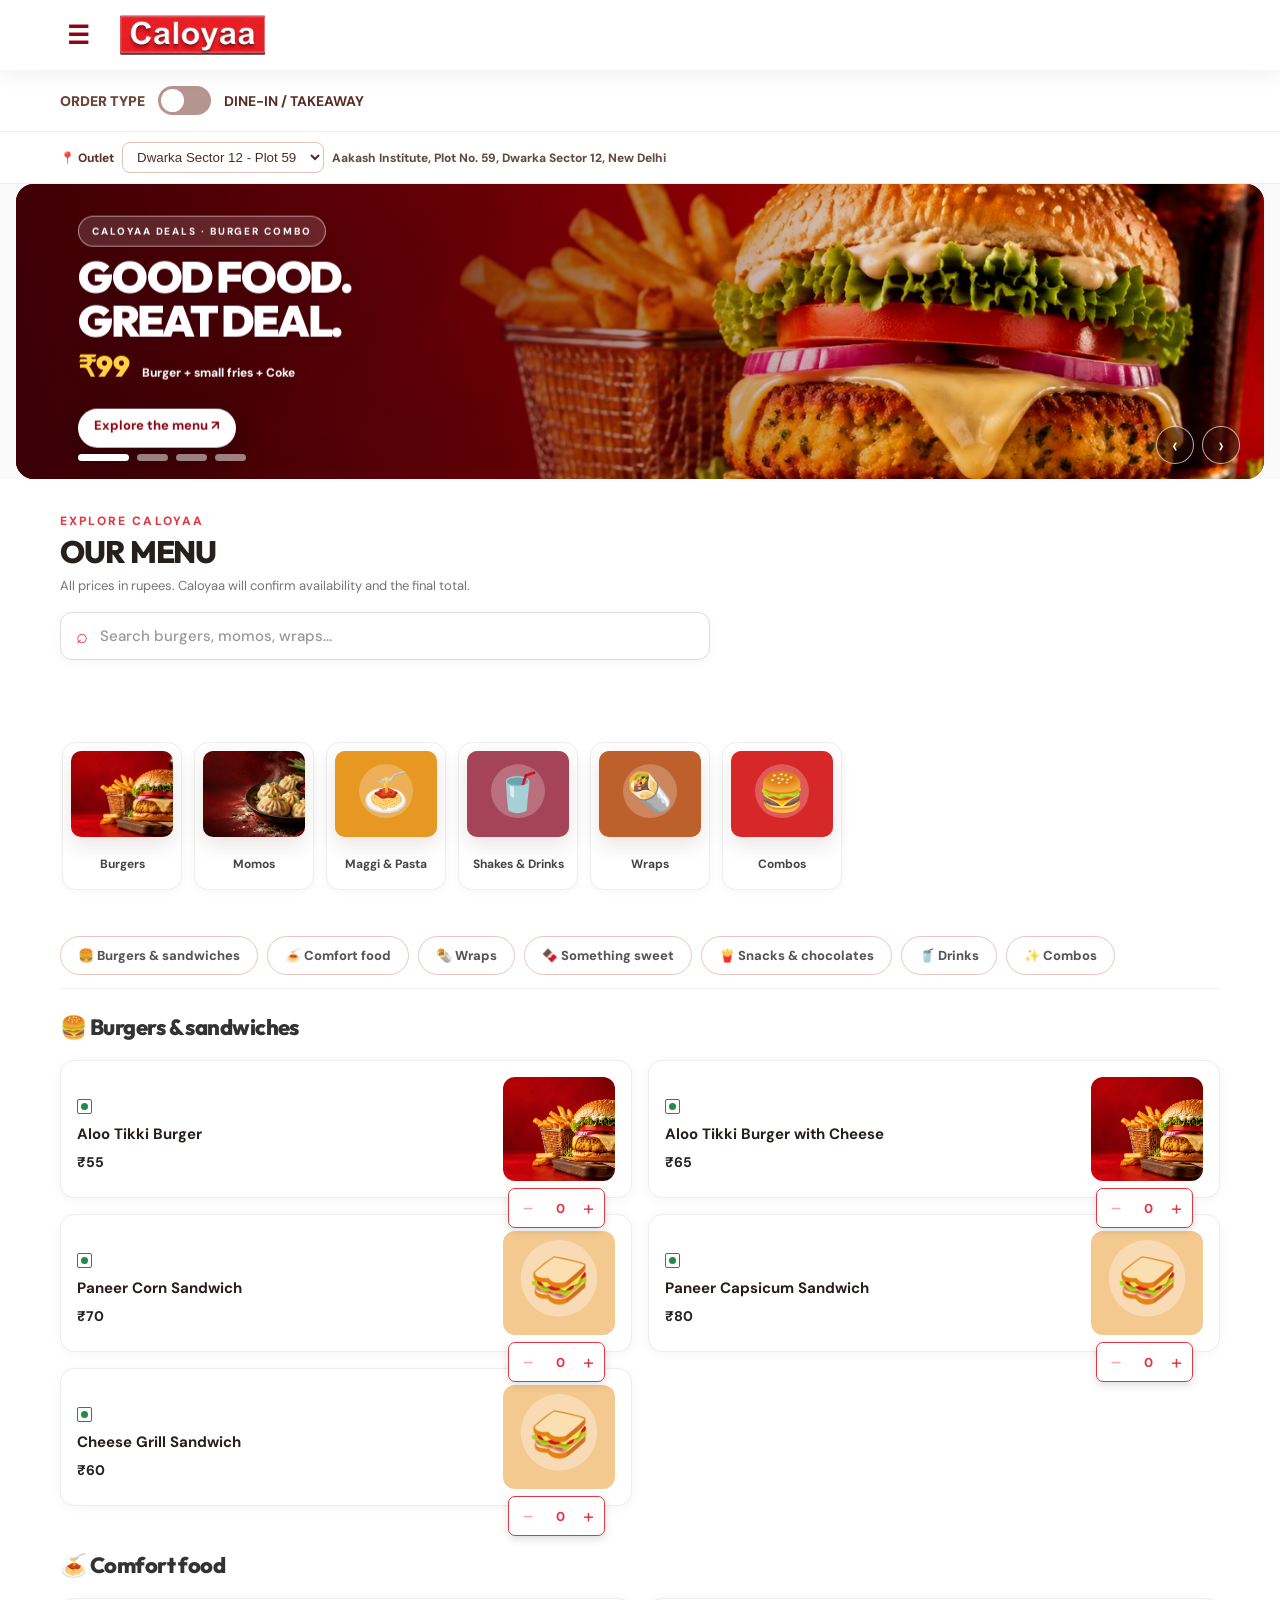
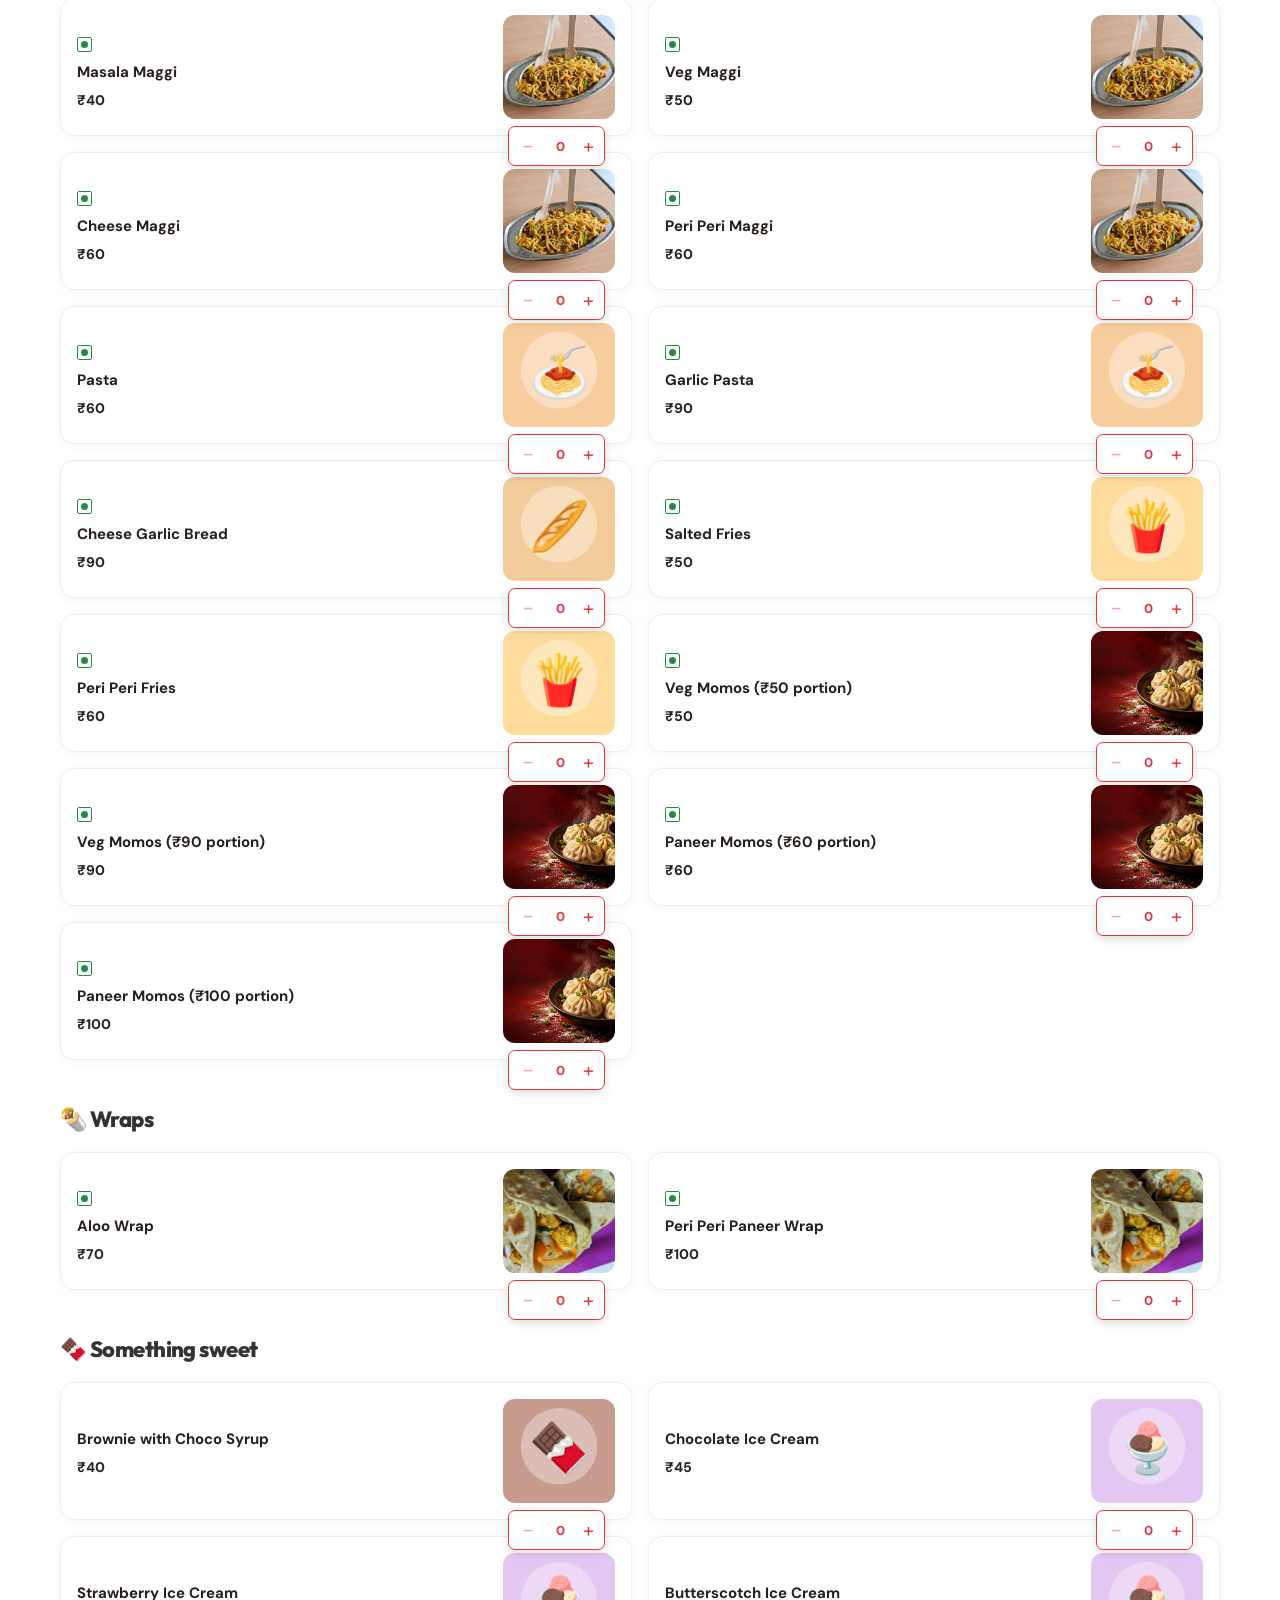
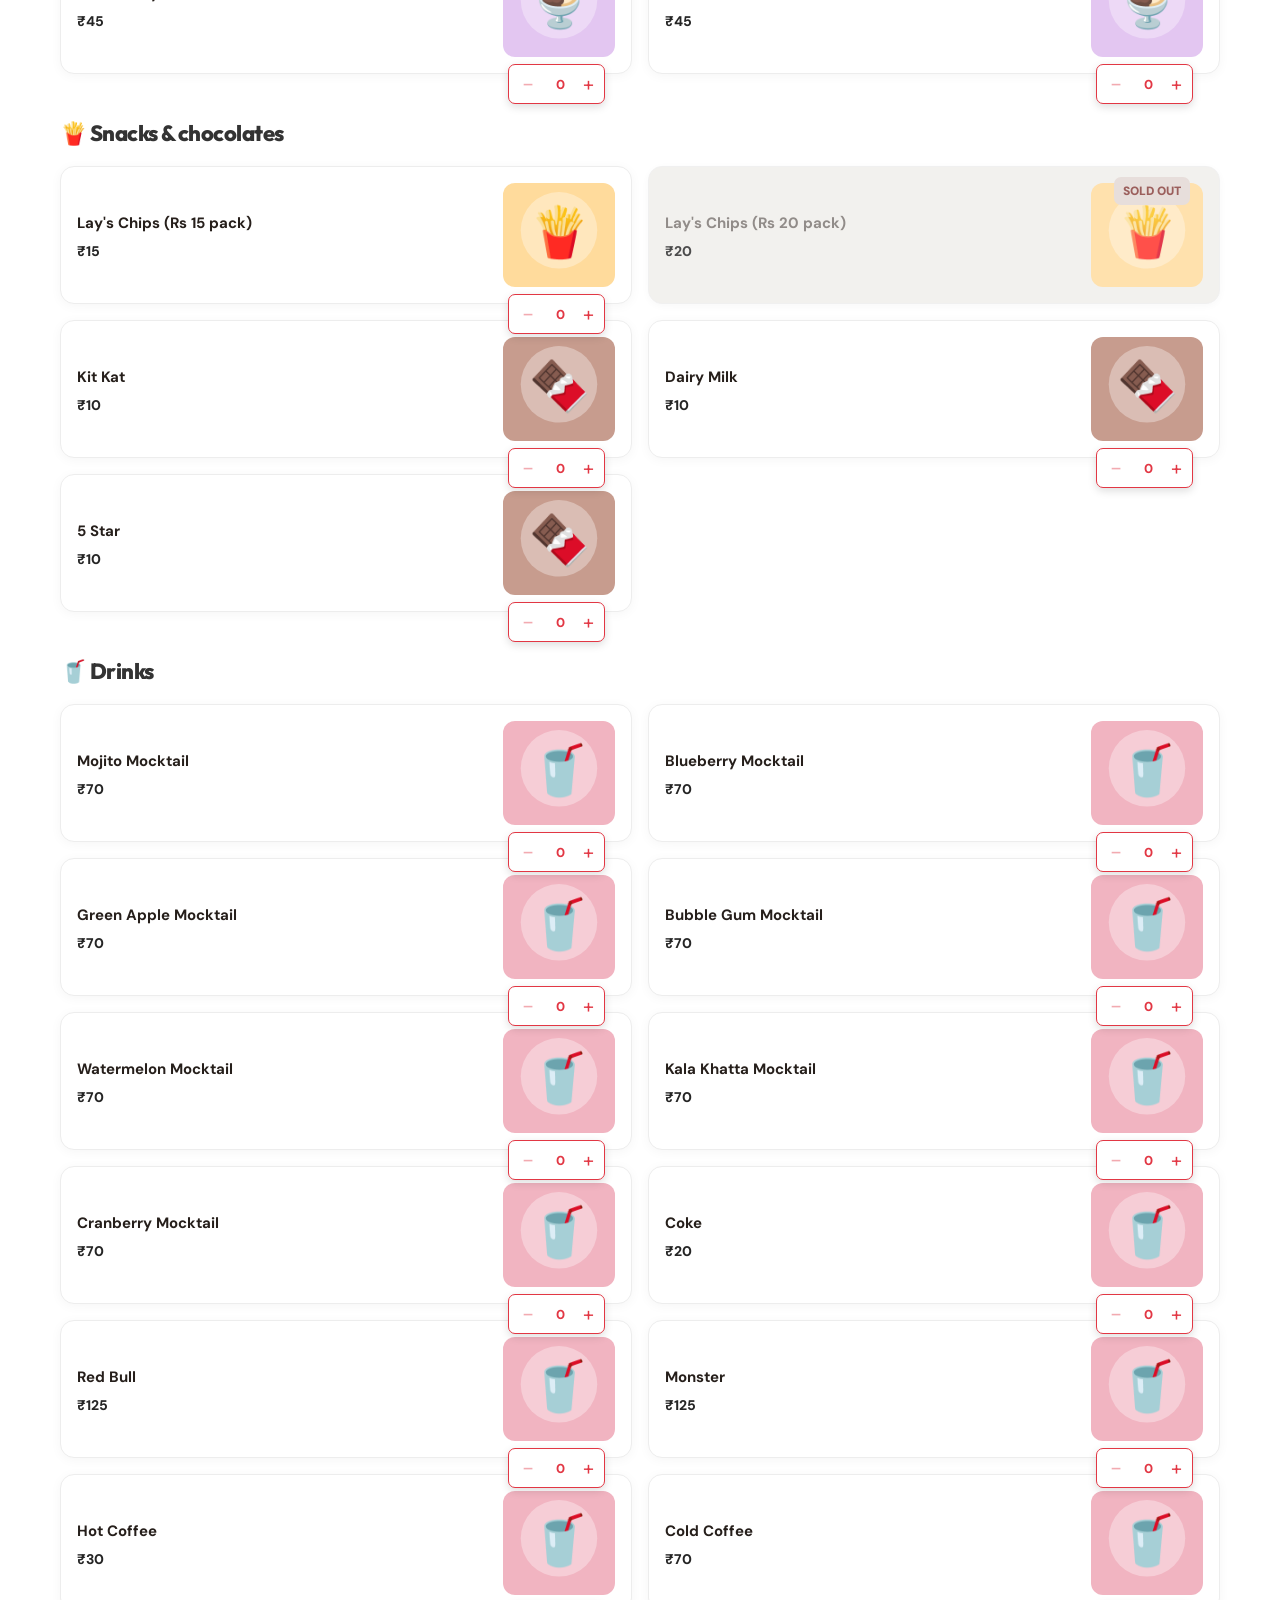
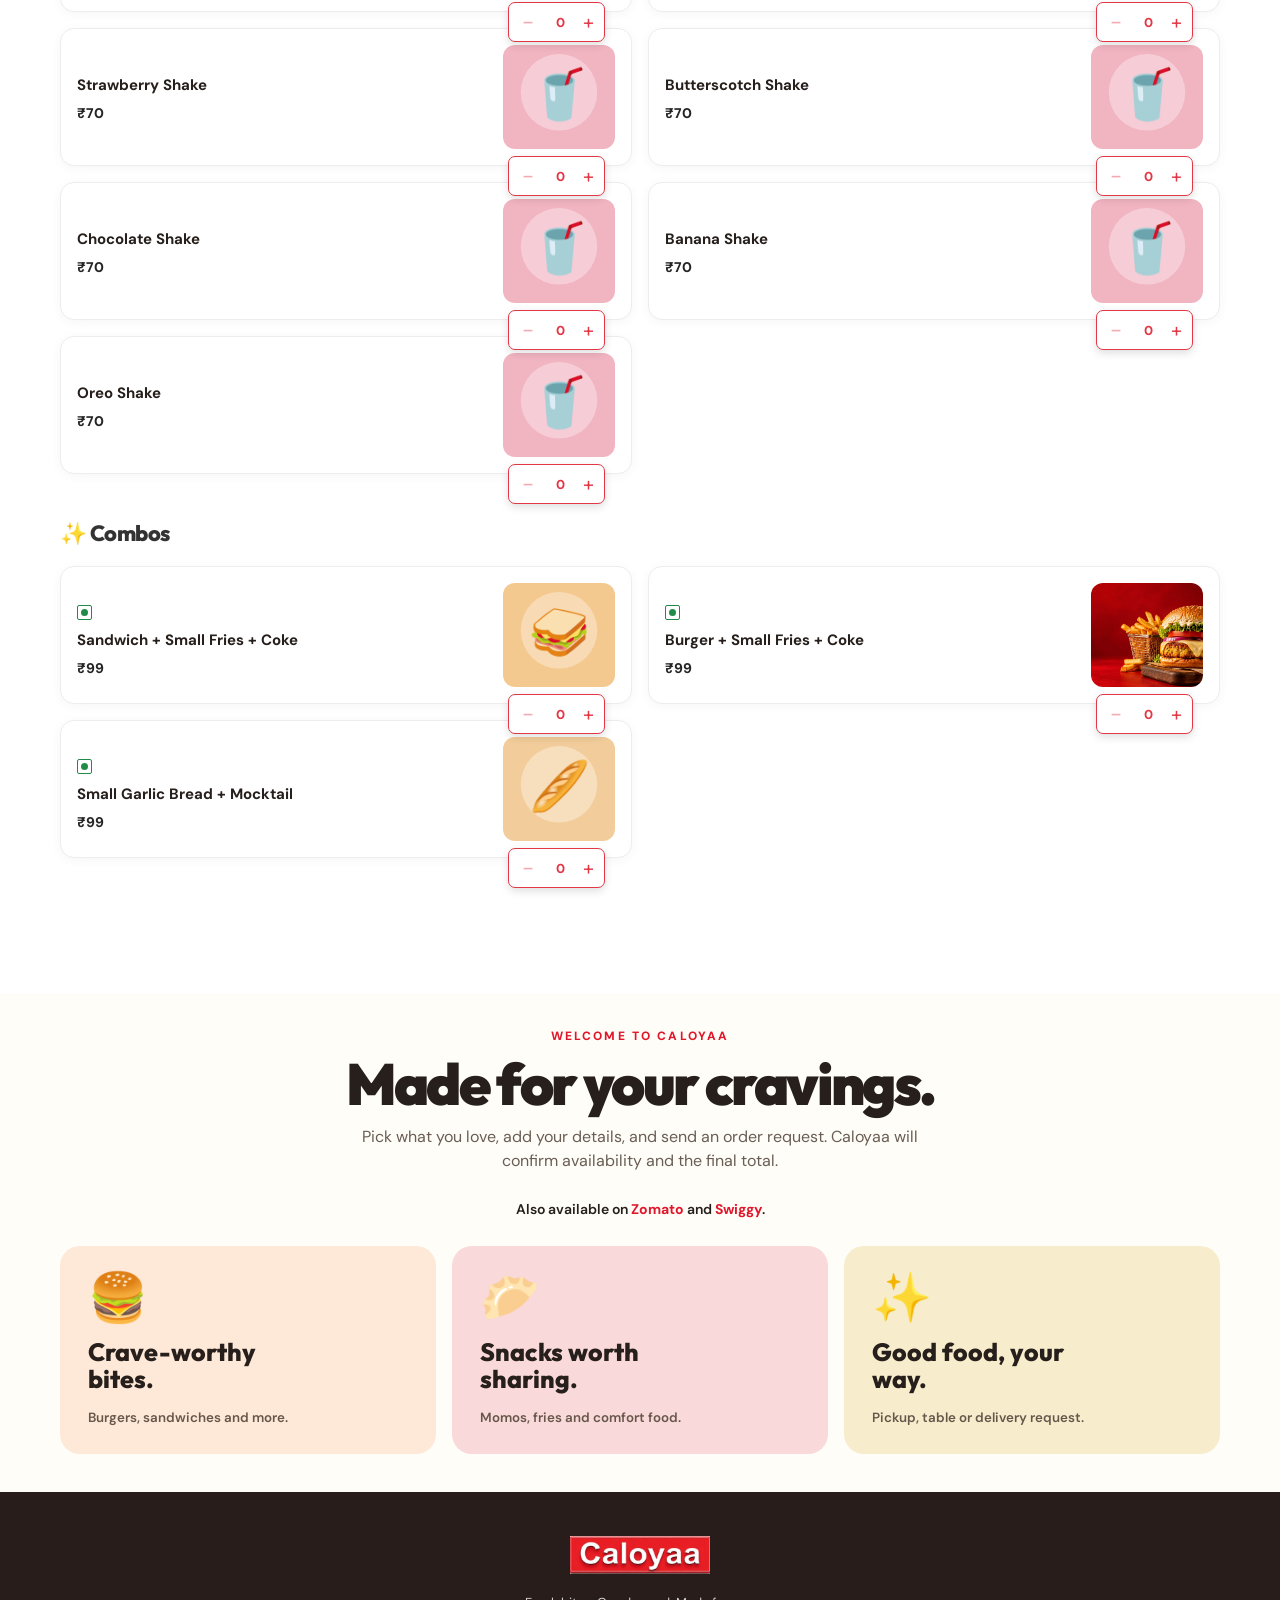
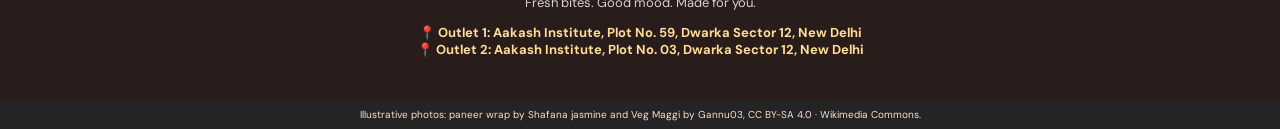
<file: index.html>
<!doctype html><style>.admin-entry{display:none!important}</style><script>document.addEventListener('DOMContentLoaded',()=>document.querySelector('.admin-entry')?.remove())</script><script>document.addEventListener('DOMContentLoaded',()=>{let m=document.createElement('link');m.rel='manifest';m.href='/manifest.webmanifest';document.head.append(m)})</script><script defer src="/caloyaa-catalog.js"></script><link rel="stylesheet" href="/caloyaa-catalog.css"><html lang="en"><head><link rel="manifest" href="/manifest.webmanifest"><link rel="icon" href="/icon.svg" type="image/svg+xml"><link rel="apple-touch-icon" href="/icon.svg"><meta name="apple-mobile-web-app-capable" content="yes"><script src="/pwa.js" defer></script><meta charset="UTF-8"><meta name="viewport" content="width=device-width,initial-scale=1"><meta name="theme-color" content="#d80f22"><meta name="description" content="Caloyaa: burgers, momos, shakes and more. Build your order and send it on WhatsApp."><meta property="og:title" content="Caloyaa | Fresh bites, big flavour"><meta property="og:description" content="Explore the menu and request an order on WhatsApp."><title>Caloyaa | Order online</title><link rel="preconnect" href="https://fonts.googleapis.com"><link rel="preconnect" href="https://fonts.gstatic.com" crossorigin><link href="https://fonts.googleapis.com/css2?family=DM+Sans:wght@400;500;600;700;800&family=Outfit:wght@400;500;600;700;800;900&display=swap" rel="stylesheet"><style>.admin-entry{display:none!important}
:root{--red:#e2162b;--deep:#8e0615;--ink:#261f1b;--cream:#fff8ed;--line:#eaded3}*{box-sizing:border-box}[hidden]{display:none!important}html{scroll-behavior:smooth}body{margin:0;color:var(--ink);background:#fffdf8;font-family:'DM Sans',Arial,sans-serif}button,input,textarea{font:inherit}button{cursor:pointer}a{color:inherit}.offer{background:#261b19;color:#fff;text-align:center;padding:10px 14px;font-size:12px;font-weight:800;letter-spacing:.06em}.offer span{color:#ffcf71}.nav{display:flex;align-items:center;justify-content:space-between;gap:24px;max-width:1240px;margin:auto;padding:15px 24px}.logo{display:block;width:159px;height:44px;object-fit:contain;object-position:left}.nav-links{display:flex;align-items:center;gap:28px;font-weight:800;font-size:13px}.nav-links a{text-decoration:none}.nav-links a:hover{color:var(--red)}.nav-order,.pill-btn{border:0;border-radius:999px;padding:12px 22px;background:var(--red);color:#fff;font-weight:800;text-decoration:none;white-space:nowrap}.mast{padding:0 16px}.slider{position:relative;max-width:1540px;height:480px;margin:auto;border-radius:24px;overflow:hidden;background:#990a14;color:#fff}.slide{position:absolute;inset:0;opacity:0;pointer-events:none;transition:opacity .65s ease}.slide.active{opacity:1;pointer-events:auto}.slide:before{content:"";position:absolute;inset:0;background:linear-gradient(90deg,rgba(67,0,5,.86) 0%,rgba(81,0,7,.56) 34%,rgba(64,0,8,0) 80%);z-index:1}.slide img{width:100%;height:100%;object-fit:cover;object-position:center}.slide-content{position:absolute;left:max(5%,28px);top:50%;transform:translateY(-50%);z-index:2;width:min(470px,51%)}.eyebrow{font-size:12px;letter-spacing:.19em;font-weight:800;text-transform:uppercase}.slide h1{font:900 clamp(42px,5.2vw,83px)/.98 'Outfit',Arial,sans-serif;letter-spacing:-.055em;margin:15px 0 16px;text-transform:uppercase}.slide p{font-size:18px;line-height:1.45;max-width:400px;margin:0 0 29px}.slide .pill-btn{background:#fff;color:var(--deep);display:inline-block}.slide .pill-btn:hover{background:#ffe2b1}.slide-controls{position:absolute;z-index:3;bottom:25px;left:max(5%,28px);display:flex;gap:8px}.slide-controls button{width:31px;height:7px;border:0;border-radius:8px;background:#ffffff80;padding:0}.slide-controls button.active{width:51px;background:#fff}.slide-arrows{position:absolute;right:24px;bottom:20px;display:flex;gap:8px;z-index:3}.slide-arrows button{width:38px;height:38px;border:1px solid #ffffffab;border-radius:50%;background:#260b0b80;color:#fff;font-size:22px}.slide-arrows button:hover{background:#fff;color:var(--red)}.ticker{background:var(--red);color:#fff;overflow:hidden;white-space:nowrap;margin-top:16px;padding:14px 0;font:800 14px 'Outfit',sans-serif;letter-spacing:.13em}.ticker-track{display:inline-block;animation:marquee 28s linear infinite}.ticker-track span{padding:0 22px}.ticker-track i{font-style:normal;color:#ffde77}@keyframes marquee{to{transform:translateX(-50%)}}.wrap{width:min(1160px,calc(100% - 40px));margin:auto}.intro{text-align:center;padding:75px 0 32px}.section-kicker{font-weight:800;color:var(--red);letter-spacing:.18em;font-size:12px}.intro h2,.section-head h2{font:900 clamp(34px,4.6vw,58px)/1.04 'Outfit',sans-serif;letter-spacing:-.045em;margin:10px 0}.intro p,.section-head p{color:#695d54;line-height:1.55;margin:8px auto;max-width:580px}.platforms{text-align:center;font-size:14px;font-weight:600;margin:0 0 28px}.platforms strong{color:var(--red)}.promo-grid{display:grid;grid-template-columns:repeat(3,1fr);gap:16px;margin:10px 0 80px}.promo{border-radius:20px;padding:28px;min-height:208px;display:flex;flex-direction:column;align-items:flex-start;justify-content:space-between;background:#fee8d7;position:relative;overflow:hidden}.promo:nth-child(2){background:#f9d9d9}.promo:nth-child(3){background:#f7edcd}.promo .icon{font-size:48px;line-height:1}.promo strong{font:800 25px/1.06 'Outfit',sans-serif;max-width:210px}.promo small{font-weight:600;color:#67574b}.promo b{color:var(--red)}.menu-section{background:#fff7ef;padding:75px 0}.section-head{text-align:center}.category-nav{display:flex;gap:9px;overflow:auto;padding:18px 0 30px;scrollbar-width:thin}.category-nav a{border:1px solid #e6c8c1;background:#fff;border-radius:100px;padding:10px 17px;text-decoration:none;white-space:nowrap;font-size:13px;font-weight:800}.category-nav a:hover,.category-nav a:focus{background:var(--red);color:#fff}.food-group{margin:24px 0 45px;scroll-margin-top:20px}#momos-items{scroll-margin-top:20px}.food-group h3{font:800 27px 'Outfit',sans-serif;margin:0 0 19px;letter-spacing:-.025em}.menu-grid{display:grid;grid-template-columns:repeat(2,minmax(0,1fr));gap:13px}.menu-item{background:#fff;border:1px solid #efded4;border-radius:14px;display:flex;align-items:center;justify-content:space-between;padding:16px 17px;min-height:87px;gap:10px;box-shadow:0 3px 12px #541a0a06}.item-info{min-width:0}.item-info strong{display:block;font-size:15px;line-height:1.24}.item-info span{display:block;font-weight:800;color:var(--red);margin-top:6px}.qty{display:flex;align-items:center;gap:7px;flex:none}.qty button{width:34px;height:34px;border:1px solid #edbbc0;background:#fff5f3;color:var(--red);border-radius:50%;font-size:22px;line-height:1}.qty button:last-child{background:var(--red);color:#fff;border-color:var(--red)}.qty button:disabled{opacity:.42;cursor:not-allowed}.qty output{text-align:center;min-width:18px;font-weight:800}.order-layout{display:grid;grid-template-columns:1fr .85fr;gap:35px;padding:78px 0}.form-grid{display:grid;grid-template-columns:1fr 1fr;gap:16px}.form-grid label{font-size:13px;font-weight:800;display:grid;gap:7px}.form-grid .span{grid-column:1/-1}.form-grid input:not([type=checkbox]),.form-grid textarea{width:100%;min-height:48px;padding:12px 14px;border:1px solid #decfc8;border-radius:9px;background:white;color:var(--ink);font-size:15px}.form-grid textarea{resize:vertical}.form-grid input:focus,.form-grid textarea:focus{outline:2px solid var(--red);outline-offset:1px}.form-grid fieldset{border:0;margin:0;padding:0}.form-grid legend{font-size:13px;font-weight:800;margin-bottom:9px}.mode-choice{display:flex;flex-wrap:wrap;gap:8px}.mode-choice button{padding:11px 14px;background:#fff;border:1px solid #dfc8c1;border-radius:9px;font-weight:700;font-size:13px}.mode-choice button.chosen{background:var(--red);color:#fff;border-color:var(--red)}.pre{display:flex!important;align-items:center;gap:12px;background:#fff2dc;border-radius:10px;padding:14px}.pre input{width:21px;height:21px;accent-color:var(--red)}.pre span{display:grid;gap:3px}.pre small{font-weight:400;color:#655c50}.summary{background:#fff;border:1px solid #ecdad4;border-radius:19px;box-shadow:0 15px 45px #3e100d0e;padding:25px;height:max-content;position:sticky;top:15px}.summary-title{display:flex;justify-content:space-between;align-items:center;border-bottom:1px solid var(--line);padding-bottom:14px;margin-bottom:12px}.summary-title h3{font:800 27px 'Outfit';margin:0}.summary-title strong{color:var(--red);font-size:13px}.summary-row{display:flex;justify-content:space-between;gap:12px;padding:7px 0;font-size:14px}.summary-row b{white-space:nowrap}.summary-row.subtotal{border-top:1px solid var(--line);margin-top:12px;padding-top:14px}.summary-row.grand{border-top:1px solid var(--line);margin-top:8px;padding-top:15px;font-size:22px;color:var(--red);font-weight:800}.empty,.disclaimer,.send-note{color:#6f625e;font-size:12px;line-height:1.5}.empty{padding:17px 0}.disclaimer{margin:15px 0}.error{color:#a11222;background:#ffebeb;border-radius:7px;padding:10px;font-size:13px}.order-button,.copy-button{width:100%;border-radius:9px;min-height:51px;font-weight:800;font-size:15px}.order-button{background:#25a65a;color:white;border:0}.order-button:hover{background:#168248}.copy-button{background:#fff;color:var(--red);border:1px solid #eaa6ae;margin-top:9px}.closing{background:#291d1b;color:#fff;padding:42px 20px;text-align:center}.closing img{width:140px;height:42px;object-fit:contain}.closing p{font-size:13px;opacity:.8;margin-bottom:0}.sticky-order{display:none}@media(max-width:800px){.slider{height:400px}.slide-content{width:57%}.slide h1{font-size:48px}.promo-grid{grid-template-columns:1fr 1fr}.order-layout{grid-template-columns:1fr}.summary{position:static}}@media(max-width:620px){.nav{padding:12px 18px}.logo{width:135px;height:38px}.nav-links a:not(.nav-order){display:none}.nav-order{padding:10px 15px;font-size:12px}.mast{padding:0 10px}.slider{height:488px;border-radius:17px}.slide:before{background:linear-gradient(0deg,rgba(58,0,5,.93) 0%,rgba(62,0,5,.62) 42%,rgba(62,0,5,.03) 85%)}.slide img{object-position:64% top}.slide-content{width:calc(100% - 50px);top:auto;bottom:56px;left:25px;transform:none}.slide h1{font-size:48px;margin:10px 0 9px}.slide p{font-size:14px;margin-bottom:17px}.slide .pill-btn{font-size:13px;padding:10px 17px}.slide-controls{left:25px;bottom:21px}.slide-arrows{bottom:12px;right:15px}.slide-arrows button{width:31px;height:31px;font-size:17px}.ticker{font-size:12px;padding:11px 0;margin-top:10px}.wrap{width:calc(100% - 28px)}.intro{padding:48px 6px 23px}.intro h2,.section-head h2{font-size:36px}.promo-grid{grid-template-columns:1fr 1fr;gap:9px;margin-bottom:50px}.promo{padding:17px;min-height:176px}.promo strong{font-size:20px}.promo .icon{font-size:32px}.promo:nth-child(3){grid-column:1/-1;min-height:120px}.menu-section{padding:45px 0}.category-nav{padding:18px 0}.food-group{margin:16px 0 35px}.food-group h3{font-size:24px}.menu-grid{grid-template-columns:1fr;gap:8px}.menu-item{min-height:74px;padding:12px 13px}.item-info strong{font-size:14px}.order-layout{padding:50px 0 75px;gap:30px}.form-grid{grid-template-columns:1fr}.summary{padding:19px}.sticky-order{display:block;position:fixed;bottom:0;left:0;right:0;background:#fff;padding:10px 16px max(10px,env(safe-area-inset-bottom));box-shadow:0 -4px 22px #120b0b1c;z-index:10}.sticky-order a{display:block;text-align:center;background:var(--red);border-radius:9px;color:#fff;text-decoration:none;padding:12px;font-weight:800;font-size:14px}.closing{padding-bottom:110px}}@media(prefers-reduced-motion:reduce){*,*:before,*:after{scroll-behavior:auto!important;animation:none!important;transition:none!important}}
/* Menu-first storefront inspired by the reference layout, retaining Caloyaa branding. */
.menu-toggle{border:0;background:transparent;color:var(--deep);font-size:25px;font-weight:800;padding:5px 7px;line-height:1}.service-bar{display:flex;align-items:center;justify-content:center;gap:13px;padding:13px 12px;background:#fff;color:#6b443a;font-size:14px;font-weight:900;text-transform:uppercase}.service-bar strong{color:#592d26}.service-switch{padding:0;border:0;background:transparent}.switch-track{display:flex;align-items:center;width:53px;height:29px;border-radius:30px;background:#9b4e46;padding:3px}.switch-track i{display:block;width:23px;height:23px;border-radius:50%;background:#fff;transform:translateX(24px);transition:transform .2s}.service-switch[aria-checked=false] .switch-track{background:#b6948f}.service-switch[aria-checked=false] i{transform:translateX(0)}.quick-menu{position:absolute;left:12px;top:93px;background:#fff;z-index:20;border:1px solid #ead6d0;border-radius:14px;box-shadow:0 15px 36px #351b1724;display:grid;padding:9px;min-width:190px}.quick-menu[hidden]{display:none}.quick-menu a{font-size:14px;padding:10px 13px;text-decoration:none;border-radius:7px;font-weight:800}.quick-menu a:hover{background:#fff1e9}.quick-menu .admin-entry{border-top:1px solid #ead6d0;margin-top:4px;padding-top:13px;color:#754231;font-size:12px}.address-strip{border-bottom:1px solid #e8d8cf;background:#fff;text-align:center;border-radius:0;font-size:13px;padding:10px}.see-all{float:right;font:800 15px 'DM Sans',sans-serif;text-decoration:none;color:#754231;padding:12px 0}.menu-section{padding:39px 0;background:#fffbf5}.menu-section .section-head{text-align:left}.menu-section .section-head h2{font-size:35px;margin:6px 0}.menu-section .section-head p{margin:7px 0}.category-tiles{grid-template-columns:repeat(3,minmax(0,1fr));max-width:830px}.category-tile img{aspect-ratio:1.25;object-fit:cover}.intro{padding:35px 0 18px}.promo-grid{margin-bottom:38px}.nav-links{display:none}.nav{max-width:none;padding:13px max(20px,calc((100vw - 1150px)/2));background:#fff}.nav .logo{width:150px}
@media(max-width:620px){.nav{padding:10px 13px}.nav .logo{width:115px;height:36px}.menu-toggle{font-size:21px;padding:4px}.service-bar{font-size:12px;gap:8px;padding:12px 6px}.address-strip{font-size:11px}.slider{height:355px}.slide-content{bottom:32px}.slide h1{font-size:36px}.slide .deal-price{font-size:38px}.ticker{margin-top:0}.menu-section{padding:25px 0}.menu-section .section-head h2{font-size:29px;margin:6px 0}.see-all{font-size:13px;padding:7px 0}.category-tiles{grid-template-columns:repeat(3,minmax(0,1fr));margin:22px 0 8px}.category-tile img{aspect-ratio:1.05}.category-tile strong{font-size:12px}.intro{padding-top:30px}}

.nav{justify-content:initial}.nav-links{margin-left:auto}.header-cart{border:1px solid #efc6ca;background:#fff;color:var(--deep);font-weight:800;border-radius:999px;padding:10px 14px;white-space:nowrap}.header-cart b{display:inline-grid;place-items:center;background:var(--red);color:white;min-width:21px;height:21px;border-radius:50%;padding:0 5px}.address-strip{background:#fff3e7;text-align:center;color:#5d3226;padding:9px 15px;font-size:12px;font-weight:800}.cafe-address{opacity:1!important;color:#ffdc99;font-weight:700}.sticky-order button{display:block;width:100%;background:var(--red);color:#fff;border:0;border-radius:9px;padding:12px;font-size:14px;font-weight:800}.cart-overlay{position:fixed;inset:0;z-index:30}.cart-backdrop{position:absolute;inset:0;background:#170a09a6}.cart-panel{position:absolute;right:0;top:0;bottom:0;width:min(460px,100%);background:#fffdf8;display:flex;flex-direction:column;box-shadow:-8px 0 30px #0002}.cart-heading{padding:20px 20px 14px;border-bottom:1px solid #ecd8ca;display:flex;align-items:center;justify-content:space-between}.cart-heading h2{font:900 26px 'Outfit',sans-serif;margin:0}.cart-heading span{display:block;font:700 12px 'DM Sans',sans-serif;color:#986553}.cart-heading button{border:0;background:#f8e7df;border-radius:50%;width:37px;height:37px;font-size:19px}.drawer-items{overflow:auto;flex:1;padding:15px 19px}.drawer-item{border-bottom:1px solid #e9ddd4;padding:14px 0;display:flex;gap:12px;justify-content:space-between}.drawer-item strong{display:block;font-size:14px}.drawer-item small{display:block;color:var(--red);font-weight:800;margin-top:6px}.drawer-controls{display:flex;align-items:center;gap:8px}.drawer-controls button{background:#fff3ef;border:1px solid #e8bbb9;border-radius:50%;color:var(--red);width:32px;height:32px;font-size:21px}.drawer-controls .remove-item{font-size:15px;background:#fff;border:0;text-decoration:underline;border-radius:0;width:auto;padding:0 4px}.drawer-bottom{border-top:1px solid #ecd8ca;padding:16px 19px max(18px,env(safe-area-inset-bottom))}.drawer-total{display:flex;justify-content:space-between;font-weight:800}.drawer-total strong{font-size:23px;color:var(--red)}.drawer-bottom p{color:#77655b;font-size:12px;line-height:1.4}.drawer-bottom>button{width:100%;border:0;background:var(--red);color:#fff;border-radius:9px;min-height:49px;font-weight:800}.drawer-bottom>button:disabled{opacity:.5}body.cart-active{overflow:hidden}
@media(max-width:620px){.nav{gap:8px}.nav-links{margin-left:auto}.nav-order{display:none}.header-cart{padding:7px 9px;font-size:13px}.header-cart span{display:none}.address-strip{font-size:11px;padding:7px 10px}.cart-panel{width:100%}.cart-heading{padding-top:22px}.drawer-bottom{padding-bottom:max(80px,env(safe-area-inset-bottom))}}
.payment-step{border:1px solid #e9c9bf;border-radius:15px;padding:18px;background:#fff9ee;margin:18px 0}.payment-step h4{font:800 21px 'Outfit',sans-serif;margin:0 0 9px}.payment-step p{font-size:14px;line-height:1.5}.payment-step small{display:block;font-size:12px;color:#67594d;line-height:1.45;margin:7px 0 12px}#pay-qr{display:flex;align-items:center;justify-content:center;margin:14px auto;background:#fff;padding:12px;width:min(100%,246px);min-height:220px;border-radius:13px;border:1px solid #eee0d4}#pay-qr svg{display:block;width:100%;max-width:220px;height:auto;aspect-ratio:1}.pay-link{display:block;text-align:center;border-radius:9px;background:#442b70;color:#fff;text-decoration:none;padding:12px;font-weight:800;font-size:14px}.utr-label{display:grid;gap:7px;font-size:13px;font-weight:800}.utr-label input{height:48px;border:1px solid #d6bbb3;border-radius:9px;padding:12px;font-size:15px;max-width:100%}.order-button:disabled{opacity:.5;cursor:not-allowed}
.slider{background:#a50613}.slide:before{background:linear-gradient(90deg,rgba(88,0,6,.96),rgba(113,2,8,.65) 43%,rgba(80,0,8,.02) 89%)}
.slide-content{background:transparent}.slide .deal-price{display:flex;align-items:baseline;gap:12px;color:#ffd241;font:900 clamp(36px,5vw,64px)/1 'Outfit',sans-serif;margin:0 0 26px!important;text-shadow:0 3px 13px #58000a}.slide .deal-price small{font:800 15px/1.25 'DM Sans',sans-serif;color:#fff;max-width:180px}
.category-tiles{display:grid;grid-template-columns:repeat(6,minmax(0,1fr));gap:14px;margin:26px 0 16px}.category-tile{text-decoration:none;text-align:center;display:grid;gap:10px;font:800 14px/1.2 'Outfit',sans-serif}.category-tile img{width:100%;aspect-ratio:1.13;object-fit:cover;border-radius:15px;background:#ecc7a0;box-shadow:0 7px 20px #511d1720}.category-tile:hover img{transform:translateY(-3px);transition:transform .2s}.category-tile strong{min-height:34px}
.bottom-nav{display:none}.menu-section{background:#fffaf3}.order-button{background:var(--red)}.order-button:hover{background:var(--deep)}
@media(max-width:800px){.category-tiles{grid-template-columns:repeat(3,1fr)}}
@media(max-width:620px){.mast{padding:0}.slider{height:400px;border-radius:0}.slide img{object-position:64% center}.slide-content{bottom:42px;left:20px;width:calc(100% - 40px)}.slide h1{font-size:38px;margin:9px 0}.slide .deal-price{font-size:39px;display:block;margin-bottom:14px!important}.slide .deal-price small{display:block;font-size:12px;margin-top:5px}.slide-controls{bottom:12px;left:20px}.slide-arrows{bottom:7px}.category-tiles{grid-template-columns:repeat(3,minmax(0,1fr));gap:13px 9px}.category-tile{font-size:12px;gap:6px}.category-tile img{border-radius:11px}.category-tile strong{min-height:30px}.menu-section{padding-top:34px}.intro{padding-top:28px}.bottom-nav{display:flex;position:fixed;z-index:12;bottom:0;left:0;right:0;justify-content:space-around;background:#fff;border-top:1px solid #e9ddd5;padding:7px 8px max(7px,env(safe-area-inset-bottom));box-shadow:0 -4px 20px #2304041a}.bottom-nav a{display:grid;text-align:center;justify-items:center;text-decoration:none;color:var(--deep);font-size:11px;font-weight:800;min-width:65px;gap:1px}.bottom-nav span{font-size:23px;line-height:25px}.sticky-order{bottom:64px;padding:7px 14px}.closing{padding-bottom:145px}.order-layout{padding-bottom:100px}}

.address-strip{display:flex;align-items:center;justify-content:center;gap:8px;flex-wrap:wrap}.address-strip label{font-weight:800}.address-strip select{border:1px solid #dbc4b8;border-radius:8px;padding:6px 10px;background:#fff;font:800 13px inherit;color:#4f2b25}.address-strip span{color:#634b42}.menu-item.sold-out{background:#f0eeeb;color:#79736f;opacity:.82}.menu-item.sold-out .item-info span{color:#79736f}.menu-item.sold-out .qty{display:none}.sold-out-badge{font-size:12px;font-weight:900;text-transform:uppercase;color:#863c39;background:#e2d7d3;padding:6px 9px;border-radius:7px;white-space:nowrap}.stock-banner{border-radius:8px;background:#fff2e0;color:#573421;padding:10px 14px;font-weight:800;font-size:13px;margin:10px 0}.stock-banner[hidden]{display:none}</style><style id="caloyaa-visual-upgrade">.slider{box-shadow:0 24px 62px #3e100d33}.slide:before{background:linear-gradient(90deg,rgba(56,0,7,.91) 0%,rgba(67,0,9,.68) 34%,rgba(64,0,8,.04) 78%)}.slide img{filter:saturate(1.08) contrast(1.04)}.slide-content{filter:drop-shadow(0 3px 14px #2b00089c)}.slide .eyebrow{display:inline-block;background:#ffffff24;border:1px solid #ffffff80;border-radius:30px;padding:8px 13px;backdrop-filter:blur(5px)}.slide .pill-btn{box-shadow:0 8px 24px #1d000747}.category-tile{transition:transform .25s ease,box-shadow .25s ease}.category-tile:hover{transform:translateY(-5px);box-shadow:0 16px 30px #6d120d21}.menu-item{transition:transform .2s ease,box-shadow .2s ease}.menu-item:hover{transform:translateY(-2px);box-shadow:0 9px 20px #541a0a16}@media(max-width:620px){.slide:before{background:linear-gradient(0deg,rgba(45,0,5,.95) 0%,rgba(52,0,6,.64) 48%,rgba(52,0,6,.04) 91%)}.slide img{object-position:center 40%}.slide-content{filter:drop-shadow(0 2px 7px #230005aa)}.slider{box-shadow:none}.slide .eyebrow{font-size:10px;padding:6px 9px}}</style></head><body>

<header class="nav"><button class="menu-toggle" id="menu-toggle" type="button" aria-label="Open menu" aria-expanded="false">☰</button><a href="#top" aria-label="Caloyaa home"><img class="logo" src="[data-uri]" alt="Caloyaa"></a><nav class="nav-links"><a href="#menu">Menu</a><a href="#how">How it works</a><a class="nav-order" href="#order">Start an order ↗</a></nav><button class="header-cart" id="header-cart" type="button" aria-label="View cart, 0 items" hidden>🛒 <span>Cart</span> <b id="cart-count">0</b></button></header><div class="service-bar"><span>Order type</span><button type="button" class="service-switch" id="service-switch" role="switch" aria-checked="false" aria-label="Switch between delivery request and dine-in or takeaway"><span class="switch-track"><i></i></span></button><strong id="service-label">Dine-in / Takeaway</strong></div><div class="address-strip"><label for="outlet-select">📍 Outlet</label> <select id="outlet-select" aria-label="Order outlet"></select><span id="outlet-address"></span></div><nav class="quick-menu" id="quick-menu" aria-label="Site menu" hidden><a href="#top">Home</a><a href="#deals">Deals</a><a href="#menu">Our Menu</a><a href="#order">Order</a><a href="#contact">Cafe address</a><a class="admin-entry" href="https://github.com/caloyaa-cafe/caloyaa-cafe.github.io/actions/workflows/stock-toggle.yml" target="_blank" rel="noopener noreferrer" aria-label="Admin login, opens GitHub in a new tab">Admin login ↗</a></nav>
<main id="top"><div class="mast"><section class="slider" id="deals" aria-label="Featured food promotions" aria-roledescription="carousel"><article class="slide active" aria-label="1 of 4"><img src="/hero-1.jpg" alt="Illustrative veggie burger, fries and cola"><div class="slide-content"><div class="eyebrow">CALOYAA DEALS · BURGER COMBO</div><h1>GOOD FOOD.<br>GREAT DEAL.</h1><p class="deal-price">₹99 <small>Burger + small fries + Coke</small></p><a class="pill-btn" href="#menu">Explore the menu ↗</a></div></article><article class="slide" aria-label="2 of 4" aria-hidden="true"><img src="/hero-2.jpg" alt="Illustrative plate of steamed momos with chili dip"><div class="slide-content"><div class="eyebrow">CALOYAA FAVOURITES · MOMOS</div><h1>MOMOS<br>HIT DIFFERENT.</h1><p class="deal-price">From ₹50 <small>Veg momos · ₹50 portion</small></p><a class="pill-btn" href="#menu">Explore the menu ↗</a></div></article><article class="slide" aria-label="3 of 4" aria-hidden="true"><img src="/hero-3.jpg" alt="Illustrative peri peri paneer wrap served with fresh vegetables"><div class="slide-content"><div class="eyebrow">CALOYAA FAVOURITES · WRAPS</div><h1>WRAP IT.<br>LOVE IT.</h1><p class="deal-price">₹100 <small>Peri Peri Paneer Wrap</small></p><a class="pill-btn" href="#category-2">Explore wraps ↗</a></div></article><article class="slide" aria-label="4 of 4" aria-hidden="true"><img src="/hero-4.jpg" alt="Illustrative vegetarian Maggi noodles"><div class="slide-content"><div class="eyebrow">CALOYAA FAVOURITES · MAGGI</div><h1>COMFORT IN<br>EVERY BITE.</h1><p class="deal-price">₹50 <small>Veg Maggi</small></p><a class="pill-btn" href="#category-1">Explore Maggi ↗</a></div></article><div class="slide-controls" aria-label="Choose featured promotion"><button class="active" type="button" aria-label="Show burger promotion" aria-current="true"></button><button type="button" aria-label="Show momos promotion"></button><button type="button" aria-label="Show paneer wrap"></button><button type="button" aria-label="Show Veg Maggi"></button></div><div class="slide-arrows"><button type="button" id="prev" aria-label="Previous promotion">‹</button><button type="button" id="next" aria-label="Next promotion">›</button></div></section></div>
<div class="ticker" aria-hidden="true"><div class="ticker-track"><span>BURGERS <i>✦</i> MOMOS <i>✦</i> SHAKES <i>✦</i> GOOD FOOD, GOOD MOOD <i>✦</i> CALOYAA <i>✦</i> BURGERS <i>✦</i> MOMOS <i>✦</i> SHAKES <i>✦</i> GOOD FOOD, GOOD MOOD <i>✦</i> CALOYAA <i>✦</i> </span><span>BURGERS <i>✦</i> MOMOS <i>✦</i> SHAKES <i>✦</i> GOOD FOOD, GOOD MOOD <i>✦</i> CALOYAA <i>✦</i> BURGERS <i>✦</i> MOMOS <i>✦</i> SHAKES <i>✦</i> GOOD FOOD, GOOD MOOD <i>✦</i> CALOYAA <i>✦</i> </span></div></div>
<section class="menu-section" id="menu"><div class="wrap"><div class="section-head"><div class="section-kicker">EXPLORE CALOYAA</div><h2>OUR MENU <a class="see-all" href="#menu-groups">See All ❯</a></h2><p>All prices in rupees. Caloyaa will confirm availability and the final total.</p></div><p class="stock-banner" id="stock-banner" role="status" hidden></p><nav class="category-tiles" id="featured-categories" aria-label="Explore our menu categories"></nav><nav class="category-nav" id="categories" aria-label="Menu categories"></nav><div id="menu-groups"></div></div></section>
<section class="wrap" id="how"><div class="intro"><div class="section-kicker">WELCOME TO CALOYAA</div><h2>Made for your cravings.</h2><p>Pick what you love, add your details, and send an order request. Caloyaa will confirm availability and the final total.</p></div><p class="platforms">Also available on <strong>Zomato</strong> and <strong>Swiggy</strong>.</p><div class="promo-grid"><div class="promo"><span class="icon" aria-hidden="true">🍔</span><strong>Crave-worthy bites.</strong><small>Burgers, sandwiches and more.</small></div><div class="promo"><span class="icon" aria-hidden="true">🥟</span><strong>Snacks worth sharing.</strong><small>Momos, fries and comfort food.</small></div><div class="promo"><span class="icon" aria-hidden="true">✨</span><strong>Good food, your way.</strong><small>Pickup, table or delivery request.</small></div></div></section>
<section class="wrap order-layout" id="order"><div><div class="section-kicker">FINISH YOUR ORDER</div><div class="section-head" style="text-align:left;margin-bottom:24px"><h2>Almost there.</h2><p>No login required. These details go only into your WhatsApp order message.</p></div><div class="form-grid"><label>Name<input id="customer-name" placeholder="Your name" autocomplete="name" maxlength="70"></label><label>Phone<input id="phone" placeholder="Your phone number" inputmode="tel" autocomplete="tel" maxlength="18"></label><fieldset class="span"><legend>Order type</legend><div class="mode-choice" id="modes"><button class="chosen" type="button" data-mode="Pickup">Pickup</button><button type="button" data-mode="Table">Table</button><button type="button" data-mode="Delivery request">Delivery (home delivery)</button></div></fieldset><label class="span" id="detail-wrap" hidden><span id="detail-label">Table number or details</span><input id="detail" maxlength="180" placeholder="Add details"></label><label class="span" id="landmark-wrap" hidden>Landmark / delivery notes (optional)<input id="delivery-landmark" maxlength="120" placeholder="e.g. Near Bal Bharti School, 2nd floor"></label><label class="span" id="time-wrap">Preferred time (optional)<input id="preorder-time" placeholder="e.g. Tomorrow at 1:30 PM" maxlength="90"></label><label class="span">Notes (optional)<textarea id="notes" rows="3" placeholder="Any special requests?" maxlength="400"></textarea></label></div></div><aside class="summary"><div class="summary-title"><h3>Your order</h3><strong id="item-count">0 items</strong></div><div id="basket"><p class="empty">Your basket is waiting. Pick something good from the menu above.</p></div><div class="summary-row subtotal"><span>Subtotal</span><b id="subtotal">₹0</b></div><div class="summary-row grand"><span>Estimated total</span><b id="total">₹0</b></div><section class="payment-step" aria-labelledby="payment-heading"><h4 id="payment-heading">Pay before sending your order</h4><p>Pay <b id="pay-amount">₹0</b> to <strong>Express Cafe 119</strong> (<span id="pay-upi-id">paytm.s25j3ot@pty</span>). Check the name and amount in your UPI app before paying.</p><div id="pay-qr" role="img" aria-label="UPI payment QR code for the current order total"></div><a id="pay-link" class="pay-link" href="#order">Open UPI app to pay</a><small>On the same phone? Tap the link. On another phone? Scan this QR. The amount is refreshed when your basket changes.</small><label class="utr-label">UPI transaction ID / UTR<input id="utr" type="text" inputmode="numeric" autocomplete="off" maxlength="30" placeholder="Enter after payment"></label><small>Enter the transaction ID shown in your payment app. Caloyaa will check your payment before accepting the order. Entering a UTR alone does not verify payment.</small></section><p class="disclaimer">Delivery charges, if any, will be confirmed by Caloyaa. If an item is unavailable, contact Caloyaa to arrange a change or refund. Payment is not automatically verified.</p><p class="error" id="error" role="alert" hidden></p><button class="order-button" id="whatsapp" type="button" disabled>Enter UTR to continue to WhatsApp ↗</button><button class="copy-button" id="copy" type="button">Copy order instead</button><p class="send-note">After entering the UTR, check the prefilled WhatsApp message and tap <b>Send</b>. Your order is pending Caloyaa payment verification.</p></aside></section></main>
<nav class="bottom-nav" aria-label="Quick navigation"><a href="#top"><span>⌂</span>Home</a><a href="#deals"><span>★</span>Deals</a><a href="#order"><span>▣</span>Order</a></nav><footer class="closing" id="contact"><img src="[data-uri]" alt="Caloyaa"><p>Fresh bites. Good mood. Made for you.</p><p class="cafe-address">📍 Outlet 1: Aakash Institute, Plot No. 59, Dwarka Sector 12, New Delhi<br>📍 Outlet 2: Aakash Institute, Plot No. 03, Dwarka Sector 12, New Delhi</p></footer><div class="sticky-order" id="sticky-cart" hidden><button type="button" id="sticky-link" class="cart-open">🛒 View Cart · 0 items</button></div><div class="cart-overlay" id="cart-overlay" hidden><div class="cart-backdrop" id="cart-backdrop"></div><section class="cart-panel" role="dialog" aria-modal="true" aria-labelledby="cart-heading"><div class="cart-heading"><h2 id="cart-heading">Your Cart <span id="drawer-count">0 items</span></h2><button id="close-cart" type="button" aria-label="Close cart">✕</button></div><div id="drawer-items" class="drawer-items"></div><div class="drawer-bottom"><div class="drawer-total"><span>Estimated total</span><strong id="drawer-total">₹0</strong></div><p>Pay at checkout. Caloyaa will verify your payment and confirm the order.</p><button id="cart-checkout" type="button">Continue to checkout →</button></div></section></div>
<script>var qrcode = function() {

  //---------------------------------------------------------------------
  // qrcode
  //---------------------------------------------------------------------

  /**
   * qrcode
   * @param typeNumber 1 to 40
   * @param errorCorrectionLevel 'L','M','Q','H'
   */
  var qrcode = function(typeNumber, errorCorrectionLevel) {

    var PAD0 = 0xEC;
    var PAD1 = 0x11;

    var _typeNumber = typeNumber;
    var _errorCorrectionLevel = QRErrorCorrectionLevel[errorCorrectionLevel];
    var _modules = null;
    var _moduleCount = 0;
    var _dataCache = null;
    var _dataList = [];

    var _this = {};

    var makeImpl = function(test, maskPattern) {

      _moduleCount = _typeNumber * 4 + 17;
      _modules = function(moduleCount) {
        var modules = new Array(moduleCount);
        for (var row = 0; row < moduleCount; row += 1) {
          modules[row] = new Array(moduleCount);
          for (var col = 0; col < moduleCount; col += 1) {
            modules[row][col] = null;
          }
        }
        return modules;
      }(_moduleCount);

      setupPositionProbePattern(0, 0);
      setupPositionProbePattern(_moduleCount - 7, 0);
      setupPositionProbePattern(0, _moduleCount - 7);
      setupPositionAdjustPattern();
      setupTimingPattern();
      setupTypeInfo(test, maskPattern);

      if (_typeNumber >= 7) {
        setupTypeNumber(test);
      }

      if (_dataCache == null) {
        _dataCache = createData(_typeNumber, _errorCorrectionLevel, _dataList);
      }

      mapData(_dataCache, maskPattern);
    };

    var setupPositionProbePattern = function(row, col) {

      for (var r = -1; r <= 7; r += 1) {

        if (row + r <= -1 || _moduleCount <= row + r) continue;

        for (var c = -1; c <= 7; c += 1) {

          if (col + c <= -1 || _moduleCount <= col + c) continue;

          if ( (0 <= r && r <= 6 && (c == 0 || c == 6) )
              || (0 <= c && c <= 6 && (r == 0 || r == 6) )
              || (2 <= r && r <= 4 && 2 <= c && c <= 4) ) {
            _modules[row + r][col + c] = true;
          } else {
            _modules[row + r][col + c] = false;
          }
        }
      }
    };

    var getBestMaskPattern = function() {

      var minLostPoint = 0;
      var pattern = 0;

      for (var i = 0; i < 8; i += 1) {

        makeImpl(true, i);

        var lostPoint = QRUtil.getLostPoint(_this);

        if (i == 0 || minLostPoint > lostPoint) {
          minLostPoint = lostPoint;
          pattern = i;
        }
      }

      return pattern;
    };

    var setupTimingPattern = function() {

      for (var r = 8; r < _moduleCount - 8; r += 1) {
        if (_modules[r][6] != null) {
          continue;
        }
        _modules[r][6] = (r % 2 == 0);
      }

      for (var c = 8; c < _moduleCount - 8; c += 1) {
        if (_modules[6][c] != null) {
          continue;
        }
        _modules[6][c] = (c % 2 == 0);
      }
    };

    var setupPositionAdjustPattern = function() {

      var pos = QRUtil.getPatternPosition(_typeNumber);

      for (var i = 0; i < pos.length; i += 1) {

        for (var j = 0; j < pos.length; j += 1) {

          var row = pos[i];
          var col = pos[j];

          if (_modules[row][col] != null) {
            continue;
          }

          for (var r = -2; r <= 2; r += 1) {

            for (var c = -2; c <= 2; c += 1) {

              if (r == -2 || r == 2 || c == -2 || c == 2
                  || (r == 0 && c == 0) ) {
                _modules[row + r][col + c] = true;
              } else {
                _modules[row + r][col + c] = false;
              }
            }
          }
        }
      }
    };

    var setupTypeNumber = function(test) {

      var bits = QRUtil.getBCHTypeNumber(_typeNumber);

      for (var i = 0; i < 18; i += 1) {
        var mod = (!test && ( (bits >> i) & 1) == 1);
        _modules[Math.floor(i / 3)][i % 3 + _moduleCount - 8 - 3] = mod;
      }

      for (var i = 0; i < 18; i += 1) {
        var mod = (!test && ( (bits >> i) & 1) == 1);
        _modules[i % 3 + _moduleCount - 8 - 3][Math.floor(i / 3)] = mod;
      }
    };

    var setupTypeInfo = function(test, maskPattern) {

      var data = (_errorCorrectionLevel << 3) | maskPattern;
      var bits = QRUtil.getBCHTypeInfo(data);

      // vertical
      for (var i = 0; i < 15; i += 1) {

        var mod = (!test && ( (bits >> i) & 1) == 1);

        if (i < 6) {
          _modules[i][8] = mod;
        } else if (i < 8) {
          _modules[i + 1][8] = mod;
        } else {
          _modules[_moduleCount - 15 + i][8] = mod;
        }
      }

      // horizontal
      for (var i = 0; i < 15; i += 1) {

        var mod = (!test && ( (bits >> i) & 1) == 1);

        if (i < 8) {
          _modules[8][_moduleCount - i - 1] = mod;
        } else if (i < 9) {
          _modules[8][15 - i - 1 + 1] = mod;
        } else {
          _modules[8][15 - i - 1] = mod;
        }
      }

      // fixed module
      _modules[_moduleCount - 8][8] = (!test);
    };

    var mapData = function(data, maskPattern) {

      var inc = -1;
      var row = _moduleCount - 1;
      var bitIndex = 7;
      var byteIndex = 0;
      var maskFunc = QRUtil.getMaskFunction(maskPattern);

      for (var col = _moduleCount - 1; col > 0; col -= 2) {

        if (col == 6) col -= 1;

        while (true) {

          for (var c = 0; c < 2; c += 1) {

            if (_modules[row][col - c] == null) {

              var dark = false;

              if (byteIndex < data.length) {
                dark = ( ( (data[byteIndex] >>> bitIndex) & 1) == 1);
              }

              var mask = maskFunc(row, col - c);

              if (mask) {
                dark = !dark;
              }

              _modules[row][col - c] = dark;
              bitIndex -= 1;

              if (bitIndex == -1) {
                byteIndex += 1;
                bitIndex = 7;
              }
            }
          }

          row += inc;

          if (row < 0 || _moduleCount <= row) {
            row -= inc;
            inc = -inc;
            break;
          }
        }
      }
    };

    var createBytes = function(buffer, rsBlocks) {

      var offset = 0;

      var maxDcCount = 0;
      var maxEcCount = 0;

      var dcdata = new Array(rsBlocks.length);
      var ecdata = new Array(rsBlocks.length);

      for (var r = 0; r < rsBlocks.length; r += 1) {

        var dcCount = rsBlocks[r].dataCount;
        var ecCount = rsBlocks[r].totalCount - dcCount;

        maxDcCount = Math.max(maxDcCount, dcCount);
        maxEcCount = Math.max(maxEcCount, ecCount);

        dcdata[r] = new Array(dcCount);

        for (var i = 0; i < dcdata[r].length; i += 1) {
          dcdata[r][i] = 0xff & buffer.getBuffer()[i + offset];
        }
        offset += dcCount;

        var rsPoly = QRUtil.getErrorCorrectPolynomial(ecCount);
        var rawPoly = qrPolynomial(dcdata[r], rsPoly.getLength() - 1);

        var modPoly = rawPoly.mod(rsPoly);
        ecdata[r] = new Array(rsPoly.getLength() - 1);
        for (var i = 0; i < ecdata[r].length; i += 1) {
          var modIndex = i + modPoly.getLength() - ecdata[r].length;
          ecdata[r][i] = (modIndex >= 0)? modPoly.getAt(modIndex) : 0;
        }
      }

      var totalCodeCount = 0;
      for (var i = 0; i < rsBlocks.length; i += 1) {
        totalCodeCount += rsBlocks[i].totalCount;
      }

      var data = new Array(totalCodeCount);
      var index = 0;

      for (var i = 0; i < maxDcCount; i += 1) {
        for (var r = 0; r < rsBlocks.length; r += 1) {
          if (i < dcdata[r].length) {
            data[index] = dcdata[r][i];
            index += 1;
          }
        }
      }

      for (var i = 0; i < maxEcCount; i += 1) {
        for (var r = 0; r < rsBlocks.length; r += 1) {
          if (i < ecdata[r].length) {
            data[index] = ecdata[r][i];
            index += 1;
          }
        }
      }

      return data;
    };

    var createData = function(typeNumber, errorCorrectionLevel, dataList) {

      var rsBlocks = QRRSBlock.getRSBlocks(typeNumber, errorCorrectionLevel);

      var buffer = qrBitBuffer();

      for (var i = 0; i < dataList.length; i += 1) {
        var data = dataList[i];
        buffer.put(data.getMode(), 4);
        buffer.put(data.getLength(), QRUtil.getLengthInBits(data.getMode(), typeNumber) );
        data.write(buffer);
      }

      // calc num max data.
      var totalDataCount = 0;
      for (var i = 0; i < rsBlocks.length; i += 1) {
        totalDataCount += rsBlocks[i].dataCount;
      }

      if (buffer.getLengthInBits() > totalDataCount * 8) {
        throw 'code length overflow. ('
          + buffer.getLengthInBits()
          + '>'
          + totalDataCount * 8
          + ')';
      }

      // end code
      if (buffer.getLengthInBits() + 4 <= totalDataCount * 8) {
        buffer.put(0, 4);
      }

      // padding
      while (buffer.getLengthInBits() % 8 != 0) {
        buffer.putBit(false);
      }

      // padding
      while (true) {

        if (buffer.getLengthInBits() >= totalDataCount * 8) {
          break;
        }
        buffer.put(PAD0, 8);

        if (buffer.getLengthInBits() >= totalDataCount * 8) {
          break;
        }
        buffer.put(PAD1, 8);
      }

      return createBytes(buffer, rsBlocks);
    };

    _this.addData = function(data, mode) {

      mode = mode || 'Byte';

      var newData = null;

      switch(mode) {
      case 'Numeric' :
        newData = qrNumber(data);
        break;
      case 'Alphanumeric' :
        newData = qrAlphaNum(data);
        break;
      case 'Byte' :
        newData = qr8BitByte(data);
        break;
      case 'Kanji' :
        newData = qrKanji(data);
        break;
      default :
        throw 'mode:' + mode;
      }

      _dataList.push(newData);
      _dataCache = null;
    };

    _this.isDark = function(row, col) {
      if (row < 0 || _moduleCount <= row || col < 0 || _moduleCount <= col) {
        throw row + ',' + col;
      }
      return _modules[row][col];
    };

    _this.getModuleCount = function() {
      return _moduleCount;
    };

    _this.make = function() {
      if (_typeNumber < 1) {
        var typeNumber = 1;

        for (; typeNumber < 40; typeNumber++) {
          var rsBlocks = QRRSBlock.getRSBlocks(typeNumber, _errorCorrectionLevel);
          var buffer = qrBitBuffer();

          for (var i = 0; i < _dataList.length; i++) {
            var data = _dataList[i];
            buffer.put(data.getMode(), 4);
            buffer.put(data.getLength(), QRUtil.getLengthInBits(data.getMode(), typeNumber) );
            data.write(buffer);
          }

          var totalDataCount = 0;
          for (var i = 0; i < rsBlocks.length; i++) {
            totalDataCount += rsBlocks[i].dataCount;
          }

          if (buffer.getLengthInBits() <= totalDataCount * 8) {
            break;
          }
        }

        _typeNumber = typeNumber;
      }

      makeImpl(false, getBestMaskPattern() );
    };

    _this.createTableTag = function(cellSize, margin) {

      cellSize = cellSize || 2;
      margin = (typeof margin == 'undefined')? cellSize * 4 : margin;

      var qrHtml = '';

      qrHtml += '<table style="';
      qrHtml += ' border-width: 0px; border-style: none;';
      qrHtml += ' border-collapse: collapse;';
      qrHtml += ' padding: 0px; margin: ' + margin + 'px;';
      qrHtml += '">';
      qrHtml += '<tbody>';

      for (var r = 0; r < _this.getModuleCount(); r += 1) {

        qrHtml += '<tr>';

        for (var c = 0; c < _this.getModuleCount(); c += 1) {
          qrHtml += '<td style="';
          qrHtml += ' border-width: 0px; border-style: none;';
          qrHtml += ' border-collapse: collapse;';
          qrHtml += ' padding: 0px; margin: 0px;';
          qrHtml += ' width: ' + cellSize + 'px;';
          qrHtml += ' height: ' + cellSize + 'px;';
          qrHtml += ' background-color: ';
          qrHtml += _this.isDark(r, c)? '#000000' : '#ffffff';
          qrHtml += ';';
          qrHtml += '"/>';
        }

        qrHtml += '</tr>';
      }

      qrHtml += '</tbody>';
      qrHtml += '</table>';

      return qrHtml;
    };

    _this.createSvgTag = function(cellSize, margin, alt, title) {

      var opts = {};
      if (typeof arguments[0] == 'object') {
        // Called by options.
        opts = arguments[0];
        // overwrite cellSize and margin.
        cellSize = opts.cellSize;
        margin = opts.margin;
        alt = opts.alt;
        title = opts.title;
      }

      cellSize = cellSize || 2;
      margin = (typeof margin == 'undefined')? cellSize * 4 : margin;

      // Compose alt property surrogate
      alt = (typeof alt === 'string') ? {text: alt} : alt || {};
      alt.text = alt.text || null;
      alt.id = (alt.text) ? alt.id || 'qrcode-description' : null;

      // Compose title property surrogate
      title = (typeof title === 'string') ? {text: title} : title || {};
      title.text = title.text || null;
      title.id = (title.text) ? title.id || 'qrcode-title' : null;

      var size = _this.getModuleCount() * cellSize + margin * 2;
      var c, mc, r, mr, qrSvg='', rect;

      rect = 'l' + cellSize + ',0 0,' + cellSize +
        ' -' + cellSize + ',0 0,-' + cellSize + 'z ';

      qrSvg += '<svg version="1.1" xmlns="http://www.w3.org/2000/svg"';
      qrSvg += !opts.scalable ? ' width="' + size + 'px" height="' + size + 'px"' : '';
      qrSvg += ' viewBox="0 0 ' + size + ' ' + size + '" ';
      qrSvg += ' preserveAspectRatio="xMinYMin meet"';
      qrSvg += (title.text || alt.text) ? ' role="img" aria-labelledby="' +
          escapeXml([title.id, alt.id].join(' ').trim() ) + '"' : '';
      qrSvg += '>';
      qrSvg += (title.text) ? '<title id="' + escapeXml(title.id) + '">' +
          escapeXml(title.text) + '</title>' : '';
      qrSvg += (alt.text) ? '<description id="' + escapeXml(alt.id) + '">' +
          escapeXml(alt.text) + '</description>' : '';
      qrSvg += '<rect width="100%" height="100%" fill="white" cx="0" cy="0"/>';
      qrSvg += '<path d="';

      for (r = 0; r < _this.getModuleCount(); r += 1) {
        mr = r * cellSize + margin;
        for (c = 0; c < _this.getModuleCount(); c += 1) {
          if (_this.isDark(r, c) ) {
            mc = c*cellSize+margin;
            qrSvg += 'M' + mc + ',' + mr + rect;
          }
        }
      }

      qrSvg += '" stroke="transparent" fill="black"/>';
      qrSvg += '</svg>';

      return qrSvg;
    };

    _this.createDataURL = function(cellSize, margin) {

      cellSize = cellSize || 2;
      margin = (typeof margin == 'undefined')? cellSize * 4 : margin;

      var size = _this.getModuleCount() * cellSize + margin * 2;
      var min = margin;
      var max = size - margin;

      return createDataURL(size, size, function(x, y) {
        if (min <= x && x < max && min <= y && y < max) {
          var c = Math.floor( (x - min) / cellSize);
          var r = Math.floor( (y - min) / cellSize);
          return _this.isDark(r, c)? 0 : 1;
        } else {
          return 1;
        }
      } );
    };

    _this.createImgTag = function(cellSize, margin, alt) {

      cellSize = cellSize || 2;
      margin = (typeof margin == 'undefined')? cellSize * 4 : margin;

      var size = _this.getModuleCount() * cellSize + margin * 2;

      var img = '';
      img += '<img';
      img += '\u0020src="';
      img += _this.createDataURL(cellSize, margin);
      img += '"';
      img += '\u0020width="';
      img += size;
      img += '"';
      img += '\u0020height="';
      img += size;
      img += '"';
      if (alt) {
        img += '\u0020alt="';
        img += escapeXml(alt);
        img += '"';
      }
      img += '/>';

      return img;
    };

    var escapeXml = function(s) {
      var escaped = '';
      for (var i = 0; i < s.length; i += 1) {
        var c = s.charAt(i);
        switch(c) {
        case '<': escaped += '&lt;'; break;
        case '>': escaped += '&gt;'; break;
        case '&': escaped += '&amp;'; break;
        case '"': escaped += '&quot;'; break;
        default : escaped += c; break;
        }
      }
      return escaped;
    };

    var _createHalfASCII = function(margin) {
      var cellSize = 1;
      margin = (typeof margin == 'undefined')? cellSize * 2 : margin;

      var size = _this.getModuleCount() * cellSize + margin * 2;
      var min = margin;
      var max = size - margin;

      var y, x, r1, r2, p;

      var blocks = {
        '██': '█',
        '█ ': '▀',
        ' █': '▄',
        '  ': ' '
      };

      var blocksLastLineNoMargin = {
        '██': '▀',
        '█ ': '▀',
        ' █': ' ',
        '  ': ' '
      };

      var ascii = '';
      for (y = 0; y < size; y += 2) {
        r1 = Math.floor((y - min) / cellSize);
        r2 = Math.floor((y + 1 - min) / cellSize);
        for (x = 0; x < size; x += 1) {
          p = '█';

          if (min <= x && x < max && min <= y && y < max && _this.isDark(r1, Math.floor((x - min) / cellSize))) {
            p = ' ';
          }

          if (min <= x && x < max && min <= y+1 && y+1 < max && _this.isDark(r2, Math.floor((x - min) / cellSize))) {
            p += ' ';
          }
          else {
            p += '█';
          }

          // Output 2 characters per pixel, to create full square. 1 character per pixels gives only half width of square.
          ascii += (margin < 1 && y+1 >= max) ? blocksLastLineNoMargin[p] : blocks[p];
        }

        ascii += '\n';
      }

      if (size % 2 && margin > 0) {
        return ascii.substring(0, ascii.length - size - 1) + Array(size+1).join('▀');
      }

      return ascii.substring(0, ascii.length-1);
    };

    _this.createASCII = function(cellSize, margin) {
      cellSize = cellSize || 1;

      if (cellSize < 2) {
        return _createHalfASCII(margin);
      }

      cellSize -= 1;
      margin = (typeof margin == 'undefined')? cellSize * 2 : margin;

      var size = _this.getModuleCount() * cellSize + margin * 2;
      var min = margin;
      var max = size - margin;

      var y, x, r, p;

      var white = Array(cellSize+1).join('██');
      var black = Array(cellSize+1).join('  ');

      var ascii = '';
      var line = '';
      for (y = 0; y < size; y += 1) {
        r = Math.floor( (y - min) / cellSize);
        line = '';
        for (x = 0; x < size; x += 1) {
          p = 1;

          if (min <= x && x < max && min <= y && y < max && _this.isDark(r, Math.floor((x - min) / cellSize))) {
            p = 0;
          }

          // Output 2 characters per pixel, to create full square. 1 character per pixels gives only half width of square.
          line += p ? white : black;
        }

        for (r = 0; r < cellSize; r += 1) {
          ascii += line + '\n';
        }
      }

      return ascii.substring(0, ascii.length-1);
    };

    _this.renderTo2dContext = function(context, cellSize) {
      cellSize = cellSize || 2;
      var length = _this.getModuleCount();
      for (var row = 0; row < length; row++) {
        for (var col = 0; col < length; col++) {
          context.fillStyle = _this.isDark(row, col) ? 'black' : 'white';
          context.fillRect(col * cellSize, row * cellSize, cellSize, cellSize);
        }
      }
    }

    return _this;
  };

  //---------------------------------------------------------------------
  // qrcode.stringToBytes
  //---------------------------------------------------------------------

  qrcode.stringToBytesFuncs = {
    'default' : function(s) {
      var bytes = [];
      for (var i = 0; i < s.length; i += 1) {
        var c = s.charCodeAt(i);
        bytes.push(c & 0xff);
      }
      return bytes;
    }
  };

  qrcode.stringToBytes = qrcode.stringToBytesFuncs['default'];

  //---------------------------------------------------------------------
  // qrcode.createStringToBytes
  //---------------------------------------------------------------------

  /**
   * @param unicodeData base64 string of byte array.
   * [16bit Unicode],[16bit Bytes], ...
   * @param numChars
   */
  qrcode.createStringToBytes = function(unicodeData, numChars) {

    // create conversion map.

    var unicodeMap = function() {

      var bin = base64DecodeInputStream(unicodeData);
      var read = function() {
        var b = bin.read();
        if (b == -1) throw 'eof';
        return b;
      };

      var count = 0;
      var unicodeMap = {};
      while (true) {
        var b0 = bin.read();
        if (b0 == -1) break;
        var b1 = read();
        var b2 = read();
        var b3 = read();
        var k = String.fromCharCode( (b0 << 8) | b1);
        var v = (b2 << 8) | b3;
        unicodeMap[k] = v;
        count += 1;
      }
      if (count != numChars) {
        throw count + ' != ' + numChars;
      }

      return unicodeMap;
    }();

    var unknownChar = '?'.charCodeAt(0);

    return function(s) {
      var bytes = [];
      for (var i = 0; i < s.length; i += 1) {
        var c = s.charCodeAt(i);
        if (c < 128) {
          bytes.push(c);
        } else {
          var b = unicodeMap[s.charAt(i)];
          if (typeof b == 'number') {
            if ( (b & 0xff) == b) {
              // 1byte
              bytes.push(b);
            } else {
              // 2bytes
              bytes.push(b >>> 8);
              bytes.push(b & 0xff);
            }
          } else {
            bytes.push(unknownChar);
          }
        }
      }
      return bytes;
    };
  };

  //---------------------------------------------------------------------
  // QRMode
  //---------------------------------------------------------------------

  var QRMode = {
    MODE_NUMBER :    1 << 0,
    MODE_ALPHA_NUM : 1 << 1,
    MODE_8BIT_BYTE : 1 << 2,
    MODE_KANJI :     1 << 3
  };

  //---------------------------------------------------------------------
  // QRErrorCorrectionLevel
  //---------------------------------------------------------------------

  var QRErrorCorrectionLevel = {
    L : 1,
    M : 0,
    Q : 3,
    H : 2
  };

  //---------------------------------------------------------------------
  // QRMaskPattern
  //---------------------------------------------------------------------

  var QRMaskPattern = {
    PATTERN000 : 0,
    PATTERN001 : 1,
    PATTERN010 : 2,
    PATTERN011 : 3,
    PATTERN100 : 4,
    PATTERN101 : 5,
    PATTERN110 : 6,
    PATTERN111 : 7
  };

  //---------------------------------------------------------------------
  // QRUtil
  //---------------------------------------------------------------------

  var QRUtil = function() {

    var PATTERN_POSITION_TABLE = [
      [],
      [6, 18],
      [6, 22],
      [6, 26],
      [6, 30],
      [6, 34],
      [6, 22, 38],
      [6, 24, 42],
      [6, 26, 46],
      [6, 28, 50],
      [6, 30, 54],
      [6, 32, 58],
      [6, 34, 62],
      [6, 26, 46, 66],
      [6, 26, 48, 70],
      [6, 26, 50, 74],
      [6, 30, 54, 78],
      [6, 30, 56, 82],
      [6, 30, 58, 86],
      [6, 34, 62, 90],
      [6, 28, 50, 72, 94],
      [6, 26, 50, 74, 98],
      [6, 30, 54, 78, 102],
      [6, 28, 54, 80, 106],
      [6, 32, 58, 84, 110],
      [6, 30, 58, 86, 114],
      [6, 34, 62, 90, 118],
      [6, 26, 50, 74, 98, 122],
      [6, 30, 54, 78, 102, 126],
      [6, 26, 52, 78, 104, 130],
      [6, 30, 56, 82, 108, 134],
      [6, 34, 60, 86, 112, 138],
      [6, 30, 58, 86, 114, 142],
      [6, 34, 62, 90, 118, 146],
      [6, 30, 54, 78, 102, 126, 150],
      [6, 24, 50, 76, 102, 128, 154],
      [6, 28, 54, 80, 106, 132, 158],
      [6, 32, 58, 84, 110, 136, 162],
      [6, 26, 54, 82, 110, 138, 166],
      [6, 30, 58, 86, 114, 142, 170]
    ];
    var G15 = (1 << 10) | (1 << 8) | (1 << 5) | (1 << 4) | (1 << 2) | (1 << 1) | (1 << 0);
    var G18 = (1 << 12) | (1 << 11) | (1 << 10) | (1 << 9) | (1 << 8) | (1 << 5) | (1 << 2) | (1 << 0);
    var G15_MASK = (1 << 14) | (1 << 12) | (1 << 10) | (1 << 4) | (1 << 1);

    var _this = {};

    var getBCHDigit = function(data) {
      var digit = 0;
      while (data != 0) {
        digit += 1;
        data >>>= 1;
      }
      return digit;
    };

    _this.getBCHTypeInfo = function(data) {
      var d = data << 10;
      while (getBCHDigit(d) - getBCHDigit(G15) >= 0) {
        d ^= (G15 << (getBCHDigit(d) - getBCHDigit(G15) ) );
      }
      return ( (data << 10) | d) ^ G15_MASK;
    };

    _this.getBCHTypeNumber = function(data) {
      var d = data << 12;
      while (getBCHDigit(d) - getBCHDigit(G18) >= 0) {
        d ^= (G18 << (getBCHDigit(d) - getBCHDigit(G18) ) );
      }
      return (data << 12) | d;
    };

    _this.getPatternPosition = function(typeNumber) {
      return PATTERN_POSITION_TABLE[typeNumber - 1];
    };

    _this.getMaskFunction = function(maskPattern) {

      switch (maskPattern) {

      case QRMaskPattern.PATTERN000 :
        return function(i, j) { return (i + j) % 2 == 0; };
      case QRMaskPattern.PATTERN001 :
        return function(i, j) { return i % 2 == 0; };
      case QRMaskPattern.PATTERN010 :
        return function(i, j) { return j % 3 == 0; };
      case QRMaskPattern.PATTERN011 :
        return function(i, j) { return (i + j) % 3 == 0; };
      case QRMaskPattern.PATTERN100 :
        return function(i, j) { return (Math.floor(i / 2) + Math.floor(j / 3) ) % 2 == 0; };
      case QRMaskPattern.PATTERN101 :
        return function(i, j) { return (i * j) % 2 + (i * j) % 3 == 0; };
      case QRMaskPattern.PATTERN110 :
        return function(i, j) { return ( (i * j) % 2 + (i * j) % 3) % 2 == 0; };
      case QRMaskPattern.PATTERN111 :
        return function(i, j) { return ( (i * j) % 3 + (i + j) % 2) % 2 == 0; };

      default :
        throw 'bad maskPattern:' + maskPattern;
      }
    };

    _this.getErrorCorrectPolynomial = function(errorCorrectLength) {
      var a = qrPolynomial([1], 0);
      for (var i = 0; i < errorCorrectLength; i += 1) {
        a = a.multiply(qrPolynomial([1, QRMath.gexp(i)], 0) );
      }
      return a;
    };

    _this.getLengthInBits = function(mode, type) {

      if (1 <= type && type < 10) {

        // 1 - 9

        switch(mode) {
        case QRMode.MODE_NUMBER    : return 10;
        case QRMode.MODE_ALPHA_NUM : return 9;
        case QRMode.MODE_8BIT_BYTE : return 8;
        case QRMode.MODE_KANJI     : return 8;
        default :
          throw 'mode:' + mode;
        }

      } else if (type < 27) {

        // 10 - 26

        switch(mode) {
        case QRMode.MODE_NUMBER    : return 12;
        case QRMode.MODE_ALPHA_NUM : return 11;
        case QRMode.MODE_8BIT_BYTE : return 16;
        case QRMode.MODE_KANJI     : return 10;
        default :
          throw 'mode:' + mode;
        }

      } else if (type < 41) {

        // 27 - 40

        switch(mode) {
        case QRMode.MODE_NUMBER    : return 14;
        case QRMode.MODE_ALPHA_NUM : return 13;
        case QRMode.MODE_8BIT_BYTE : return 16;
        case QRMode.MODE_KANJI     : return 12;
        default :
          throw 'mode:' + mode;
        }

      } else {
        throw 'type:' + type;
      }
    };

    _this.getLostPoint = function(qrcode) {

      var moduleCount = qrcode.getModuleCount();

      var lostPoint = 0;

      // LEVEL1

      for (var row = 0; row < moduleCount; row += 1) {
        for (var col = 0; col < moduleCount; col += 1) {

          var sameCount = 0;
          var dark = qrcode.isDark(row, col);

          for (var r = -1; r <= 1; r += 1) {

            if (row + r < 0 || moduleCount <= row + r) {
              continue;
            }

            for (var c = -1; c <= 1; c += 1) {

              if (col + c < 0 || moduleCount <= col + c) {
                continue;
              }

              if (r == 0 && c == 0) {
                continue;
              }

              if (dark == qrcode.isDark(row + r, col + c) ) {
                sameCount += 1;
              }
            }
          }

          if (sameCount > 5) {
            lostPoint += (3 + sameCount - 5);
          }
        }
      };

      // LEVEL2

      for (var row = 0; row < moduleCount - 1; row += 1) {
        for (var col = 0; col < moduleCount - 1; col += 1) {
          var count = 0;
          if (qrcode.isDark(row, col) ) count += 1;
          if (qrcode.isDark(row + 1, col) ) count += 1;
          if (qrcode.isDark(row, col + 1) ) count += 1;
          if (qrcode.isDark(row + 1, col + 1) ) count += 1;
          if (count == 0 || count == 4) {
            lostPoint += 3;
          }
        }
      }

      // LEVEL3

      for (var row = 0; row < moduleCount; row += 1) {
        for (var col = 0; col < moduleCount - 6; col += 1) {
          if (qrcode.isDark(row, col)
              && !qrcode.isDark(row, col + 1)
              &&  qrcode.isDark(row, col + 2)
              &&  qrcode.isDark(row, col + 3)
              &&  qrcode.isDark(row, col + 4)
              && !qrcode.isDark(row, col + 5)
              &&  qrcode.isDark(row, col + 6) ) {
            lostPoint += 40;
          }
        }
      }

      for (var col = 0; col < moduleCount; col += 1) {
        for (var row = 0; row < moduleCount - 6; row += 1) {
          if (qrcode.isDark(row, col)
              && !qrcode.isDark(row + 1, col)
              &&  qrcode.isDark(row + 2, col)
              &&  qrcode.isDark(row + 3, col)
              &&  qrcode.isDark(row + 4, col)
              && !qrcode.isDark(row + 5, col)
              &&  qrcode.isDark(row + 6, col) ) {
            lostPoint += 40;
          }
        }
      }

      // LEVEL4

      var darkCount = 0;

      for (var col = 0; col < moduleCount; col += 1) {
        for (var row = 0; row < moduleCount; row += 1) {
          if (qrcode.isDark(row, col) ) {
            darkCount += 1;
          }
        }
      }

      var ratio = Math.abs(100 * darkCount / moduleCount / moduleCount - 50) / 5;
      lostPoint += ratio * 10;

      return lostPoint;
    };

    return _this;
  }();

  //---------------------------------------------------------------------
  // QRMath
  //---------------------------------------------------------------------

  var QRMath = function() {

    var EXP_TABLE = new Array(256);
    var LOG_TABLE = new Array(256);

    // initialize tables
    for (var i = 0; i < 8; i += 1) {
      EXP_TABLE[i] = 1 << i;
    }
    for (var i = 8; i < 256; i += 1) {
      EXP_TABLE[i] = EXP_TABLE[i - 4]
        ^ EXP_TABLE[i - 5]
        ^ EXP_TABLE[i - 6]
        ^ EXP_TABLE[i - 8];
    }
    for (var i = 0; i < 255; i += 1) {
      LOG_TABLE[EXP_TABLE[i] ] = i;
    }

    var _this = {};

    _this.glog = function(n) {

      if (n < 1) {
        throw 'glog(' + n + ')';
      }

      return LOG_TABLE[n];
    };

    _this.gexp = function(n) {

      while (n < 0) {
        n += 255;
      }

      while (n >= 256) {
        n -= 255;
      }

      return EXP_TABLE[n];
    };

    return _this;
  }();

  //---------------------------------------------------------------------
  // qrPolynomial
  //---------------------------------------------------------------------

  function qrPolynomial(num, shift) {

    if (typeof num.length == 'undefined') {
      throw num.length + '/' + shift;
    }

    var _num = function() {
      var offset = 0;
      while (offset < num.length && num[offset] == 0) {
        offset += 1;
      }
      var _num = new Array(num.length - offset + shift);
      for (var i = 0; i < num.length - offset; i += 1) {
        _num[i] = num[i + offset];
      }
      return _num;
    }();

    var _this = {};

    _this.getAt = function(index) {
      return _num[index];
    };

    _this.getLength = function() {
      return _num.length;
    };

    _this.multiply = function(e) {

      var num = new Array(_this.getLength() + e.getLength() - 1);

      for (var i = 0; i < _this.getLength(); i += 1) {
        for (var j = 0; j < e.getLength(); j += 1) {
          num[i + j] ^= QRMath.gexp(QRMath.glog(_this.getAt(i) ) + QRMath.glog(e.getAt(j) ) );
        }
      }

      return qrPolynomial(num, 0);
    };

    _this.mod = function(e) {

      if (_this.getLength() - e.getLength() < 0) {
        return _this;
      }

      var ratio = QRMath.glog(_this.getAt(0) ) - QRMath.glog(e.getAt(0) );

      var num = new Array(_this.getLength() );
      for (var i = 0; i < _this.getLength(); i += 1) {
        num[i] = _this.getAt(i);
      }

      for (var i = 0; i < e.getLength(); i += 1) {
        num[i] ^= QRMath.gexp(QRMath.glog(e.getAt(i) ) + ratio);
      }

      // recursive call
      return qrPolynomial(num, 0).mod(e);
    };

    return _this;
  };

  //---------------------------------------------------------------------
  // QRRSBlock
  //---------------------------------------------------------------------

  var QRRSBlock = function() {

    var RS_BLOCK_TABLE = [

      // L
      // M
      // Q
      // H

      // 1
      [1, 26, 19],
      [1, 26, 16],
      [1, 26, 13],
      [1, 26, 9],

      // 2
      [1, 44, 34],
      [1, 44, 28],
      [1, 44, 22],
      [1, 44, 16],

      // 3
      [1, 70, 55],
      [1, 70, 44],
      [2, 35, 17],
      [2, 35, 13],

      // 4
      [1, 100, 80],
      [2, 50, 32],
      [2, 50, 24],
      [4, 25, 9],

      // 5
      [1, 134, 108],
      [2, 67, 43],
      [2, 33, 15, 2, 34, 16],
      [2, 33, 11, 2, 34, 12],

      // 6
      [2, 86, 68],
      [4, 43, 27],
      [4, 43, 19],
      [4, 43, 15],

      // 7
      [2, 98, 78],
      [4, 49, 31],
      [2, 32, 14, 4, 33, 15],
      [4, 39, 13, 1, 40, 14],

      // 8
      [2, 121, 97],
      [2, 60, 38, 2, 61, 39],
      [4, 40, 18, 2, 41, 19],
      [4, 40, 14, 2, 41, 15],

      // 9
      [2, 146, 116],
      [3, 58, 36, 2, 59, 37],
      [4, 36, 16, 4, 37, 17],
      [4, 36, 12, 4, 37, 13],

      // 10
      [2, 86, 68, 2, 87, 69],
      [4, 69, 43, 1, 70, 44],
      [6, 43, 19, 2, 44, 20],
      [6, 43, 15, 2, 44, 16],

      // 11
      [4, 101, 81],
      [1, 80, 50, 4, 81, 51],
      [4, 50, 22, 4, 51, 23],
      [3, 36, 12, 8, 37, 13],

      // 12
      [2, 116, 92, 2, 117, 93],
      [6, 58, 36, 2, 59, 37],
      [4, 46, 20, 6, 47, 21],
      [7, 42, 14, 4, 43, 15],

      // 13
      [4, 133, 107],
      [8, 59, 37, 1, 60, 38],
      [8, 44, 20, 4, 45, 21],
      [12, 33, 11, 4, 34, 12],

      // 14
      [3, 145, 115, 1, 146, 116],
      [4, 64, 40, 5, 65, 41],
      [11, 36, 16, 5, 37, 17],
      [11, 36, 12, 5, 37, 13],

      // 15
      [5, 109, 87, 1, 110, 88],
      [5, 65, 41, 5, 66, 42],
      [5, 54, 24, 7, 55, 25],
      [11, 36, 12, 7, 37, 13],

      // 16
      [5, 122, 98, 1, 123, 99],
      [7, 73, 45, 3, 74, 46],
      [15, 43, 19, 2, 44, 20],
      [3, 45, 15, 13, 46, 16],

      // 17
      [1, 135, 107, 5, 136, 108],
      [10, 74, 46, 1, 75, 47],
      [1, 50, 22, 15, 51, 23],
      [2, 42, 14, 17, 43, 15],

      // 18
      [5, 150, 120, 1, 151, 121],
      [9, 69, 43, 4, 70, 44],
      [17, 50, 22, 1, 51, 23],
      [2, 42, 14, 19, 43, 15],

      // 19
      [3, 141, 113, 4, 142, 114],
      [3, 70, 44, 11, 71, 45],
      [17, 47, 21, 4, 48, 22],
      [9, 39, 13, 16, 40, 14],

      // 20
      [3, 135, 107, 5, 136, 108],
      [3, 67, 41, 13, 68, 42],
      [15, 54, 24, 5, 55, 25],
      [15, 43, 15, 10, 44, 16],

      // 21
      [4, 144, 116, 4, 145, 117],
      [17, 68, 42],
      [17, 50, 22, 6, 51, 23],
      [19, 46, 16, 6, 47, 17],

      // 22
      [2, 139, 111, 7, 140, 112],
      [17, 74, 46],
      [7, 54, 24, 16, 55, 25],
      [34, 37, 13],

      // 23
      [4, 151, 121, 5, 152, 122],
      [4, 75, 47, 14, 76, 48],
      [11, 54, 24, 14, 55, 25],
      [16, 45, 15, 14, 46, 16],

      // 24
      [6, 147, 117, 4, 148, 118],
      [6, 73, 45, 14, 74, 46],
      [11, 54, 24, 16, 55, 25],
      [30, 46, 16, 2, 47, 17],

      // 25
      [8, 132, 106, 4, 133, 107],
      [8, 75, 47, 13, 76, 48],
      [7, 54, 24, 22, 55, 25],
      [22, 45, 15, 13, 46, 16],

      // 26
      [10, 142, 114, 2, 143, 115],
      [19, 74, 46, 4, 75, 47],
      [28, 50, 22, 6, 51, 23],
      [33, 46, 16, 4, 47, 17],

      // 27
      [8, 152, 122, 4, 153, 123],
      [22, 73, 45, 3, 74, 46],
      [8, 53, 23, 26, 54, 24],
      [12, 45, 15, 28, 46, 16],

      // 28
      [3, 147, 117, 10, 148, 118],
      [3, 73, 45, 23, 74, 46],
      [4, 54, 24, 31, 55, 25],
      [11, 45, 15, 31, 46, 16],

      // 29
      [7, 146, 116, 7, 147, 117],
      [21, 73, 45, 7, 74, 46],
      [1, 53, 23, 37, 54, 24],
      [19, 45, 15, 26, 46, 16],

      // 30
      [5, 145, 115, 10, 146, 116],
      [19, 75, 47, 10, 76, 48],
      [15, 54, 24, 25, 55, 25],
      [23, 45, 15, 25, 46, 16],

      // 31
      [13, 145, 115, 3, 146, 116],
      [2, 74, 46, 29, 75, 47],
      [42, 54, 24, 1, 55, 25],
      [23, 45, 15, 28, 46, 16],

      // 32
      [17, 145, 115],
      [10, 74, 46, 23, 75, 47],
      [10, 54, 24, 35, 55, 25],
      [19, 45, 15, 35, 46, 16],

      // 33
      [17, 145, 115, 1, 146, 116],
      [14, 74, 46, 21, 75, 47],
      [29, 54, 24, 19, 55, 25],
      [11, 45, 15, 46, 46, 16],

      // 34
      [13, 145, 115, 6, 146, 116],
      [14, 74, 46, 23, 75, 47],
      [44, 54, 24, 7, 55, 25],
      [59, 46, 16, 1, 47, 17],

      // 35
      [12, 151, 121, 7, 152, 122],
      [12, 75, 47, 26, 76, 48],
      [39, 54, 24, 14, 55, 25],
      [22, 45, 15, 41, 46, 16],

      // 36
      [6, 151, 121, 14, 152, 122],
      [6, 75, 47, 34, 76, 48],
      [46, 54, 24, 10, 55, 25],
      [2, 45, 15, 64, 46, 16],

      // 37
      [17, 152, 122, 4, 153, 123],
      [29, 74, 46, 14, 75, 47],
      [49, 54, 24, 10, 55, 25],
      [24, 45, 15, 46, 46, 16],

      // 38
      [4, 152, 122, 18, 153, 123],
      [13, 74, 46, 32, 75, 47],
      [48, 54, 24, 14, 55, 25],
      [42, 45, 15, 32, 46, 16],

      // 39
      [20, 147, 117, 4, 148, 118],
      [40, 75, 47, 7, 76, 48],
      [43, 54, 24, 22, 55, 25],
      [10, 45, 15, 67, 46, 16],

      // 40
      [19, 148, 118, 6, 149, 119],
      [18, 75, 47, 31, 76, 48],
      [34, 54, 24, 34, 55, 25],
      [20, 45, 15, 61, 46, 16]
    ];

    var qrRSBlock = function(totalCount, dataCount) {
      var _this = {};
      _this.totalCount = totalCount;
      _this.dataCount = dataCount;
      return _this;
    };

    var _this = {};

    var getRsBlockTable = function(typeNumber, errorCorrectionLevel) {

      switch(errorCorrectionLevel) {
      case QRErrorCorrectionLevel.L :
        return RS_BLOCK_TABLE[(typeNumber - 1) * 4 + 0];
      case QRErrorCorrectionLevel.M :
        return RS_BLOCK_TABLE[(typeNumber - 1) * 4 + 1];
      case QRErrorCorrectionLevel.Q :
        return RS_BLOCK_TABLE[(typeNumber - 1) * 4 + 2];
      case QRErrorCorrectionLevel.H :
        return RS_BLOCK_TABLE[(typeNumber - 1) * 4 + 3];
      default :
        return undefined;
      }
    };

    _this.getRSBlocks = function(typeNumber, errorCorrectionLevel) {

      var rsBlock = getRsBlockTable(typeNumber, errorCorrectionLevel);

      if (typeof rsBlock == 'undefined') {
        throw 'bad rs block @ typeNumber:' + typeNumber +
            '/errorCorrectionLevel:' + errorCorrectionLevel;
      }

      var length = rsBlock.length / 3;

      var list = [];

      for (var i = 0; i < length; i += 1) {

        var count = rsBlock[i * 3 + 0];
        var totalCount = rsBlock[i * 3 + 1];
        var dataCount = rsBlock[i * 3 + 2];

        for (var j = 0; j < count; j += 1) {
          list.push(qrRSBlock(totalCount, dataCount) );
        }
      }

      return list;
    };

    return _this;
  }();

  //---------------------------------------------------------------------
  // qrBitBuffer
  //---------------------------------------------------------------------

  var qrBitBuffer = function() {

    var _buffer = [];
    var _length = 0;

    var _this = {};

    _this.getBuffer = function() {
      return _buffer;
    };

    _this.getAt = function(index) {
      var bufIndex = Math.floor(index / 8);
      return ( (_buffer[bufIndex] >>> (7 - index % 8) ) & 1) == 1;
    };

    _this.put = function(num, length) {
      for (var i = 0; i < length; i += 1) {
        _this.putBit( ( (num >>> (length - i - 1) ) & 1) == 1);
      }
    };

    _this.getLengthInBits = function() {
      return _length;
    };

    _this.putBit = function(bit) {

      var bufIndex = Math.floor(_length / 8);
      if (_buffer.length <= bufIndex) {
        _buffer.push(0);
      }

      if (bit) {
        _buffer[bufIndex] |= (0x80 >>> (_length % 8) );
      }

      _length += 1;
    };

    return _this;
  };

  //---------------------------------------------------------------------
  // qrNumber
  //---------------------------------------------------------------------

  var qrNumber = function(data) {

    var _mode = QRMode.MODE_NUMBER;
    var _data = data;

    var _this = {};

    _this.getMode = function() {
      return _mode;
    };

    _this.getLength = function(buffer) {
      return _data.length;
    };

    _this.write = function(buffer) {

      var data = _data;

      var i = 0;

      while (i + 2 < data.length) {
        buffer.put(strToNum(data.substring(i, i + 3) ), 10);
        i += 3;
      }

      if (i < data.length) {
        if (data.length - i == 1) {
          buffer.put(strToNum(data.substring(i, i + 1) ), 4);
        } else if (data.length - i == 2) {
          buffer.put(strToNum(data.substring(i, i + 2) ), 7);
        }
      }
    };

    var strToNum = function(s) {
      var num = 0;
      for (var i = 0; i < s.length; i += 1) {
        num = num * 10 + chatToNum(s.charAt(i) );
      }
      return num;
    };

    var chatToNum = function(c) {
      if ('0' <= c && c <= '9') {
        return c.charCodeAt(0) - '0'.charCodeAt(0);
      }
      throw 'illegal char :' + c;
    };

    return _this;
  };

  //---------------------------------------------------------------------
  // qrAlphaNum
  //---------------------------------------------------------------------

  var qrAlphaNum = function(data) {

    var _mode = QRMode.MODE_ALPHA_NUM;
    var _data = data;

    var _this = {};

    _this.getMode = function() {
      return _mode;
    };

    _this.getLength = function(buffer) {
      return _data.length;
    };

    _this.write = function(buffer) {

      var s = _data;

      var i = 0;

      while (i + 1 < s.length) {
        buffer.put(
          getCode(s.charAt(i) ) * 45 +
          getCode(s.charAt(i + 1) ), 11);
        i += 2;
      }

      if (i < s.length) {
        buffer.put(getCode(s.charAt(i) ), 6);
      }
    };

    var getCode = function(c) {

      if ('0' <= c && c <= '9') {
        return c.charCodeAt(0) - '0'.charCodeAt(0);
      } else if ('A' <= c && c <= 'Z') {
        return c.charCodeAt(0) - 'A'.charCodeAt(0) + 10;
      } else {
        switch (c) {
        case ' ' : return 36;
        case '$' : return 37;
        case '%' : return 38;
        case '*' : return 39;
        case '+' : return 40;
        case '-' : return 41;
        case '.' : return 42;
        case '/' : return 43;
        case ':' : return 44;
        default :
          throw 'illegal char :' + c;
        }
      }
    };

    return _this;
  };

  //---------------------------------------------------------------------
  // qr8BitByte
  //---------------------------------------------------------------------

  var qr8BitByte = function(data) {

    var _mode = QRMode.MODE_8BIT_BYTE;
    var _data = data;
    var _bytes = qrcode.stringToBytes(data);

    var _this = {};

    _this.getMode = function() {
      return _mode;
    };

    _this.getLength = function(buffer) {
      return _bytes.length;
    };

    _this.write = function(buffer) {
      for (var i = 0; i < _bytes.length; i += 1) {
        buffer.put(_bytes[i], 8);
      }
    };

    return _this;
  };

  //---------------------------------------------------------------------
  // qrKanji
  //---------------------------------------------------------------------

  var qrKanji = function(data) {

    var _mode = QRMode.MODE_KANJI;
    var _data = data;

    var stringToBytes = qrcode.stringToBytesFuncs['SJIS'];
    if (!stringToBytes) {
      throw 'sjis not supported.';
    }
    !function(c, code) {
      // self test for sjis support.
      var test = stringToBytes(c);
      if (test.length != 2 || ( (test[0] << 8) | test[1]) != code) {
        throw 'sjis not supported.';
      }
    }('\u53cb', 0x9746);

    var _bytes = stringToBytes(data);

    var _this = {};

    _this.getMode = function() {
      return _mode;
    };

    _this.getLength = function(buffer) {
      return ~~(_bytes.length / 2);
    };

    _this.write = function(buffer) {

      var data = _bytes;

      var i = 0;

      while (i + 1 < data.length) {

        var c = ( (0xff & data[i]) << 8) | (0xff & data[i + 1]);

        if (0x8140 <= c && c <= 0x9FFC) {
          c -= 0x8140;
        } else if (0xE040 <= c && c <= 0xEBBF) {
          c -= 0xC140;
        } else {
          throw 'illegal char at ' + (i + 1) + '/' + c;
        }

        c = ( (c >>> 8) & 0xff) * 0xC0 + (c & 0xff);

        buffer.put(c, 13);

        i += 2;
      }

      if (i < data.length) {
        throw 'illegal char at ' + (i + 1);
      }
    };

    return _this;
  };

  //=====================================================================
  // GIF Support etc.
  //

  //---------------------------------------------------------------------
  // byteArrayOutputStream
  //---------------------------------------------------------------------

  var byteArrayOutputStream = function() {

    var _bytes = [];

    var _this = {};

    _this.writeByte = function(b) {
      _bytes.push(b & 0xff);
    };

    _this.writeShort = function(i) {
      _this.writeByte(i);
      _this.writeByte(i >>> 8);
    };

    _this.writeBytes = function(b, off, len) {
      off = off || 0;
      len = len || b.length;
      for (var i = 0; i < len; i += 1) {
        _this.writeByte(b[i + off]);
      }
    };

    _this.writeString = function(s) {
      for (var i = 0; i < s.length; i += 1) {
        _this.writeByte(s.charCodeAt(i) );
      }
    };

    _this.toByteArray = function() {
      return _bytes;
    };

    _this.toString = function() {
      var s = '';
      s += '[';
      for (var i = 0; i < _bytes.length; i += 1) {
        if (i > 0) {
          s += ',';
        }
        s += _bytes[i];
      }
      s += ']';
      return s;
    };

    return _this;
  };

  //---------------------------------------------------------------------
  // base64EncodeOutputStream
  //---------------------------------------------------------------------

  var base64EncodeOutputStream = function() {

    var _buffer = 0;
    var _buflen = 0;
    var _length = 0;
    var _base64 = '';

    var _this = {};

    var writeEncoded = function(b) {
      _base64 += String.fromCharCode(encode(b & 0x3f) );
    };

    var encode = function(n) {
      if (n < 0) {
        // error.
      } else if (n < 26) {
        return 0x41 + n;
      } else if (n < 52) {
        return 0x61 + (n - 26);
      } else if (n < 62) {
        return 0x30 + (n - 52);
      } else if (n == 62) {
        return 0x2b;
      } else if (n == 63) {
        return 0x2f;
      }
      throw 'n:' + n;
    };

    _this.writeByte = function(n) {

      _buffer = (_buffer << 8) | (n & 0xff);
      _buflen += 8;
      _length += 1;

      while (_buflen >= 6) {
        writeEncoded(_buffer >>> (_buflen - 6) );
        _buflen -= 6;
      }
    };

    _this.flush = function() {

      if (_buflen > 0) {
        writeEncoded(_buffer << (6 - _buflen) );
        _buffer = 0;
        _buflen = 0;
      }

      if (_length % 3 != 0) {
        // padding
        var padlen = 3 - _length % 3;
        for (var i = 0; i < padlen; i += 1) {
          _base64 += '=';
        }
      }
    };

    _this.toString = function() {
      return _base64;
    };

    return _this;
  };

  //---------------------------------------------------------------------
  // base64DecodeInputStream
  //---------------------------------------------------------------------

  var base64DecodeInputStream = function(str) {

    var _str = str;
    var _pos = 0;
    var _buffer = 0;
    var _buflen = 0;

    var _this = {};

    _this.read = function() {

      while (_buflen < 8) {

        if (_pos >= _str.length) {
          if (_buflen == 0) {
            return -1;
          }
          throw 'unexpected end of file./' + _buflen;
        }

        var c = _str.charAt(_pos);
        _pos += 1;

        if (c == '=') {
          _buflen = 0;
          return -1;
        } else if (c.match(/^\s$/) ) {
          // ignore if whitespace.
          continue;
        }

        _buffer = (_buffer << 6) | decode(c.charCodeAt(0) );
        _buflen += 6;
      }

      var n = (_buffer >>> (_buflen - 8) ) & 0xff;
      _buflen -= 8;
      return n;
    };

    var decode = function(c) {
      if (0x41 <= c && c <= 0x5a) {
        return c - 0x41;
      } else if (0x61 <= c && c <= 0x7a) {
        return c - 0x61 + 26;
      } else if (0x30 <= c && c <= 0x39) {
        return c - 0x30 + 52;
      } else if (c == 0x2b) {
        return 62;
      } else if (c == 0x2f) {
        return 63;
      } else {
        throw 'c:' + c;
      }
    };

    return _this;
  };

  //---------------------------------------------------------------------
  // gifImage (B/W)
  //---------------------------------------------------------------------

  var gifImage = function(width, height) {

    var _width = width;
    var _height = height;
    var _data = new Array(width * height);

    var _this = {};

    _this.setPixel = function(x, y, pixel) {
      _data[y * _width + x] = pixel;
    };

    _this.write = function(out) {

      //---------------------------------
      // GIF Signature

      out.writeString('GIF87a');

      //---------------------------------
      // Screen Descriptor

      out.writeShort(_width);
      out.writeShort(_height);

      out.writeByte(0x80); // 2bit
      out.writeByte(0);
      out.writeByte(0);

      //---------------------------------
      // Global Color Map

      // black
      out.writeByte(0x00);
      out.writeByte(0x00);
      out.writeByte(0x00);

      // white
      out.writeByte(0xff);
      out.writeByte(0xff);
      out.writeByte(0xff);

      //---------------------------------
      // Image Descriptor

      out.writeString(',');
      out.writeShort(0);
      out.writeShort(0);
      out.writeShort(_width);
      out.writeShort(_height);
      out.writeByte(0);

      //---------------------------------
      // Local Color Map

      //---------------------------------
      // Raster Data

      var lzwMinCodeSize = 2;
      var raster = getLZWRaster(lzwMinCodeSize);

      out.writeByte(lzwMinCodeSize);

      var offset = 0;

      while (raster.length - offset > 255) {
        out.writeByte(255);
        out.writeBytes(raster, offset, 255);
        offset += 255;
      }

      out.writeByte(raster.length - offset);
      out.writeBytes(raster, offset, raster.length - offset);
      out.writeByte(0x00);

      //---------------------------------
      // GIF Terminator
      out.writeString(';');
    };

    var bitOutputStream = function(out) {

      var _out = out;
      var _bitLength = 0;
      var _bitBuffer = 0;

      var _this = {};

      _this.write = function(data, length) {

        if ( (data >>> length) != 0) {
          throw 'length over';
        }

        while (_bitLength + length >= 8) {
          _out.writeByte(0xff & ( (data << _bitLength) | _bitBuffer) );
          length -= (8 - _bitLength);
          data >>>= (8 - _bitLength);
          _bitBuffer = 0;
          _bitLength = 0;
        }

        _bitBuffer = (data << _bitLength) | _bitBuffer;
        _bitLength = _bitLength + length;
      };

      _this.flush = function() {
        if (_bitLength > 0) {
          _out.writeByte(_bitBuffer);
        }
      };

      return _this;
    };

    var getLZWRaster = function(lzwMinCodeSize) {

      var clearCode = 1 << lzwMinCodeSize;
      var endCode = (1 << lzwMinCodeSize) + 1;
      var bitLength = lzwMinCodeSize + 1;

      // Setup LZWTable
      var table = lzwTable();

      for (var i = 0; i < clearCode; i += 1) {
        table.add(String.fromCharCode(i) );
      }
      table.add(String.fromCharCode(clearCode) );
      table.add(String.fromCharCode(endCode) );

      var byteOut = byteArrayOutputStream();
      var bitOut = bitOutputStream(byteOut);

      // clear code
      bitOut.write(clearCode, bitLength);

      var dataIndex = 0;

      var s = String.fromCharCode(_data[dataIndex]);
      dataIndex += 1;

      while (dataIndex < _data.length) {

        var c = String.fromCharCode(_data[dataIndex]);
        dataIndex += 1;

        if (table.contains(s + c) ) {

          s = s + c;

        } else {

          bitOut.write(table.indexOf(s), bitLength);

          if (table.size() < 0xfff) {

            if (table.size() == (1 << bitLength) ) {
              bitLength += 1;
            }

            table.add(s + c);
          }

          s = c;
        }
      }

      bitOut.write(table.indexOf(s), bitLength);

      // end code
      bitOut.write(endCode, bitLength);

      bitOut.flush();

      return byteOut.toByteArray();
    };

    var lzwTable = function() {

      var _map = {};
      var _size = 0;

      var _this = {};

      _this.add = function(key) {
        if (_this.contains(key) ) {
          throw 'dup key:' + key;
        }
        _map[key] = _size;
        _size += 1;
      };

      _this.size = function() {
        return _size;
      };

      _this.indexOf = function(key) {
        return _map[key];
      };

      _this.contains = function(key) {
        return typeof _map[key] != 'undefined';
      };

      return _this;
    };

    return _this;
  };

  var createDataURL = function(width, height, getPixel) {
    var gif = gifImage(width, height);
    for (var y = 0; y < height; y += 1) {
      for (var x = 0; x < width; x += 1) {
        gif.setPixel(x, y, getPixel(x, y) );
      }
    }

    var b = byteArrayOutputStream();
    gif.write(b);

    var base64 = base64EncodeOutputStream();
    var bytes = b.toByteArray();
    for (var i = 0; i < bytes.length; i += 1) {
      base64.writeByte(bytes[i]);
    }
    base64.flush();

    return 'data:image/gif;base64,' + base64;
  };

  //---------------------------------------------------------------------
  // returns qrcode function.

  return qrcode;
}();

// multibyte support
!function() {

  qrcode.stringToBytesFuncs['UTF-8'] = function(s) {
    // http://stackoverflow.com/questions/18729405/how-to-convert-utf8-string-to-byte-array
    function toUTF8Array(str) {
      var utf8 = [];
      for (var i=0; i < str.length; i++) {
        var charcode = str.charCodeAt(i);
        if (charcode < 0x80) utf8.push(charcode);
        else if (charcode < 0x800) {
          utf8.push(0xc0 | (charcode >> 6),
              0x80 | (charcode & 0x3f));
        }
        else if (charcode < 0xd800 || charcode >= 0xe000) {
          utf8.push(0xe0 | (charcode >> 12),
              0x80 | ((charcode>>6) & 0x3f),
              0x80 | (charcode & 0x3f));
        }
        // surrogate pair
        else {
          i++;
          // UTF-16 encodes 0x10000-0x10FFFF by
          // subtracting 0x10000 and splitting the
          // 20 bits of 0x0-0xFFFFF into two halves
          charcode = 0x10000 + (((charcode & 0x3ff)<<10)
            | (str.charCodeAt(i) & 0x3ff));
          utf8.push(0xf0 | (charcode >>18),
              0x80 | ((charcode>>12) & 0x3f),
              0x80 | ((charcode>>6) & 0x3f),
              0x80 | (charcode & 0x3f));
        }
      }
      return utf8;
    }
    return toUTF8Array(s);
  };

}();

(function (factory) {
  if (typeof define === 'function' && define.amd) {
      define([], factory);
  } else if (typeof exports === 'object') {
      module.exports = factory();
  }
}(function () {
    return qrcode;
}));

const menu=[{name:'Burgers & sandwiches',emoji:'🍔',items:[['Aloo Tikki Burger',55],['Aloo Tikki Burger with Cheese',65],['Paneer Corn Sandwich',70],['Paneer Capsicum Sandwich',80],['Cheese Grill Sandwich',60]]},{name:'Comfort food',emoji:'🍝',items:[['Masala Maggi',40],['Veg Maggi',50],['Cheese Maggi',60],['Peri Peri Maggi',60],['Pasta',60],['Garlic Pasta',90],['Cheese Garlic Bread',90],['Salted Fries',50],['Peri Peri Fries',60],['Veg Momos (₹50 portion)',50],['Veg Momos (₹90 portion)',90],['Paneer Momos (₹60 portion)',60],['Paneer Momos (₹100 portion)',100]]},{name:'Wraps',emoji:'🌯',items:[['Aloo Wrap',70],['Peri Peri Paneer Wrap',100]]},{name:'Something sweet',emoji:'🍫',items:[['Brownie with Choco Syrup',40],['Chocolate Ice Cream',45],['Strawberry Ice Cream',45],['Butterscotch Ice Cream',45]]},{name:'Snacks & chocolates',emoji:'🍟',items:[["Lay's Chips (Rs 15 pack)",15],["Lay's Chips (Rs 20 pack)",20],['Kit Kat',10],['Dairy Milk',10],['5 Star',10]]},{name:'Drinks',emoji:'🥤',items:[...['Mojito','Blueberry','Green Apple','Bubble Gum','Watermelon','Kala Khatta','Cranberry'].map(name=>[`${name} Mocktail`,70]),['Coke',20],['Red Bull',125],['Monster',125],['Hot Coffee',30],['Cold Coffee',70],...['Strawberry','Butterscotch','Chocolate','Banana','Oreo'].map(name=>[`${name} Shake`,70])]},{name:'Combos',emoji:'✨',items:[['Sandwich + Small Fries + Coke',99],['Burger + Small Fries + Coke',99],['Small Garlic Bread + Mocktail',99]]}];
const burgerImage=document.querySelector('.slide img').src,momosImage=document.querySelectorAll('.slide img')[1].src;
const $=id=>document.getElementById(id);
const payee='paytm.s25j3ot@pty',payeeName='Express Cafe 119';
const outlets=[{id:'dwarka',name:'Dwarka Sector 12 - Plot 59',address:'Aakash Institute, Plot No. 59, Dwarka Sector 12, New Delhi',whatsapp:'919758939698'},{id:'dwarka-plot3',name:'Dwarka Sector 12 - Plot 03',address:'Aakash Institute, Plot No. 03, Dwarka Sector 12, New Delhi',whatsapp:'919758939698'}];let activeOutlet=outlets[0];outlets.forEach(o=>{let option=document.createElement('option');option.value=o.id;option.textContent=o.name;$('outlet-select').append(option)});$('outlet-select').onchange=()=>{activeOutlet=outlets.find(o=>o.id===$('outlet-select').value)||outlets[0];$('outlet-address').textContent=activeOutlet.address};$('outlet-select').dispatchEvent(new Event('change'));
let lastBasket='',paymentRef='';
function updatePayment(){const {count,total}=amounts(),button=$('whatsapp'),basketKey=JSON.stringify(selected().map(([name])=>[name,qty.get(name)]));if(basketKey!==lastBasket){lastBasket=basketKey;$('utr').value='';paymentRef=count?(crypto.randomUUID?crypto.randomUUID().replace(/-/g,'').slice(0,20):String(Date.now())):''}const utr=$('utr').value.trim();button.disabled=!count||!/^\d{8,30}$/.test(utr);button.textContent=button.disabled?'Enter UTR to continue to WhatsApp ↗':'Continue to WhatsApp ↗';$('pay-amount').textContent=money(total);if(!count){$('pay-qr').textContent='Choose items to see your payment QR';$('pay-link').removeAttribute('href');return}const params=new URLSearchParams({pa:payee,pn:payeeName,tr:paymentRef,tn:'Caloyaa order',am:total.toFixed(2),cu:'INR'}),uri='upi://pay?'+params.toString();$('pay-link').href=uri;let qr=qrcode(0,'M');qr.addData(uri);qr.make();$('pay-qr').innerHTML=qr.createSvgTag({cellSize:5,margin:4,scalable:true})}
$('utr').addEventListener('input',updatePayment);
$('menu-toggle').onclick=()=>{let open=$('quick-menu').hidden;$('quick-menu').hidden=!open;$('menu-toggle').setAttribute('aria-expanded',String(open))};$('quick-menu').querySelectorAll('a').forEach(a=>a.onclick=()=>{$('quick-menu').hidden=true;$('menu-toggle').setAttribute('aria-expanded','false')});$('service-switch').onclick=()=>{let delivery=$('service-switch').getAttribute('aria-checked')==='true';$('service-switch').setAttribute('aria-checked',String(!delivery));$('service-label').textContent=delivery?'Dine-in / Takeaway':'Delivery request';let target=delivery?'Pickup':'Delivery request';document.querySelector('[data-mode="'+target+'"]').click();};

const tileArt=(emoji,bg)=>'data:image/svg+xml;charset=utf-8,'+encodeURIComponent('<svg xmlns="http://www.w3.org/2000/svg" width="300" height="240" viewBox="0 0 300 240"><rect width="300" height="240" rx="22" fill="'+bg+'"/><circle cx="150" cy="112" r="75" fill="#fff" fill-opacity=".23"/><text x="150" y="151" text-anchor="middle" font-size="105">'+emoji+'</text></svg>');
const tiles=[['Burgers',0,burgerImage],['Momos','momos-items',momosImage],['Maggi & Pasta',1,tileArt('🍝','#e79823')],['Shakes & Drinks',5,tileArt('🥤','#a54458')],['Wraps',2,tileArt('🌯','#bd602b')],['Combos',6,tileArt('🍔','#d62828')]];
tiles.forEach(([label,group,image])=>{let a=document.createElement('a');a.href=typeof group==='number'?'#category-'+group:'#'+group;a.className='category-tile';let img=document.createElement('img');img.src=image;img.alt='';img.loading='lazy';let title=document.createElement('strong');title.textContent=label;a.append(img,title);$('featured-categories').append(a)});
const qty=new Map(),stock=new Map(),itemNodes=new Map(),all=menu.flatMap(group=>group.items),money=n=>`₹${Number.isInteger(n)?n:n.toFixed(2)}`;let mode='Pickup',slide=0;/* DELIVERY_FEE: no charge for now. To add one, set an amount here and add it to total in amounts() and the order text. */const DELIVERY_FEE=0;const slides=[...document.querySelectorAll('.slide')],dots=[...document.querySelectorAll('.slide-controls button')];let timer;function showSlide(i){slide=(i+slides.length)%slides.length;slides.forEach((s,n)=>{s.classList.toggle('active',n===slide);s.setAttribute('aria-hidden',n===slide?'false':'true')});dots.forEach((d,n)=>{d.classList.toggle('active',n===slide);d.setAttribute('aria-current',n===slide?'true':'false')})}function autoplay(){clearInterval(timer);if(!matchMedia('(prefers-reduced-motion:reduce)').matches)timer=setInterval(()=>showSlide(slide+1),5400)}dots.forEach((b,i)=>b.addEventListener('click',()=>{showSlide(i);autoplay()}));$('prev').onclick=()=>{showSlide(slide-1);autoplay()};$('next').onclick=()=>{showSlide(slide+1);autoplay()};autoplay();
menu.forEach((group,gi)=>{let id=`category-${gi}`,a=document.createElement('a');a.href=`#${id}`;a.textContent=`${group.emoji} ${group.name}`;$('categories').append(a);let section=document.createElement('section');section.className='food-group';section.id=id;let h=document.createElement('h3');h.textContent=`${group.emoji} ${group.name}`;section.append(h);let grid=document.createElement('div');grid.className='menu-grid';group.items.forEach(([name,price])=>{let row=document.createElement('div');row.className='menu-item';if(name==='Veg Momos (₹50 portion)')row.id='momos-items';let info=document.createElement('div');info.className='item-info';let title=document.createElement('strong');title.textContent=name;let cost=document.createElement('span');cost.textContent=money(price);info.append(title,cost);let controls=document.createElement('div');controls.className='qty';controls.setAttribute('aria-label',`${name} quantity`);let minus=document.createElement('button'),plus=document.createElement('button'),output=document.createElement('output');minus.type=plus.type='button';minus.textContent='−';plus.textContent='+';minus.setAttribute('aria-label',`Remove one ${name}`);plus.setAttribute('aria-label',`Add one ${name}`);output.setAttribute('aria-label',`${name} selected`);output.textContent='0';minus.disabled=true;minus.onclick=()=>change(-1);plus.onclick=()=>change(1);function change(delta){if(delta>0&&!stock.get(name))return;let n=Math.max(0,Math.min(30,(qty.get(name)||0)+delta));qty.set(name,n);output.textContent=n;minus.disabled=n===0;plus.disabled=n>=30||!stock.get(name);renderBasket()}controls.append(minus,output,plus);row.append(info,controls);itemNodes.set(name,{row,plus,minus,output});grid.append(row)});section.append(grid);$('menu-groups').append(section)});
function selected(){return all.filter(([name])=>stock.get(name)==true&&(qty.get(name)||0)>0)}function amounts(){let entries=selected(),count=entries.reduce((n,[name])=>n+qty.get(name),0),subtotal=entries.reduce((n,[name,price])=>n+qty.get(name)*price,0),total=subtotal;return{entries,count,subtotal,total}}function renderBasket(){itemNodes.forEach(({plus,minus,output},name)=>{const n=qty.get(name)||0;plus.disabled=!stock.get(name)||n>=30;minus.disabled=n===0;output.textContent=n});let {entries,count,subtotal,total}=amounts(),basket=$('basket');basket.replaceChildren();if(entries.length){entries.forEach(([name,price])=>{let row=document.createElement('div');row.className='summary-row';let label=document.createElement('span');label.textContent=`${qty.get(name)} × ${name}`;let amount=document.createElement('b');amount.textContent=money(qty.get(name)*price);row.append(label,amount);basket.append(row)})}else{let p=document.createElement('p');p.className='empty';p.textContent='Your basket is waiting. Pick something good from the menu above.';basket.append(p)}$('item-count').textContent=`${count} item${count===1?'':'s'}`;$('sticky-link').textContent=`🛒 View Cart · ${count} item${count===1?'':'s'}`;$('cart-count').textContent=count;$('header-cart').hidden=!count;$('sticky-cart').hidden=!count;$('header-cart').setAttribute('aria-label',`View cart, ${count} item${count===1?'':'s'}`);if(!count)closeCart();renderDrawer(entries,count,total);$('subtotal').textContent=money(subtotal);$('total').textContent=money(total);$('error').hidden=true;updatePayment()}
document.querySelectorAll('[data-mode]').forEach(button=>button.onclick=()=>{mode=button.dataset.mode;document.querySelectorAll('[data-mode]').forEach(b=>b.classList.toggle('chosen',b===button));$('detail-wrap').hidden=mode==='Pickup';$('detail-label').textContent=mode==='Table'?'Table number or details':'Delivery address';$('detail').placeholder=mode==='Table'?'Your table number':'Your full delivery address (house/flat, street, area)';$('landmark-wrap').hidden=mode!=='Delivery request'});
let cartReturnFocus=null;function openCart(){cartReturnFocus=document.activeElement;$('cart-overlay').hidden=false;document.body.classList.add('cart-active');$('close-cart').focus()}function closeCart(){if($('cart-overlay').hidden)return;$('cart-overlay').hidden=true;document.body.classList.remove('cart-active');cartReturnFocus?.focus()}$('header-cart').onclick=openCart;$('sticky-link').onclick=openCart;$('close-cart').onclick=closeCart;$('cart-backdrop').onclick=closeCart;document.addEventListener('keydown',e=>{if(e.key==='Escape')closeCart()});$('cart-checkout').onclick=()=>{closeCart();$('order').scrollIntoView({behavior:'smooth'})};
function renderDrawer(entries,count,total){let drawer=$('drawer-items');drawer.replaceChildren();$('drawer-count').textContent=count+' item'+(count===1?'':'s');$('drawer-total').textContent=money(total);$('cart-checkout').disabled=!count;if(!count){let p=document.createElement('p');p.className='empty';p.textContent='Your cart is empty. Choose something from the menu.';drawer.append(p);return}entries.forEach(([name,price])=>{let row=document.createElement('div');row.className='drawer-item';let info=document.createElement('div'),label=document.createElement('strong'),cost=document.createElement('small');label.textContent=name;cost.textContent=money(price)+' each · '+money(price*qty.get(name));info.append(label,cost);let ctr=document.createElement('div');ctr.className='drawer-controls';let minus=document.createElement('button'),n=document.createElement('span'),plus=document.createElement('button'),remove=document.createElement('button');minus.textContent='−';plus.textContent='+';n.textContent=qty.get(name);remove.textContent='Remove';remove.className='remove-item';minus.setAttribute('aria-label','Remove one '+name);plus.setAttribute('aria-label','Add one '+name);remove.setAttribute('aria-label','Remove '+name+' from cart');minus.onclick=()=>{qty.set(name,Math.max(0,qty.get(name)-1));renderBasket()};plus.onclick=()=>{if(!stockReady||!stock.get(name))return;qty.set(name,Math.min(30,qty.get(name)+1));renderBasket()};remove.onclick=()=>{qty.set(name,0);renderBasket()};ctr.append(minus,n,plus,remove);row.append(info,ctr);drawer.append(row)})}
function orderText(){let {entries,subtotal,total}=amounts();return ['*Caloyaa order request*','',...entries.map(([name,price])=>`${qty.get(name)} × ${name} - ${money(qty.get(name)*price)} (${money(price)} each)`),'',`Subtotal: ${money(subtotal)}`,`Estimated total: ${money(total)}`,'',`Name: ${$('customer-name').value.trim()}`,`Phone: ${$('phone').value.trim()}`,`Order type: ${mode==='Delivery request'?'Delivery':mode}`,`Outlet: ${activeOutlet.name}, ${activeOutlet.address}`,...$('detail').value.trim()&&mode!=='Pickup'?[`${mode==='Table'?'Table':'Delivery address'}: ${$('detail').value.trim()}`]:[],...mode==='Delivery request'&&$('delivery-landmark').value.trim()?[`Landmark: ${$('delivery-landmark').value.trim()}`]:[],...mode==='Delivery request'?['Delivery charge: none added yet (Caloyaa will confirm)']:[],...$('preorder-time').value.trim()?[`Preferred time: ${$('preorder-time').value.trim()}`]:[],...$('notes').value.trim()?[`Notes: ${$('notes').value.trim()}`]:[],'',`UPI payee: ${payeeName} (${payee})`,`Customer-reported transaction ID / UTR: ${$('utr').value.trim()}`,'Payment reported by customer. Check Paytm for receipt and confirm availability and any extra charges before accepting this order.'].join('\n')}
function validate(){if(!stockReady)return 'Menu stock is loading or unavailable. Please try again shortly.';if(!amounts().count)return 'Choose something from the menu first.';if(!$('customer-name').value.trim())return 'Enter your name.';if(!/^\+?[\d\s()-]{7,18}$/.test($('phone').value.trim()))return 'Enter a valid phone number.';if(mode!=='Pickup'&&!$('detail').value.trim())return mode==='Table'?'Enter your table number or details.':'Enter your delivery address.';if(!/^\d{8,30}$/.test($('utr').value.trim()))return 'Pay first, then enter the UPI transaction ID (8 to 30 digits).';return ''}function check(){let error=validate();$('error').textContent=error;$('error').hidden=!error;if(error)$('order').scrollIntoView({behavior:'smooth'});return !error}
$('whatsapp').onclick=async()=>{if(!check())return;await loadStock();if(!check())return;let url=`https://wa.me/${activeOutlet.whatsapp}?text=${encodeURIComponent(orderText())}`;window.location.href=url};$('copy').onclick=async()=>{if(!check())return;await loadStock();if(!check())return;try{await navigator.clipboard.writeText(orderText());$('copy').textContent='Copied! Paste it into WhatsApp';setTimeout(()=>$('copy').textContent='Copy order instead',3200)}catch{$('error').textContent='Could not copy the order. Try the WhatsApp button.';$('error').hidden=false}};let stockReady=false;const stockUrl='stock.json';async function loadStock(){try{const response=await fetch(stockUrl+'?t='+Date.now(),{cache:'no-store'});if(!response.ok)throw Error('stock unavailable');const data=await response.json();if(data.version!==1||!data.items||all.some(([name])=>typeof data.items[name]!=='boolean'))throw Error('stock incomplete');stockReady=true;all.forEach(([name])=>{const available=data.items[name];stock.set(name,available);if(!available)qty.set(name,0);const {row}=itemNodes.get(name);row.classList.toggle('sold-out',!available);row.querySelector('.sold-out-badge')?.remove();if(!available){let badge=document.createElement('span');badge.className='sold-out-badge';badge.textContent='Sold out';row.append(badge)}});$('stock-banner').hidden=true;renderBasket();return true}catch{stockReady=false;stock.clear();qty.clear();itemNodes.forEach(({row},name)=>{row.classList.add('sold-out');row.querySelector('.sold-out-badge')?.remove();let badge=document.createElement('span');badge.className='sold-out-badge';badge.textContent='Unavailable';row.append(badge)});$('stock-banner').textContent='Stock status is unavailable. Ordering is paused until it loads. Please try again shortly.';$('stock-banner').hidden=false;renderBasket();return false}}loadStock();document.addEventListener('visibilitychange',()=>{if(!document.hidden)loadStock()});setInterval(()=>{if(!document.hidden)loadStock()},60000);
</script><small class="photo-credits" style="display:block;text-align:center;padding:8px;background:#291d1b;color:#f6e1d2;font-size:10px">Illustrative photos: paneer wrap by Shafana jasmine and Veg Maggi by Gannu03, CC BY-SA 4.0 · Wikimedia Commons.</small></body></html>
</file>
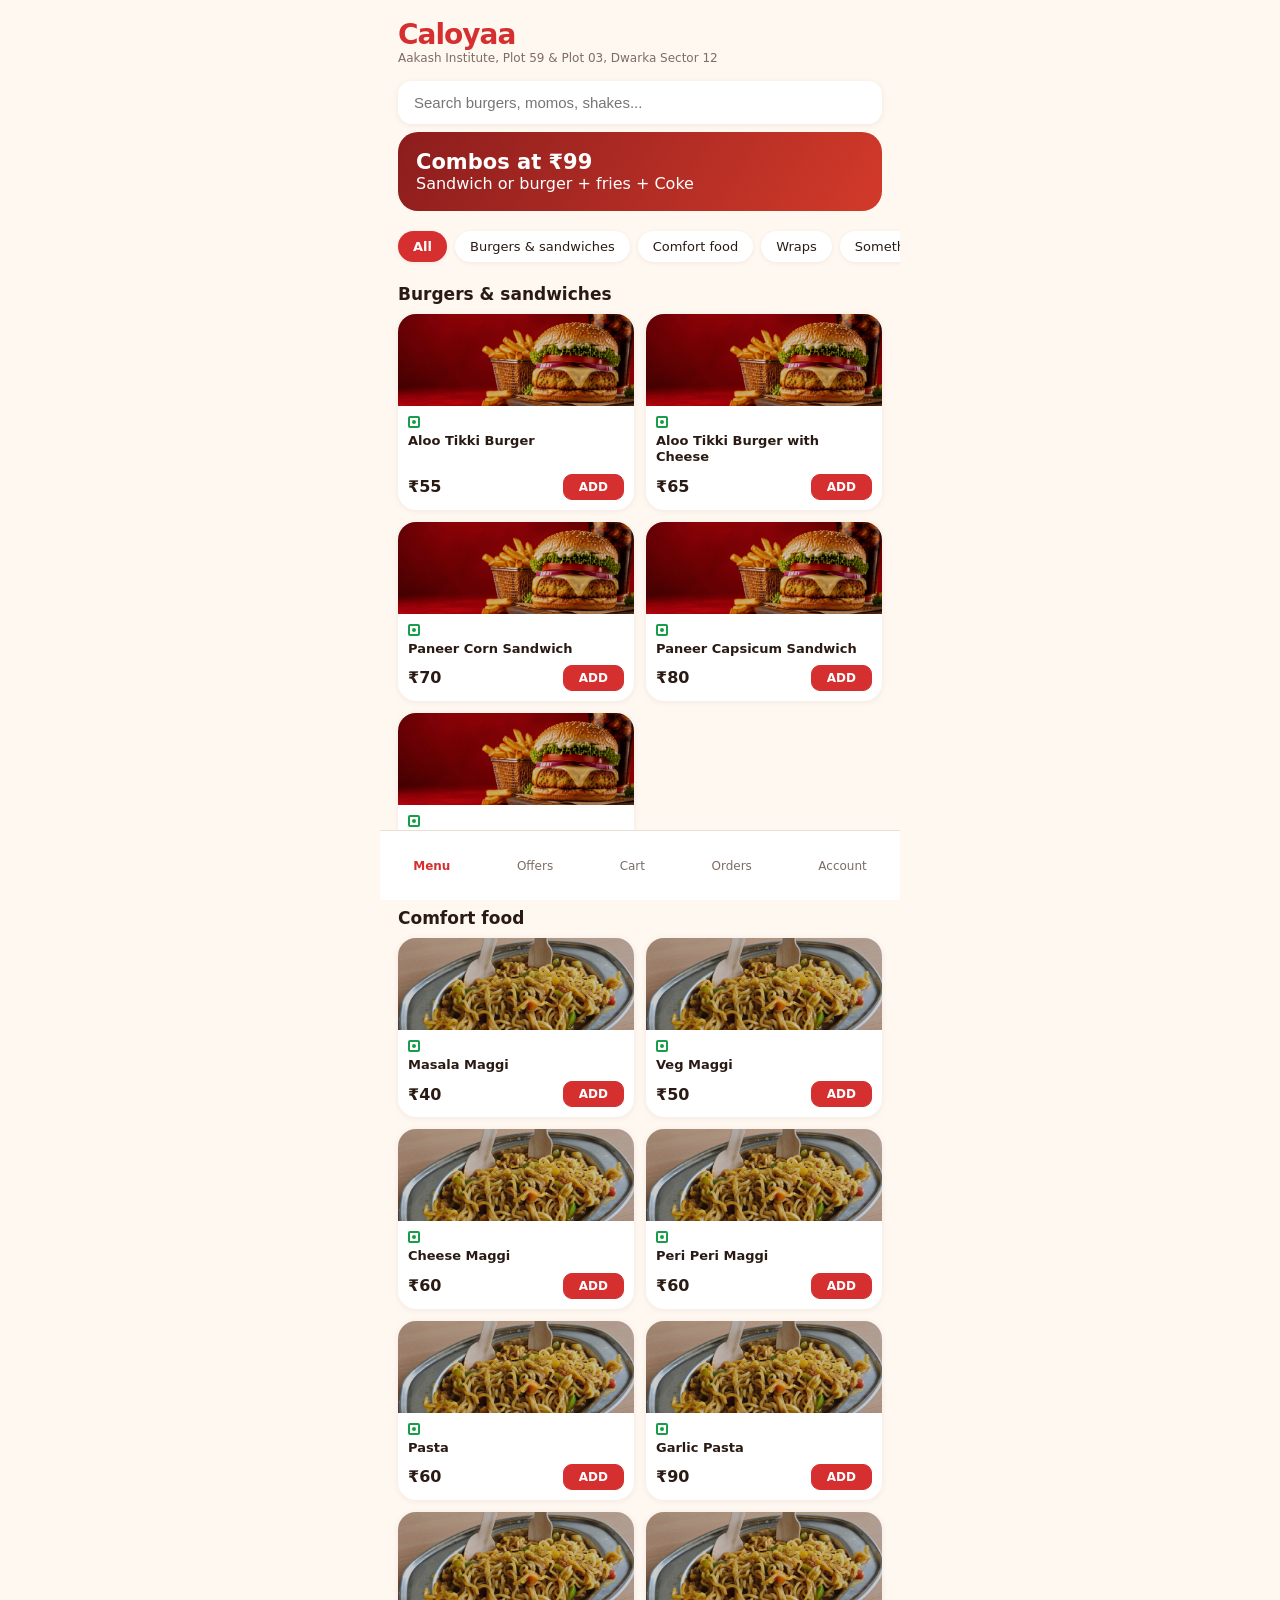
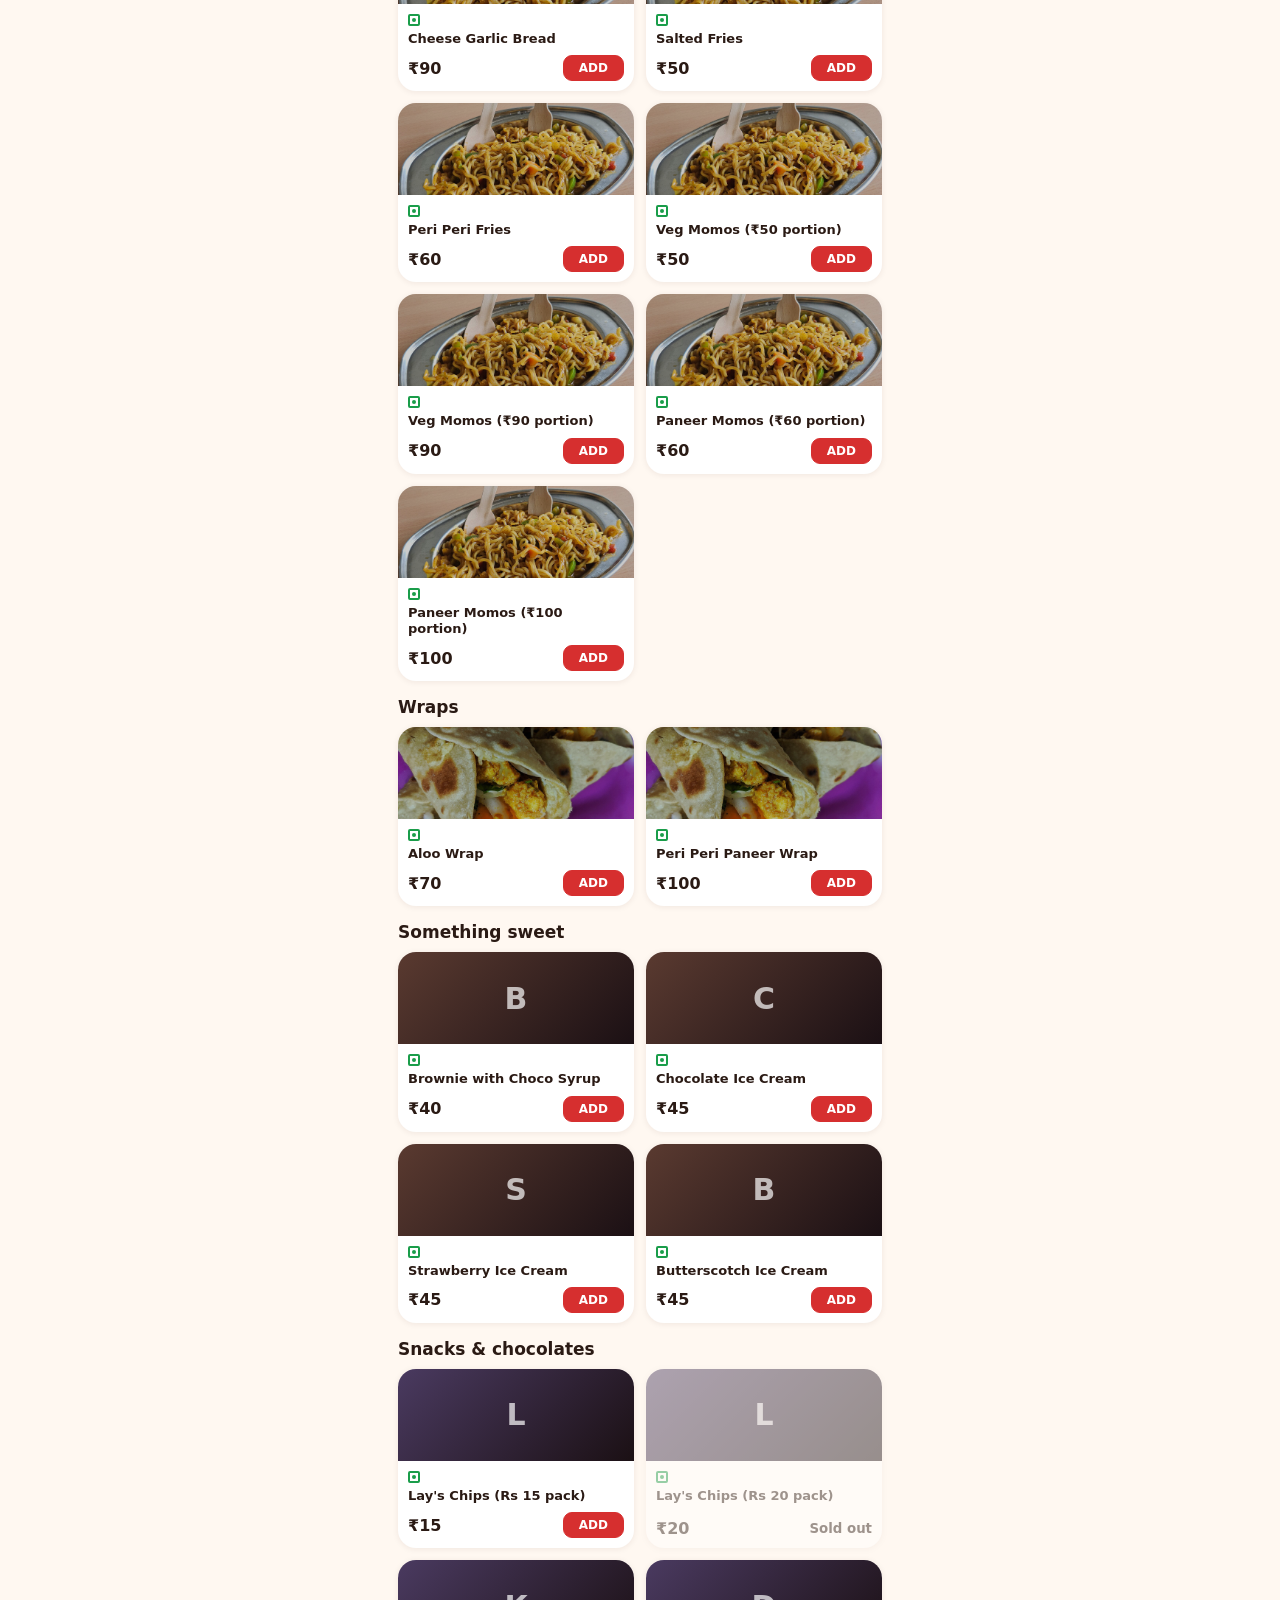
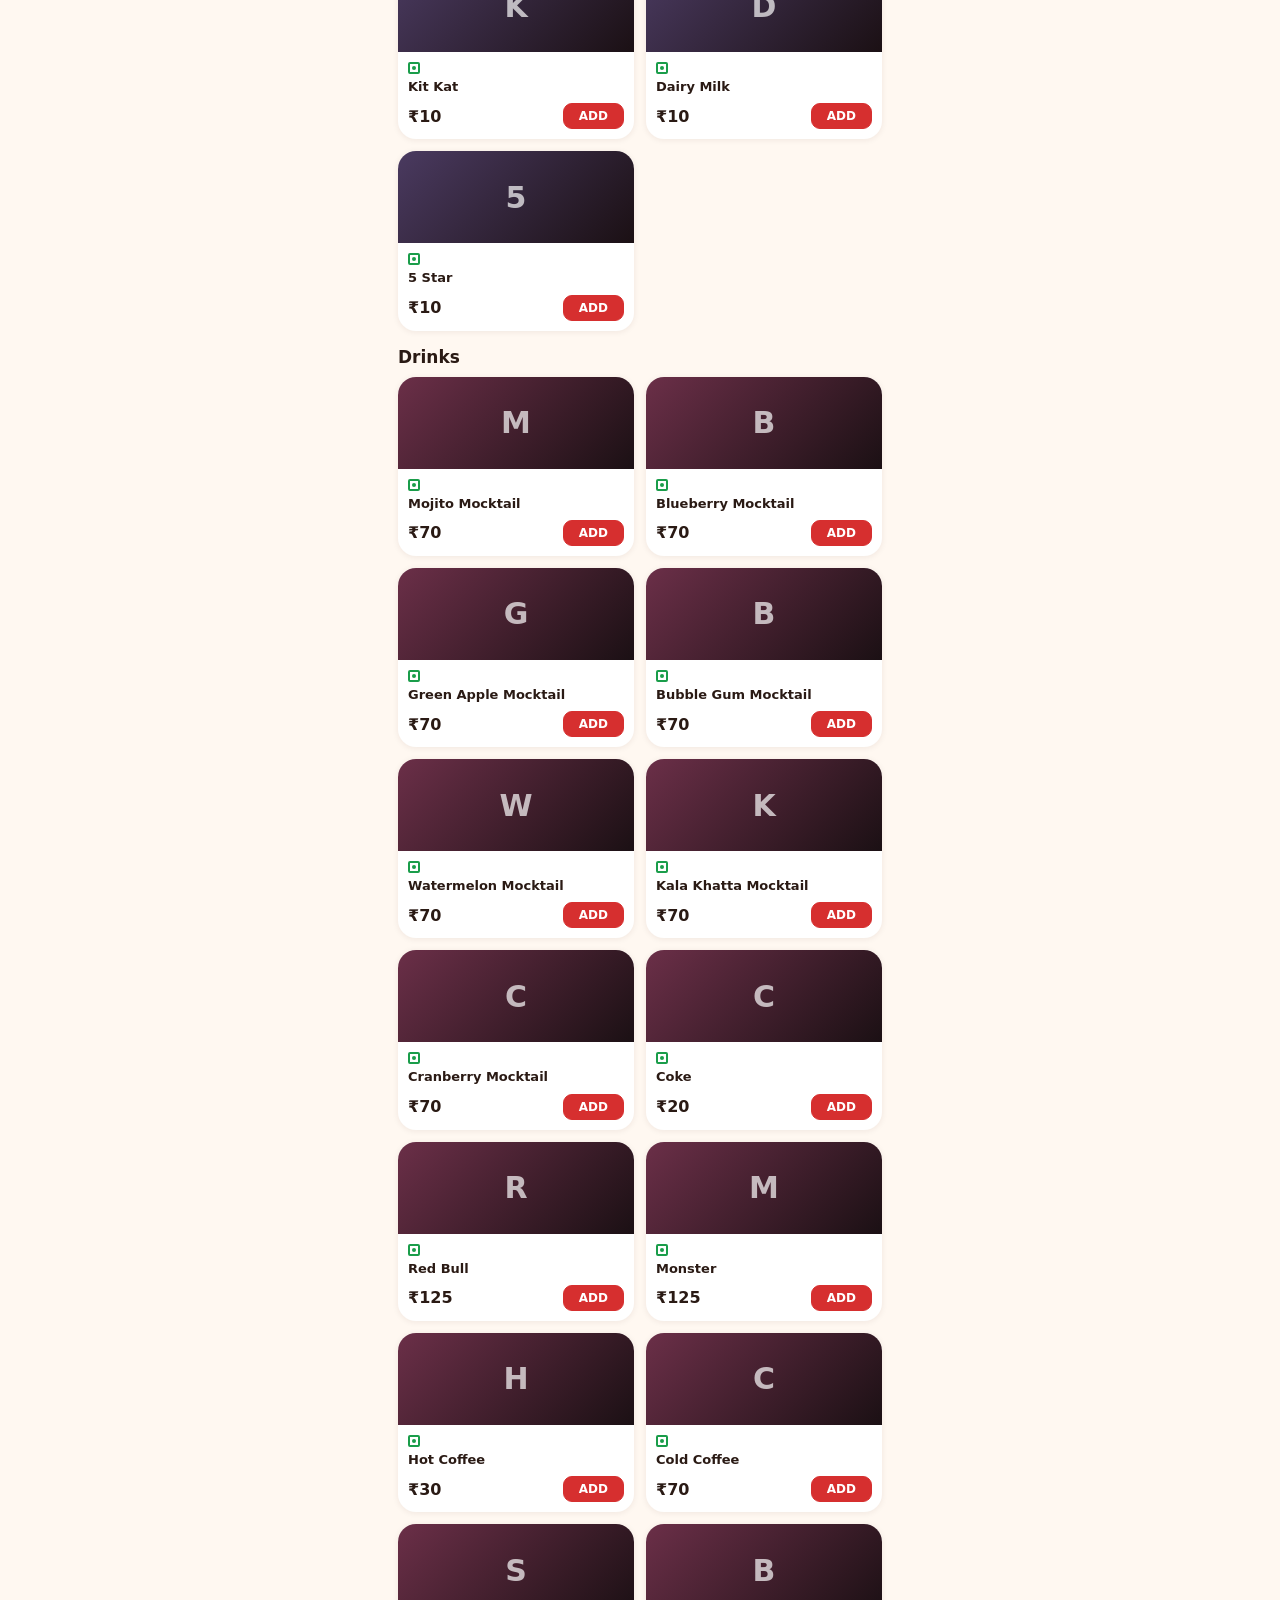
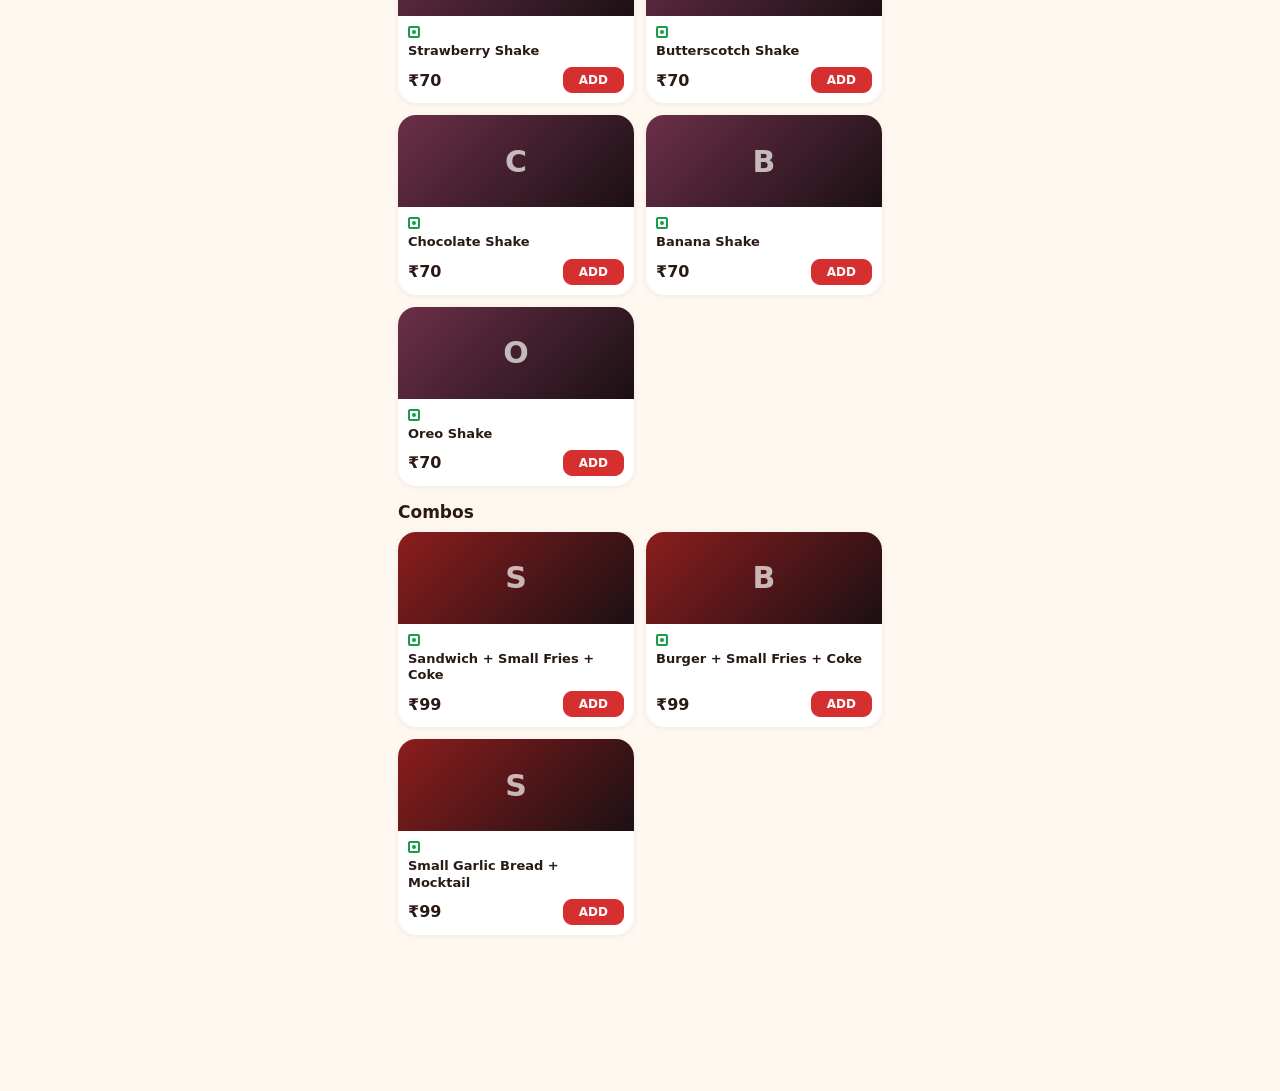
<file: app/index.html>
<!doctype html><html lang="en"><head><meta charset="utf-8"><meta name="viewport" content="width=device-width,initial-scale=1,viewport-fit=cover"><title>Caloyaa</title>
<meta name="theme-color" content="#fff8f1"><link rel="manifest" href="manifest.webmanifest"><link rel="icon" href="/icon-192.png">
<style>
:root{--bg:#fff8f1;--card:#ffffff;--ink:#2a1a14;--sub:#7d6d63;--gold:#d62f2f;--red:#d62f2f}
*{box-sizing:border-box;margin:0;-webkit-tap-highlight-color:transparent}
body{background:var(--bg);color:var(--ink);font-family:system-ui,-apple-system,"Segoe UI",Roboto,sans-serif;max-width:520px;margin:0 auto;min-height:100vh;padding-bottom:150px}
header{padding:calc(env(safe-area-inset-top) + 18px) 18px 8px;display:flex;justify-content:space-between;align-items:center}
.logo{font-size:28px;font-weight:800;color:var(--gold);letter-spacing:-1px}.loc{font-size:12px;color:var(--sub)}
.search{margin:8px 18px;display:block}.search input{box-shadow:0 1px 6px #3a1f1414;width:100%;padding:13px 16px;border-radius:14px;border:0;background:var(--card);color:var(--ink);font-size:15px}
.hero{margin:8px 18px;border-radius:20px;padding:18px;background:linear-gradient(120deg,#8c1d1d,#d23a2a);color:#fff}.hero b{font-size:21px;display:block}
.chips{display:flex;gap:8px;overflow-x:auto;padding:12px 18px;scrollbar-width:none}.chip{box-shadow:0 1px 4px #3a1f1414;flex:none;padding:8px 15px;border-radius:20px;background:var(--card);border:0;color:var(--ink);font-size:13px}.chip.on{background:var(--gold);color:#ffffff;font-weight:700}
h2{padding:10px 18px 4px;font-size:17px}
.grid{padding:6px 18px;display:grid;grid-template-columns:1fr 1fr;gap:12px}
.card{background:var(--card);box-shadow:0 1px 6px #3a1f1414;border-radius:18px;overflow:hidden;display:flex;flex-direction:column}.card.out{opacity:.45}
.img{height:92px;background-size:cover;background-position:center;display:flex;align-items:center;justify-content:center;font-size:30px;font-weight:800;color:#ffffffb0}
.ct{padding:10px;display:flex;flex-direction:column;flex:1}.ct b{font-size:13px;margin-top:5px;line-height:1.25}
.veg{width:12px;height:12px;border:2px solid #1a9d4a;border-radius:2px;position:relative;display:inline-block}.veg:after{content:"";position:absolute;inset:2px;background:#1a9d4a;border-radius:50%}
.pr{display:flex;justify-content:space-between;align-items:center;margin-top:auto;padding-top:8px;font-weight:700}
button{font:inherit}.add{border:1px solid var(--gold);background:var(--gold);color:#ffffff;padding:5px 15px;border-radius:9px;font-weight:700;font-size:12px}
.q{display:flex;align-items:center;gap:9px;border:1px solid var(--gold);border-radius:9px;padding:2px 6px;color:var(--gold)}.q button{background:none;border:0;color:var(--gold);font-size:17px;padding:2px 5px}
.bar{position:fixed;left:50%;transform:translateX(-50%);bottom:84px;width:calc(100% - 32px);max-width:488px;background:var(--gold);color:#ffffff;padding:14px 18px;border-radius:16px;display:flex;justify-content:space-between;font-weight:700;border:0}
nav{position:fixed;bottom:0;left:50%;transform:translateX(-50%);width:100%;max-width:520px;height:70px;padding-bottom:env(safe-area-inset-bottom);background:#ffffff;border-top:1px solid #eadfd5;display:flex;justify-content:space-around;align-items:center}
nav button{background:none;border:0;color:var(--sub);font-size:12px}nav .on{color:var(--gold);font-weight:700}
.row{display:flex;justify-content:space-between;align-items:center;padding:12px 18px}.row small{color:var(--sub)}
.box{box-shadow:0 1px 6px #3a1f1414;margin:10px 18px;padding:14px;border-radius:16px;background:var(--card);font-size:14px}.box div{display:flex;justify-content:space-between;margin:4px 0}
.pay{margin:10px 18px;padding:14px;border-radius:16px;border:1px dashed var(--gold);font-size:13px;line-height:1.5}
.pay input,.pf input{width:100%;margin-top:8px;padding:12px;border-radius:10px;border:1px solid #eadfd5;background:var(--card);color:var(--ink);font-size:16px}
.btn{display:block;margin:10px 18px;width:calc(100% - 36px);padding:14px;border-radius:14px;border:0;background:var(--gold);color:#ffffff;font-weight:800;font-size:15px}.btn:disabled{opacity:.4}.btn.alt{background:var(--card);color:var(--ink)}
.pf{margin:10px 18px;padding:14px;border-radius:16px;background:var(--card);box-shadow:0 1px 6px #3a1f1414;font-size:14px}.stamps{display:grid;grid-template-columns:repeat(5,1fr);gap:8px;margin:10px 0}.stamp{aspect-ratio:1;border-radius:50%;border:2px dashed #d9c9bb;display:flex;align-items:center;justify-content:center;font-weight:800;color:#d9c9bb}.stamp.on{background:var(--gold);border:2px solid var(--gold);color:#fff}.note{margin:6px 18px;color:var(--sub);font-size:12px;line-height:1.4}.empty{padding:40px 18px;text-align:center;color:var(--sub)}
#stockmsg{margin:8px 18px;padding:10px;border-radius:10px;background:#fde7e4;font-size:13px}[hidden]{display:none!important}
</style></head><body>
<header><div><div class="logo">Caloyaa</div><div class="loc">Aakash Institute, Plot 59 &amp; Plot 03, Dwarka Sector 12</div></div></header>
<div id="stockmsg" hidden>Live stock unavailable. Ordering is paused, try again shortly.</div>
<main id="view"></main>
<div class="bar" id="bar" hidden><span id="barn"></span><span id="bart"></span></div>
<nav><button data-t="menu" class="on">Menu</button><button data-t="offers">Offers</button><button data-t="cart">Cart</button><button data-t="orders">Orders</button><button data-t="me">Account</button></nav>
<script>
const menu=[{name:'Burgers & sandwiches',img:'/hero-1.jpg',items:[['Aloo Tikki Burger',55],['Aloo Tikki Burger with Cheese',65],['Paneer Corn Sandwich',70],['Paneer Capsicum Sandwich',80],['Cheese Grill Sandwich',60]]},{name:'Comfort food',img:'/hero-4.jpg',items:[['Masala Maggi',40],['Veg Maggi',50],['Cheese Maggi',60],['Peri Peri Maggi',60],['Pasta',60],['Garlic Pasta',90],['Cheese Garlic Bread',90],['Salted Fries',50],['Peri Peri Fries',60],['Veg Momos (₹50 portion)',50],['Veg Momos (₹90 portion)',90],['Paneer Momos (₹60 portion)',60],['Paneer Momos (₹100 portion)',100]]},{name:'Wraps',img:'/hero-3.jpg',items:[['Aloo Wrap',70],['Peri Peri Paneer Wrap',100]]},{name:'Something sweet',items:[['Brownie with Choco Syrup',40],['Chocolate Ice Cream',45],['Strawberry Ice Cream',45],['Butterscotch Ice Cream',45]]},{name:'Snacks & chocolates',items:[["Lay's Chips (Rs 15 pack)",15],["Lay's Chips (Rs 20 pack)",20],['Kit Kat',10],['Dairy Milk',10],['5 Star',10]]},{name:'Drinks',items:[...['Mojito','Blueberry','Green Apple','Bubble Gum','Watermelon','Kala Khatta','Cranberry'].map(n=>[n+' Mocktail',70]),['Coke',20],['Red Bull',125],['Monster',125],['Hot Coffee',30],['Cold Coffee',70],...['Strawberry','Butterscotch','Chocolate','Banana','Oreo'].map(n=>[n+' Shake',70])]},{name:'Combos',items:[['Sandwich + Small Fries + Coke',99],['Burger + Small Fries + Coke',99],['Small Garlic Bread + Mocktail',99]]}];
const PAYEE='paytm.s25j3ot@pty',PN='Express Cafe 119',WA='919758939698';
const price=new Map(),cat=new Map();menu.forEach(g=>g.items.forEach(([n,p])=>{price.set(n,p);cat.set(n,g)}));
const tint={'Burgers & sandwiches':'#b8601a','Comfort food':'#8a3b12','Wraps':'#7a4a1a','Something sweet':'#5a3a30','Snacks & chocolates':'#4a3a60','Drinks':'#6b2f48','Combos':'#8c1d1d'};
const prof=()=>JSON.parse(localStorage.getItem('cal_profile')||'{}'),stampN=()=>+localStorage.getItem('cal_stamps')||0;
const qty=new Map(JSON.parse(localStorage.getItem('cal_cart')||'[]'));let tab='menu',filter='All',query='',stock=null;
const $=s=>document.querySelector(s),money=n=>'₹'+n;
const save=()=>localStorage.setItem('cal_cart',JSON.stringify([...qty]));
const lines=()=>[...qty].filter(([n,q])=>q>0&&price.has(n));
const total=()=>lines().reduce((s,[n,q])=>s+price.get(n)*q,0),count=()=>lines().reduce((s,[,q])=>s+q,0);
async function loadStock(){try{const r=await fetch('https://caloyaa-cafe.github.io/stock.json?t='+Date.now(),{cache:'no-store'});if(!r.ok)throw 0;const d=await r.json();if(d.version!==1||!d.items)throw 0;stock=d.items;$('#stockmsg').hidden=true}catch{stock=null;$('#stockmsg').hidden=false}render()}
const avail=n=>stock&&stock[n]!==false;
function card(n){const g=cat.get(n),p=price.get(n),q=qty.get(n)||0,ok=avail(n);
 return `<div class="card ${ok?'':'out'}"><div class="img" style="background-image:${g.img?`linear-gradient(#0003,#0003),url(${g.img})`:`linear-gradient(135deg,${tint[g.name]},#1b1014)`}">${g.img?'':n[0]}</div><div class="ct"><span class="veg"></span><b>${n}</b><div class="pr"><span>${money(p)}</span>${!ok?'<small>Sold out</small>':q?`<span class="q"><button data-m="${n}">−</button>${q}<button data-p="${n}">+</button></span>`:`<button class="add" data-p="${n}">ADD</button>`}</div></div></div>`}
function menuView(){const names=['All',...menu.map(g=>g.name)];
 let h=`<label class="search"><input id="s" type="search" placeholder="Search burgers, momos, shakes..." value="${query}"></label><div class="hero"><b>Combos at ₹99</b>Sandwich or burger + fries + Coke</div><div class="chips">${names.map(c=>`<button class="chip ${c===filter?'on':''}" data-f="${c}">${c}</button>`).join('')}</div>`;
 menu.filter(g=>filter==='All'||g.name===filter).forEach(g=>{const it=g.items.filter(([n])=>n.toLowerCase().includes(query.toLowerCase()));if(it.length)h+=`<h2>${g.name}</h2><div class="grid">${it.map(([n])=>card(n)).join('')}</div>`});return h}
function offersView(){const n=stampN()%10,full=Math.floor(stampN()/10);return `<h2>Loyalty stamps</h2><div class="pf">One stamp for every order you place in this app. ${full?full+' card(s) completed. ':''}<div class="stamps">${Array.from({length:10},(_,i)=>`<div class="stamp ${i<n?'on':''}">${i+1}</div>`).join('')}</div><small style="color:var(--sub)">Stamps are saved on this phone. Ask at the counter about rewards.</small></div><h2>Offers</h2><div class="grid">${menu[6].items.map(([n])=>card(n)).join('')}</div><p class="note">More offers are coming soon.</p>`}
function payUri(){return 'upi://pay?'+new URLSearchParams({pa:PAYEE,pn:PN,tn:'Caloyaa order',am:total().toFixed(2),cu:'INR'})}
function cartView(){const L=lines();if(!L.length)return '<div class="empty">Your cart is empty.<br>Add something from the menu.</div>';
 return `<h2>Your cart</h2>${L.map(([n,q])=>`<div class="row"><div><b>${n}</b><br><small>${money(price.get(n))}</small></div><span class="q"><button data-m="${n}">−</button>${q}<button data-p="${n}">+</button></span></div>`).join('')}
 <div class="box"><div><span>Item total</span><span>${money(total())}</span></div><div><b>To pay</b><b>${money(total())}</b></div></div>
 <div class="pf"><b>Your details</b><input id="cn" placeholder="Name" value="${prof().name||''}"><input id="cp" inputmode="numeric" maxlength="10" placeholder="10 digit phone number" value="${prof().phone||''}"></div>
 <div class="pay"><b>Pay by UPI</b><br>Pay ${money(total())} to ${PN}, then enter the transaction ID (UTR) from your payment app.<a href="${payUri()}" class="btn alt" style="text-decoration:none;text-align:center;margin:10px 0;width:100%">Open UPI app</a><input id="utr" inputmode="numeric" maxlength="30" placeholder="UTR (8 to 30 digits)"></div>
 <button class="btn" id="send" disabled>Enter UTR to place order</button><p class="note">Your order opens in WhatsApp for you to send. Caloyaa checks the UTR against the payment before preparing it.</p>`}
function meView(){const p=prof();return `<h2>Your details</h2><div class="pf">Saved on this phone and filled in for every order.<input id="pn" placeholder="Name" value="${p.name||''}"><input id="pp" inputmode="numeric" maxlength="10" placeholder="10 digit phone number" value="${p.phone||''}"></div><button class="btn" id="psave">Save details</button><p class="note" id="pmsg"></p>`}
function ordersView(){const o=JSON.parse(localStorage.getItem('cal_last')||'null');if(!o)return '<div class="empty">No orders yet.</div>';return `<h2>Last order</h2><div class="box">${o.lines.map(l=>`<div><span>${l}</span></div>`).join('')}<div><b>Total</b><b>${money(o.total)}</b></div><div><small>${o.when}</small><small>UTR ${o.utr}</small></div></div>`}
function render(){const v=$('#view');const keepS=document.activeElement&&document.activeElement.id;
 v.innerHTML=tab==='menu'?menuView():tab==='offers'?offersView():tab==='cart'?cartView():tab==='me'?meView():ordersView();
 const c=count();$('#bar').hidden=!c||tab==='cart';$('#barn').textContent=c+(c>1?' items':' item');$('#bart').textContent='View cart '+money(total());
 document.querySelectorAll('nav button').forEach(b=>b.classList.toggle('on',b.dataset.t===tab));
 const s=$('#s');if(s&&keepS==='s'){s.focus();s.setSelectionRange(s.value.length,s.value.length)}
 const u=$('#utr');if(u){const chk=()=>{const okU=/^\d{8,30}$/.test(u.value.trim()),okN=$('#cn').value.trim().length>=2,okP=/^\d{10}$/.test($('#cp').value.trim());$('#send').disabled=!(okU&&okN&&okP);$('#send').textContent=!okN||!okP?'Enter name and 10 digit phone':!okU?'Enter UTR to place order':'Place order on WhatsApp'};['#utr','#cn','#cp'].forEach(i=>$(i).oninput=chk);chk()}
 const ps=$('#psave');if(ps)ps.onclick=()=>{const n=$('#pn').value.trim(),p=$('#pp').value.trim();if(n.length<2||!/^\d{10}$/.test(p)){$('#pmsg').textContent='Enter your name and a 10 digit phone number.';return}localStorage.setItem('cal_profile',JSON.stringify({name:n,phone:p}));$('#pmsg').textContent='Saved.'}}
document.addEventListener('click',async e=>{const t=e.target.closest('[data-p],[data-m],[data-f],[data-t],#bar,#send');if(!t)return;
 if(t.dataset.p){if(!avail(t.dataset.p))return;qty.set(t.dataset.p,(qty.get(t.dataset.p)||0)+1);save();render()}
 else if(t.dataset.m){qty.set(t.dataset.m,Math.max(0,(qty.get(t.dataset.m)||0)-1));save();render()}
 else if(t.dataset.f){filter=t.dataset.f;render()}
 else if(t.dataset.t){tab=t.dataset.t;render();scrollTo(0,0)}
 else if(t.id==='bar'){tab='cart';render()}
 else if(t.id==='send'){await loadStock();const bad=lines().filter(([n])=>!avail(n));if(bad.length){alert('Sold out now: '+bad.map(b=>b[0]).join(', ')+'. Remove it and try again.');tab='cart';render();return}
  const utr=$('#utr').value.trim(),cname=$('#cn').value.trim(),cph=$('#cp').value.trim();localStorage.setItem('cal_profile',JSON.stringify({name:cname,phone:cph}));localStorage.setItem('cal_stamps',stampN()+1);const L=lines().map(([n,q])=>`${q} x ${n} - ${money(price.get(n)*q)}`);
  const text=['New Caloyaa order (app)','Name: '+cname,'Phone: '+cph,...L,'Total: '+money(total()),`UPI payee: ${PN} (${PAYEE})`,'Customer-reported UTR: '+utr,'Payment reported by customer; Caloyaa to verify.'].join('\n');
  localStorage.setItem('cal_last',JSON.stringify({lines:L,total:total(),utr,when:new Date().toLocaleString()}));qty.clear();save();location.href='https://wa.me/'+WA+'?text='+encodeURIComponent(text)}});
document.addEventListener('input',e=>{if(e.target.id==='s'){query=e.target.value;render()}});
document.addEventListener('visibilitychange',()=>{if(!document.hidden)loadStock()});
render();loadStock();
</script></body></html>
</file>
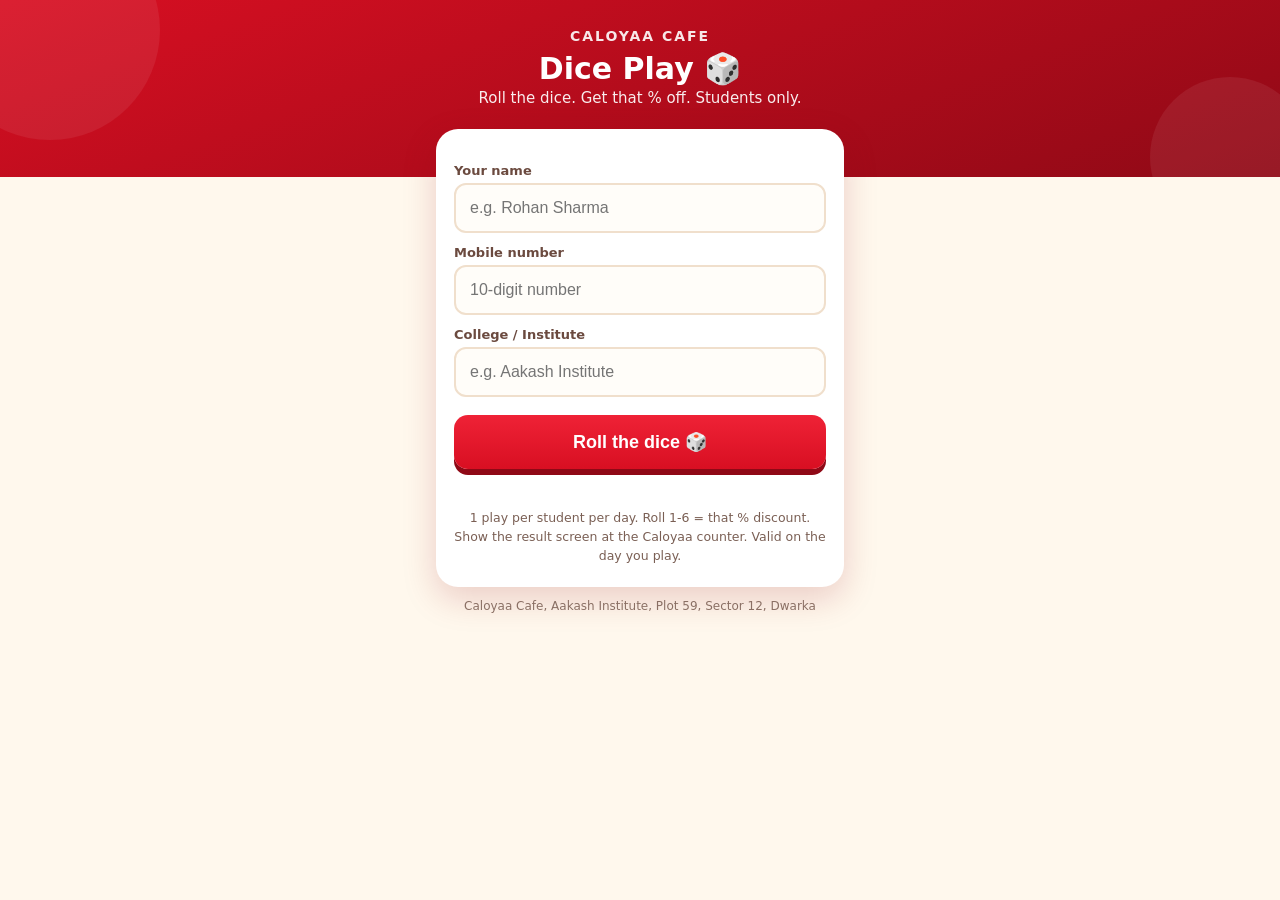
<file: dice/index.html>
<!DOCTYPE html>
<html lang="en"><head><meta charset="utf-8">
<meta name="viewport" content="width=device-width,initial-scale=1,viewport-fit=cover">
<title>Caloyaa Dice Play - Roll &amp; Save</title>
<meta name="theme-color" content="#d80f22">
<style>
:root{--red:#d80f22;--dark:#8f0916;--cream:#fff8ed;--gold:#ffb703;--ink:#2b1a14}
*{box-sizing:border-box;-webkit-tap-highlight-color:transparent}
body{margin:0;font-family:system-ui,-apple-system,"Segoe UI",Roboto,sans-serif;background:var(--cream);color:var(--ink);min-height:100vh}
.hero{background:linear-gradient(160deg,var(--red),var(--dark));color:#fff;padding:28px 20px 70px;text-align:center;position:relative;overflow:hidden}
.hero:before,.hero:after{content:"";position:absolute;border-radius:50%;background:rgba(255,255,255,.07)}
.hero:before{width:220px;height:220px;top:-80px;left:-60px}.hero:after{width:160px;height:160px;bottom:-60px;right:-30px}
.brand{font-weight:800;letter-spacing:.14em;font-size:14px;opacity:.9}
h1{margin:8px 0 4px;font-size:30px;line-height:1.1}
.sub{opacity:.92;font-size:15px}
.wrap{max-width:440px;margin:-48px auto 40px;padding:0 16px;position:relative}
.card{background:#fff;border-radius:22px;padding:22px 18px;box-shadow:0 12px 34px rgba(143,9,22,.18)}
label{display:block;font-size:13px;font-weight:700;margin:12px 0 5px;color:#6b4a3f}
input{width:100%;padding:14px;border:2px solid #f0dfcc;border-radius:12px;font-size:16px;background:#fffdf9;outline:none}
input:focus{border-color:var(--red)}
.btn{width:100%;margin-top:18px;padding:16px;border:0;border-radius:14px;background:linear-gradient(180deg,#ef2236,var(--red));color:#fff;font-size:18px;font-weight:800;box-shadow:0 6px 0 var(--dark);cursor:pointer}
.btn:active{transform:translateY(4px);box-shadow:0 2px 0 var(--dark)}.btn:disabled{opacity:.6}
.err{color:#b00020;font-size:14px;margin-top:10px;min-height:18px;text-align:center}
.rules{font-size:12.5px;color:#7a5f54;text-align:center;margin-top:12px;line-height:1.5}
.stage{display:none;text-align:center}
.scene{perspective:700px;height:140px;display:flex;align-items:center;justify-content:center;margin:6px 0 14px}
.dice{width:96px;height:96px;position:relative;transform-style:preserve-3d;transition:transform 2.2s cubic-bezier(.15,.7,.2,1)}
.face{position:absolute;width:96px;height:96px;background:#fff;border:3px solid var(--red);border-radius:18px;display:grid;grid-template:repeat(3,1fr)/repeat(3,1fr);padding:12px;backface-visibility:hidden;box-shadow:inset 0 0 14px rgba(216,15,34,.12)}
.pip{width:15px;height:15px;border-radius:50%;background:var(--red);place-self:center}
.f1{transform:rotateY(0) translateZ(48px)}.f2{transform:rotateY(90deg) translateZ(48px)}.f3{transform:rotateX(90deg) translateZ(48px)}
.f4{transform:rotateX(-90deg) translateZ(48px)}.f5{transform:rotateY(-90deg) translateZ(48px)}.f6{transform:rotateY(180deg) translateZ(48px)}
.shake{animation:sh .5s infinite}
@keyframes sh{0%,100%{transform:translateY(0)}50%{transform:translateY(-14px)}}
.rolling{font-weight:800;color:var(--red);font-size:18px}
.ticket{display:none;margin-top:6px;border:2px dashed var(--red);border-radius:18px;padding:16px;background:linear-gradient(180deg,#fff,#fff3e3);text-align:center;animation:pop .5s}
@keyframes pop{from{transform:scale(.8);opacity:0}to{transform:scale(1);opacity:1}}
.big{font-size:64px;font-weight:900;color:var(--red);line-height:1}
.big small{font-size:28px}
.off{font-weight:800;letter-spacing:.1em;color:var(--dark);font-size:14px}
.nm{font-size:22px;font-weight:800;margin:8px 0 2px}
.meta{font-size:14px;color:#6b4a3f}
.code{display:inline-block;margin-top:10px;background:var(--ink);color:var(--gold);padding:7px 14px;border-radius:10px;font-weight:800;letter-spacing:.12em}
.live{font-size:12px;color:#7a5f54;margin-top:10px}
.show{font-size:13px;font-weight:700;color:var(--dark);margin-top:8px}
.used{font-size:13px;background:#fff3cd;border-radius:10px;padding:8px;margin-bottom:10px;color:#6b4a00;display:none}
.conf{position:fixed;top:-10px;width:9px;height:14px;z-index:9;animation:fall linear forwards}
@keyframes fall{to{transform:translateY(110vh) rotate(720deg)}}
.foot{text-align:center;font-size:12px;color:#8a6f64;padding-bottom:30px}
</style></head><body>
<div class="hero"><div class="brand">CALOYAA CAFE</div><h1>Dice Play 🎲</h1><div class="sub">Roll the dice. Get that % off. Students only.</div></div>
<div class="wrap"><div class="card">
<form id="form" autocomplete="on">
<label>Your name</label><input id="name" name="name" placeholder="e.g. Rohan Sharma" maxlength="60" required>
<label>Mobile number</label><input id="phone" name="tel" type="tel" inputmode="numeric" placeholder="10-digit number" maxlength="10" required>
<label>College / Institute</label><input id="college" name="college" placeholder="e.g. Aakash Institute" maxlength="80" required>
<button class="btn" id="go" type="submit">Roll the dice 🎲</button>
<div class="err" id="err"></div>
<div class="rules">1 play per student per day. Roll 1-6 = that % discount.<br>Show the result screen at the Caloyaa counter. Valid on the day you play.</div>
</form>
<div class="stage" id="stage">
<div class="used" id="used">You already played today. Here is your result:</div>
<div class="scene"><div class="dice" id="dice"></div></div>
<div class="rolling" id="rolling">Rolling...</div>
<div class="ticket" id="ticket">
<div class="off">YOUR DISCOUNT</div><div class="big"><span id="pct">0</span><small>% OFF</small></div>
<div class="nm" id="rname"></div><div class="meta" id="rdate"></div>
<div class="code" id="rcode"></div>
<div class="show">Show this screen at the counter to redeem</div>
<div class="live" id="live"></div></div>
</div></div>
<p class="foot">Caloyaa Cafe, Aakash Institute, Plot 59, Sector 12, Dwarka</p></div>
<script>
var API="https://script.google.com/macros/s/AKfycbz4DkGagJE3olJWi57LWP0NlPlSdE4JAhi9M96-X5b33cOEQ9mCnpxPp2X-0pINOYAf/exec";
var rot={1:[0,0],2:[0,-90],3:[-90,0],4:[90,0],5:[0,90],6:[0,180]};
var layout={1:[5],2:[1,9],3:[1,5,9],4:[1,3,7,9],5:[1,3,5,7,9],6:[1,3,4,6,7,9]};
var dice=document.getElementById('dice');
for(var f=1;f<=6;f++){var d=document.createElement('div');d.className='face f'+f;
 for(var c=1;c<=9;c++){var s=document.createElement('div');if(layout[f].indexOf(c)>-1){s.className='pip'}d.appendChild(s)}dice.appendChild(d)}
function $(i){return document.getElementById(i)}
function confetti(){var cols=['#d80f22','#ffb703','#fff','#2b1a14','#ff6b6b'];
 for(var i=0;i<60;i++){var e=document.createElement('div');e.className='conf';e.style.left=Math.random()*100+'vw';
 e.style.background=cols[i%5];e.style.animationDuration=(2+Math.random()*2)+'s';e.style.animationDelay=Math.random()*.6+'s';
 document.body.appendChild(e);setTimeout(function(x){x.remove()}.bind(null,e),5000)}}
function tick(){var n=new Date();$('live').textContent='Live: '+n.toLocaleDateString('en-GB',{day:'2-digit',month:'short',year:'numeric'})+' '+n.toLocaleTimeString('en-GB')}
function roll(res){
 $('form').style.display='none';$('stage').style.display='block';
 if(res.already)$('used').style.display='block';
 dice.style.transition='none';dice.style.transform='rotateX(0) rotateY(0)';dice.classList.add('shake');
 setTimeout(function(){dice.classList.remove('shake');dice.style.transition='transform 2.2s cubic-bezier(.15,.7,.2,1)';
  var r=rot[res.number];dice.style.transform='rotateX('+(r[0]-1440)+'deg) rotateY('+(r[1]-1440)+'deg)'},700);
 setTimeout(function(){$('rolling').style.display='none';$('pct').textContent=res.number;
  $('rname').textContent=res.name;$('rdate').textContent=res.date+(res.redeemed?'  |  ALREADY REDEEMED':'');
  $('rcode').textContent=res.code;$('ticket').style.display='block';tick();setInterval(tick,1000);
  if(!res.already)confetti();
  try{localStorage.setItem('cdp',JSON.stringify({d:new Date().toDateString(),r:res}))}catch(e){}},3100)}
$('form').addEventListener('submit',function(ev){ev.preventDefault();
 var phone=$('phone').value.replace(/\D/g,'');$('err').textContent='';
 if(!/^[6-9]\d{9}$/.test(phone)){$('err').textContent='Enter a valid 10-digit mobile number.';return}
 $('go').disabled=true;$('go').textContent='Please wait...';
 var q='?name='+encodeURIComponent($('name').value)+'&phone='+phone+'&college='+encodeURIComponent($('college').value)+'&t='+Date.now();
 fetch(API+q).then(function(r){return r.json()}).then(function(res){
  if(!res.ok){$('err').textContent=res.error||'Something went wrong. Try again.';$('go').disabled=false;$('go').textContent='Roll the dice 🎲';return}
  roll(res)}).catch(function(){$('err').textContent='No internet or server busy. Please try again.';$('go').disabled=false;$('go').textContent='Roll the dice 🎲'})});
</script></body></html>
</file>
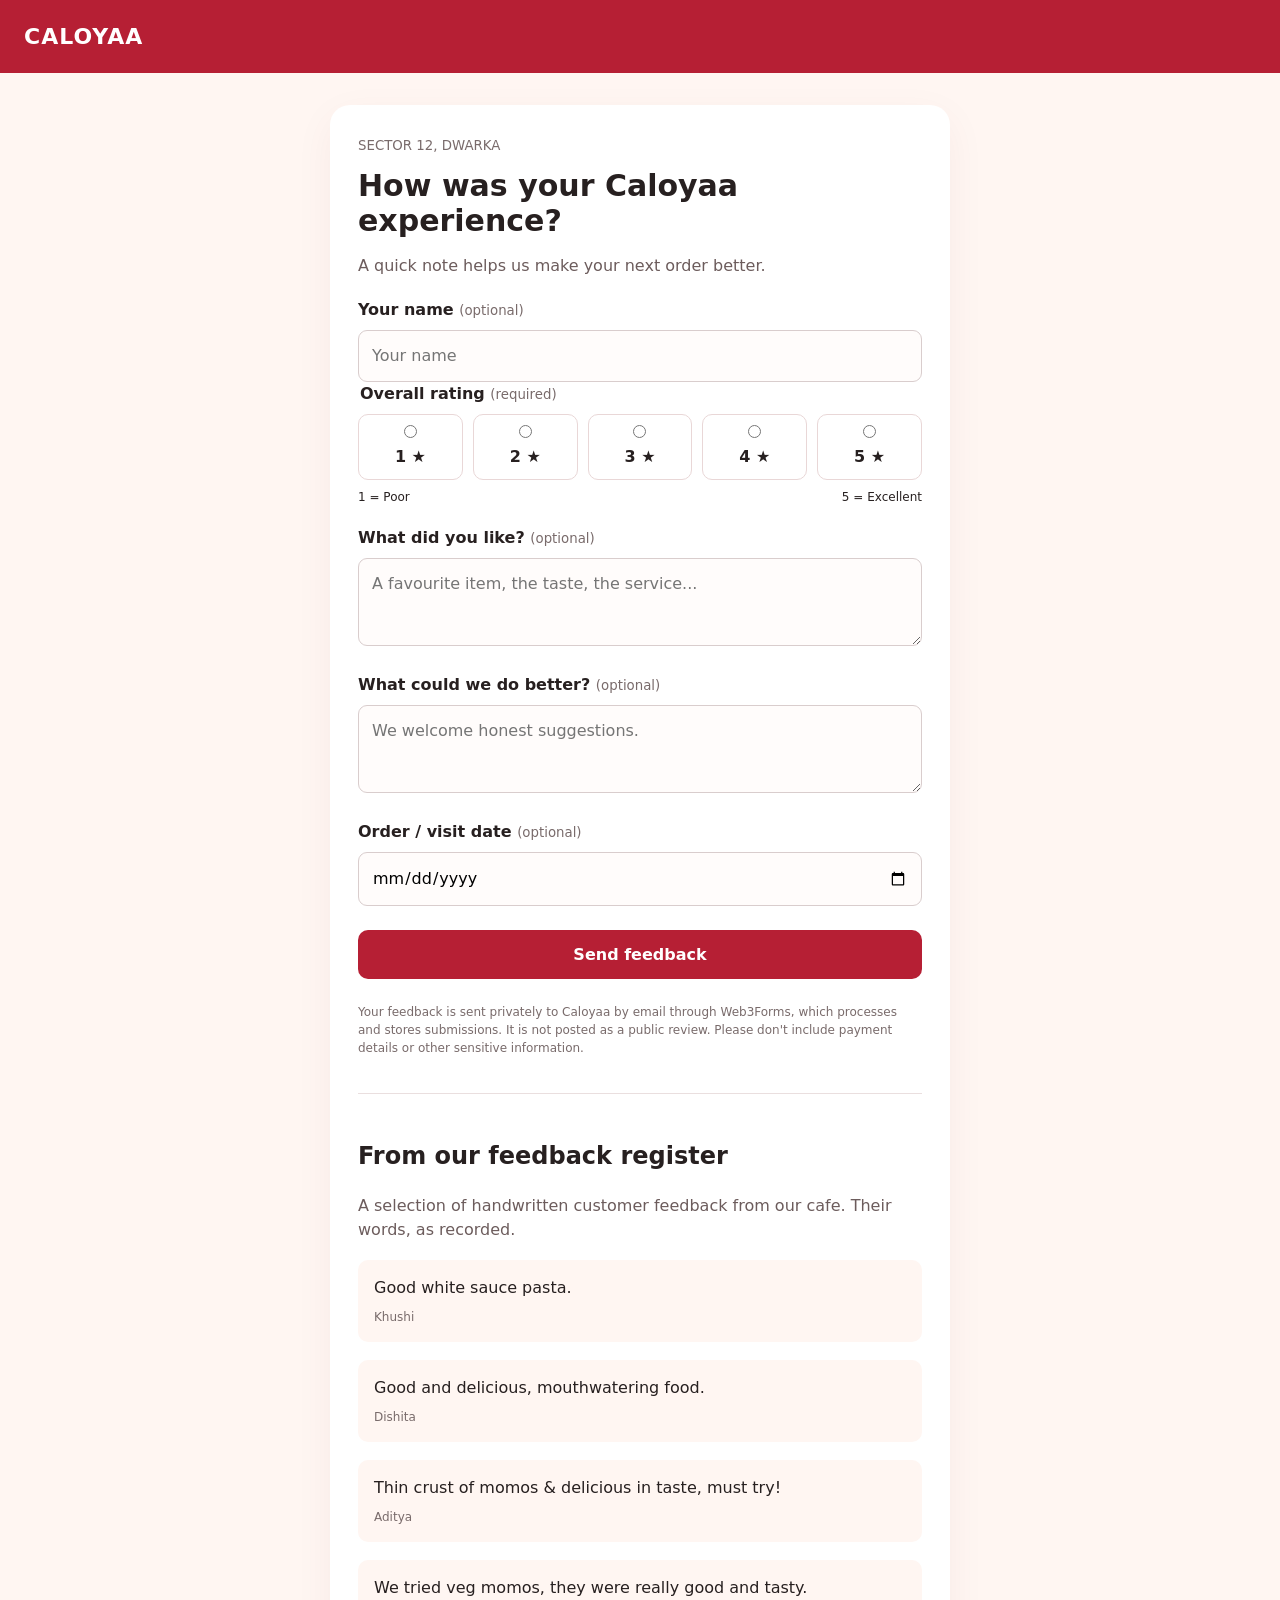
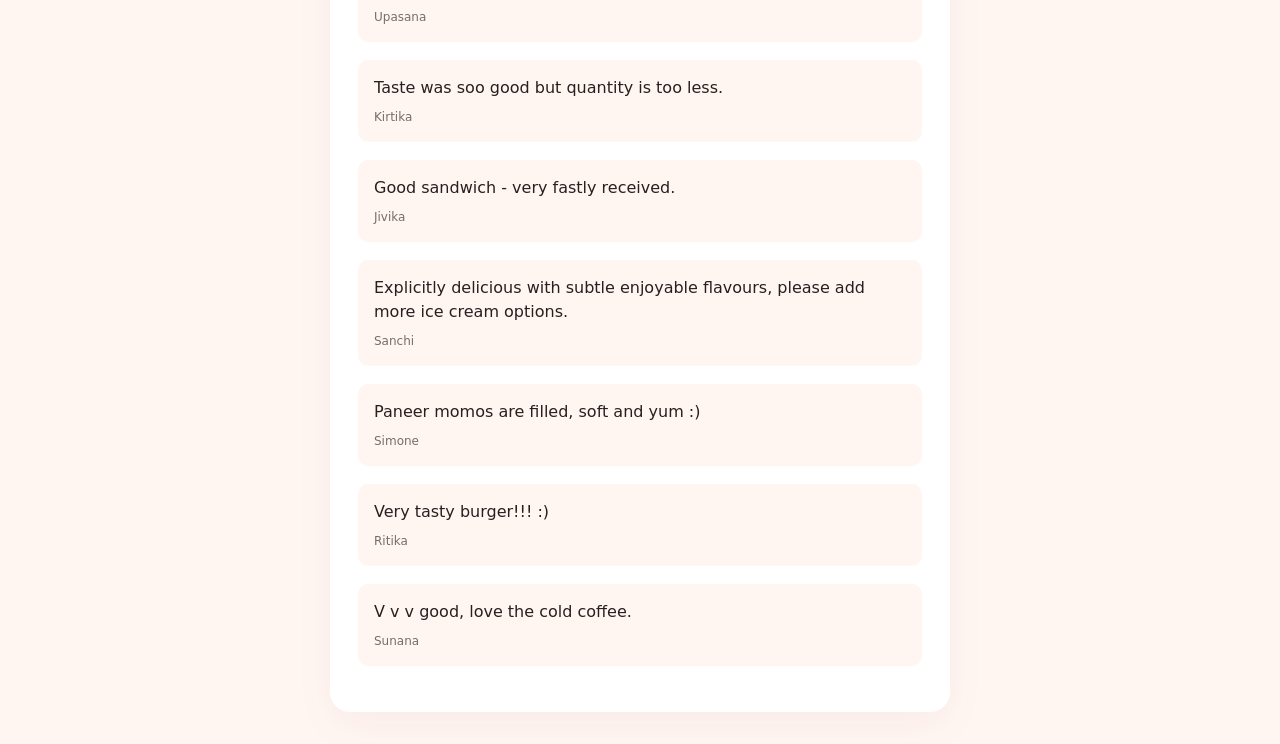
<file: feedback.html>
<!doctype html>
<html lang="en">
<head>
<meta charset="utf-8">
<meta name="viewport" content="width=device-width,initial-scale=1">
<title>Customer feedback | Caloyaa</title>
<meta name="description" content="Tell Caloyaa what you loved and how we can make your next order better.">
<style>*{box-sizing:border-box}body{margin:0;background:#fff6f2;color:#272020;font:16px/1.5 system-ui,sans-serif}header{background:#b61f34;color:white;padding:20px 24px;font-size:22px;font-weight:800;letter-spacing:1px}main{max-width:620px;margin:32px auto;padding:28px;background:white;border-radius:20px;box-shadow:0 12px 40px #7120200d}h1{font-size:30px;line-height:1.15;margin:0 0 12px}p{color:#6c5c5c}label,legend{font-weight:650;display:block;margin:20px 0 8px}small{font-weight:400;color:#796b6b}input[type=text],input[type=date],textarea{width:100%;padding:13px;border:1px solid #d9cdcd;border-radius:9px;font:inherit;background:#fffcfb}textarea{min-height:88px;resize:vertical}fieldset{border:0;padding:0;margin:0}.ratings{display:flex;gap:10px}.ratings label{margin:0;flex:1;text-align:center;padding:10px 4px;border:1px solid #e9d7d7;border-radius:10px;cursor:pointer}.ratings input{accent-color:#b61f34;display:block;margin:0 auto 7px}.ratings label:has(input:checked){background:#fff0ef;border-color:#b61f34;color:#a4162b}.scale{display:flex;justify-content:space-between;font-size:12px;margin-top:8px}button{margin-top:24px;background:#b61f34;color:white;width:100%;border:0;border-radius:10px;padding:15px;font:700 16px system-ui;cursor:pointer}a{color:#a4162b}article{border-bottom:1px solid #eadfdf;padding:16px 0}article p{white-space:pre-wrap;overflow-wrap:anywhere}input:focus,textarea:focus{outline:2px solid #b61f34;outline-offset:2px}.trap{position:absolute;left:-10000px}footer{font-size:12px;color:#796b6b;margin-top:24px}@media(max-width:680px){main{margin:20px 14px;padding:24px}h1{font-size:28px}}</style>
</head>
<body>
<header>CALOYAA</header>
<main>
<small>SECTOR 12, DWARKA</small>
<h1 style="margin-top:12px">How was your Caloyaa experience?</h1>
<p>A quick note helps us make your next order better.</p>
<form id="feedback" method="post" action="https://api.web3forms.com/submit">
<input type="hidden" name="access_key" value="b41496b2-94b1-466d-9d0b-ddb9eb42a619">
<input type="hidden" name="subject" value="Caloyaa customer feedback">
<input type="hidden" name="from_name" value="Caloyaa Feedback">
<label for="name">Your name <small>(optional)</small>
</label>
<input id="name" name="name" type="text" maxlength="80" autocomplete="name" placeholder="Your name">
<fieldset>
<legend>Overall rating <small>(required)</small>
</legend>
<div class="ratings">
<label>
<input type="radio" name="rating" value="1" required>1 &#9733;</label>
<label>
<input type="radio" name="rating" value="2" required>2 &#9733;</label>
<label>
<input type="radio" name="rating" value="3" required>3 &#9733;</label>
<label>
<input type="radio" name="rating" value="4" required>4 &#9733;</label>
<label>
<input type="radio" name="rating" value="5" required>5 &#9733;</label>
</div>
<div class="scale">
<span>1 = Poor</span>
<span>5 = Excellent</span>
</div>
</fieldset>
<label for="liked">What did you like? <small>(optional)</small>
</label>
<textarea id="liked" name="liked" maxlength="1000" placeholder="A favourite item, the taste, the service...">
</textarea>
<label for="suggestions">What could we do better? <small>(optional)</small>
</label>
<textarea id="suggestions" name="suggestions" maxlength="1000" placeholder="We welcome honest suggestions.">
</textarea>
<label for="visit_date">Order / visit date <small>(optional)</small>
</label>
<input id="visit_date" name="visit_date" type="date">
<div class="trap" aria-hidden="true">
<label>Leave blank<input type="checkbox" name="botcheck" tabindex="-1" autocomplete="off">
</label>
</div>
<button type="submit">Send feedback</button>
<footer>Your feedback is sent privately to Caloyaa by email through Web3Forms, which processes and stores submissions. It is not posted as a public review. Please don't include payment details or other sensitive information.</footer>
<p id="result" role="status" aria-live="polite">
</p>
</form>
<section style="margin-top:36px;border-top:1px solid #eadfdf;padding-top:24px">
<h2>From our feedback register</h2>
<p>A selection of handwritten customer feedback from our cafe. Their words, as recorded.</p>
<blockquote style="margin:18px 0;padding:16px;background:#fff6f2;border-radius:10px">
<p style="margin:0;color:#272020">Good white sauce pasta.</p>
<footer style="margin-top:8px">Khushi</footer>
</blockquote>
<blockquote style="margin:18px 0;padding:16px;background:#fff6f2;border-radius:10px">
<p style="margin:0;color:#272020">Good and delicious, mouthwatering food.</p>
<footer style="margin-top:8px">Dishita</footer>
</blockquote>
<blockquote style="margin:18px 0;padding:16px;background:#fff6f2;border-radius:10px">
<p style="margin:0;color:#272020">Thin crust of momos &amp; delicious in taste, must try!</p>
<footer style="margin-top:8px">Aditya</footer>
</blockquote>
<blockquote style="margin:18px 0;padding:16px;background:#fff6f2;border-radius:10px">
<p style="margin:0;color:#272020">We tried veg momos, they were really good and tasty.</p>
<footer style="margin-top:8px">Upasana</footer>
</blockquote>
<blockquote style="margin:18px 0;padding:16px;background:#fff6f2;border-radius:10px">
<p style="margin:0;color:#272020">Taste was soo good but quantity is too less.</p>
<footer style="margin-top:8px">Kirtika</footer>
</blockquote>
<blockquote style="margin:18px 0;padding:16px;background:#fff6f2;border-radius:10px">
<p style="margin:0;color:#272020">Good sandwich - very fastly received.</p>
<footer style="margin-top:8px">Jivika</footer>
</blockquote>
<blockquote style="margin:18px 0;padding:16px;background:#fff6f2;border-radius:10px">
<p style="margin:0;color:#272020">Explicitly delicious with subtle enjoyable flavours, please add more ice cream options.</p>
<footer style="margin-top:8px">Sanchi</footer>
</blockquote>
<blockquote style="margin:18px 0;padding:16px;background:#fff6f2;border-radius:10px">
<p style="margin:0;color:#272020">Paneer momos are filled, soft and yum :)</p>
<footer style="margin-top:8px">Simone</footer>
</blockquote>
<blockquote style="margin:18px 0;padding:16px;background:#fff6f2;border-radius:10px">
<p style="margin:0;color:#272020">Very tasty burger!!! :)</p>
<footer style="margin-top:8px">Ritika</footer>
</blockquote>
<blockquote style="margin:18px 0;padding:16px;background:#fff6f2;border-radius:10px">
<p style="margin:0;color:#272020">V v v good, love the cold coffee.</p>
<footer style="margin-top:8px">Sunana</footer>
</blockquote>
</section>
</main><script>const form=document.querySelector('#feedback'),result=document.querySelector('#result');form.addEventListener('submit',async e=>{e.preventDefault();const button=form.querySelector('button');button.disabled=true;button.textContent='Sending...';result.textContent='';try{const response=await fetch(form.action,{method:'POST',body:new FormData(form)});const data=await response.json();if(response.ok&&data.success){form.innerHTML='<h2>Thanks for sharing.</h2><p>Your feedback has been sent to Caloyaa. We appreciate you helping us improve.</p><p><a href="/">Back to the menu</a></p>';form.scrollIntoView({behavior:'smooth',block:'start'});}else{result.textContent='Your feedback was not sent. Please try again. '+(data.message||'');button.disabled=false;button.textContent='Send feedback';}}catch(error){result.textContent='Your feedback was not sent. Check your connection and try again.';button.disabled=false;button.textContent='Send feedback';}});</script></body></html>
</file>
<file: caloyaa-catalog.css>
:root{--appred:#e23744;--ink:#242424;--line:#ececec}html{scroll-padding-top:100px}body{background:#fff;color:var(--ink)}.nav{position:sticky;top:0;z-index:18;max-width:none!important;padding:11px max(24px,calc((100vw - 1160px)/2))!important;min-height:70px;background:#fff;box-shadow:0 3px 22px #16161612;gap:14px}.nav .logo{height:40px!important;width:148px!important}.menu-toggle{color:var(--appred)}.header-cart{border:0!important;background:#e23744!important;color:#fff!important}.header-cart b{background:#fff!important;color:#e23744!important}.service-bar{justify-content:flex-start!important;padding:16px max(24px,calc((100vw - 1160px)/2))!important;background:#fff!important}.address-strip{background:#fff!important;border-top:1px solid #eee;border-bottom:1px solid #eee!important;padding:10px max(24px,calc((100vw - 1160px)/2))!important;text-align:left!important}.address-strip select{border:0;background:#fafafa;border-radius:9px;padding:7px}.mast{padding:18px 24px;background:#fafafa}.slider{max-width:1160px;height:295px!important;border-radius:18px!important;box-shadow:none!important}.slide h1{font-size:clamp(32px,4vw,53px)!important}.slide-content{left:42px;width:54%}.slide .deal-price{font-size:34px!important}.slide .deal-price small{font-size:13px}.slide .eyebrow{font-size:10px}.slide-controls{bottom:16px}.slide-arrows{bottom:15px}.ticker{display:none}.menu-section{background:#fff!important;padding:30px 0 90px!important}.menu-section .wrap{width:min(1160px,calc(100% - 48px))}.menu-section .section-head{padding-top:4px}.menu-section .section-head h2{font:800 31px/1.1 'Outfit',sans-serif!important;letter-spacing:-.035em;margin:8px 0}.menu-section .section-kicker{color:#e23744}.menu-section .see-all{display:none}.menu-section .section-head p{font-size:13px;color:#757575}.cal-search{display:flex;align-items:center;gap:10px;width:min(650px,100%);height:48px;margin:16px 0 28px;padding:0 15px;border:1px solid #dedede;border-radius:12px;background:#fff;box-shadow:0 2px 12px #0000000a}.cal-search:focus-within{border-color:#e23744;box-shadow:0 0 0 3px #e237441a}.cal-search span{color:#e23744;font-size:20px}.cal-search input{width:100%;height:100%;border:0;outline:0;font:500 15px 'DM Sans',sans-serif;background:transparent}.cal-search input::placeholder{color:#999}.cal-results{font-size:12px;color:#777;min-height:20px;margin:0 0 8px}.category-tiles{display:flex!important;gap:12px!important;overflow-x:auto;padding:8px 2px 20px;scrollbar-width:thin;max-width:none!important}.category-tile{flex:0 0 120px;background:#fff;border:1px solid #f0f0f0;border-radius:14px!important;padding:8px!important;text-decoration:none;box-shadow:0 2px 10px #1111110a;transition:transform .2s ease,box-shadow .2s ease}.category-tile img{height:86px!important;width:100%;border-radius:10px!important;object-fit:cover;aspect-ratio:auto!important}.category-tile strong{font:700 12px/1.2 'DM Sans',sans-serif!important;color:#444;min-height:30px;display:grid;place-items:center;text-align:center}.category-nav{position:sticky;top:70px;z-index:11;background:#fff;border-bottom:1px solid #f0f0f0;margin-bottom:24px;padding:10px 0 13px!important}.category-nav a{border:1px solid #e7e7e7;background:#fff;color:#555;font-size:12px;padding:9px 15px}.category-nav a:hover,.category-nav a:focus{border-color:#e23744;background:#fff2f3;color:#c52432}.food-group{scroll-margin-top:145px;margin:20px 0 38px}.food-group h3{font:800 22px 'Outfit',sans-serif!important;color:#333;margin:0 0 15px}.menu-grid{display:grid;grid-template-columns:repeat(3,minmax(0,1fr));gap:16px!important}.menu-item{display:grid!important;grid-template-columns:minmax(0,1fr) 112px;grid-template-rows:1fr auto;column-gap:14px;align-items:start;min-height:164px;padding:16px!important;border:1px solid #ededed!important;border-radius:14px!important;box-shadow:0 2px 12px #0000000a!important;position:relative}.menu-item:hover{box-shadow:0 9px 26px #00000013!important}.item-info{grid-column:1;grid-row:1/3;padding-top:3px}.item-info strong{font-size:15px!important;line-height:1.35!important}.item-info span{color:#252525!important;font-size:14px!important;margin-top:9px!important}.cal-veg{display:block;width:15px;height:15px;border:1.5px solid #238b48;margin-bottom:10px;border-radius:2px;position:relative}.cal-veg:after{content:'';position:absolute;width:7px;height:7px;border-radius:50%;background:#238b48;top:2.5px;left:2.5px}.cal-food-photo{grid-column:2;grid-row:1/3;width:112px;height:112px;object-fit:cover;border-radius:12px;align-self:start}.qty{position:absolute;right:26px;top:107px;z-index:1;gap:6px!important;padding:2px;border:1px solid #e23744;border-radius:7px;background:#fff;color:#e23744;box-shadow:0 3px 9px #0002}.qty button,.qty button:last-child{width:27px;height:26px;background:#fff!important;border:0!important;border-radius:5px;color:#e23744!important;font-size:20px}.qty output{min-width:15px;font-size:13px}.sold-out-badge{position:absolute;right:29px;top:10px;background:#fff7f7}.menu-item.sold-out{opacity:.65}.order-layout{border-top:1px solid #f1f1f1}.summary{border:1px solid #eee;box-shadow:0 8px 32px #0000000c}.order-button{background:#e23744}.cart-panel{background:#fff}.cart-heading{border-bottom:1px solid #eee}.drawer-bottom>button,.sticky-order button,.bottom-nav a:last-child{background:#e23744}.closing{background:#242424}.photo-credits{background:#242424!important}.catalog-empty{padding:26px;color:#777;text-align:center}.catalog-empty[hidden]{display:none}
@media(max-width:850px){.menu-grid{grid-template-columns:repeat(2,minmax(0,1fr))}.slider{height:275px!important}.slide-content{width:60%}}
@media(max-width:620px){.nav{height:58px;min-height:58px;padding:9px 13px!important;gap:8px}.nav .logo{width:110px!important;height:34px!important}.service-bar{padding:10px 16px!important;justify-content:center!important}.address-strip{padding:7px 14px!important;text-align:center!important}.mast{padding:0;background:#fff}.slider{height:215px!important;border-radius:0!important}.slide-content{left:20px;bottom:30px;top:auto;width:calc(100% - 40px)}.slide h1{font-size:28px!important;margin:6px 0!important}.slide .deal-price{font-size:26px!important;margin:0 0 10px!important}.slide .deal-price small{font-size:11px!important}.slide .eyebrow{font-size:9px!important}.slide .pill-btn{padding:8px 12px;font-size:11px}.slide-controls{bottom:7px;left:20px}.slide-arrows{bottom:5px}.menu-section{padding:18px 0 55px!important}.menu-section .wrap{width:calc(100% - 28px)}.menu-section .section-head h2{font-size:25px!important}.menu-section .section-head p{font-size:12px}.cal-search{margin:15px 0 17px;height:45px}.category-tiles{gap:9px!important;padding-bottom:14px}.category-tile{flex-basis:96px;padding:6px!important}.category-tile img{height:68px!important}.category-tile strong{font-size:11px!important}.category-nav{top:58px;margin-bottom:18px;padding:8px 0!important}.category-nav a{font-size:11px;padding:8px 12px}.food-group{scroll-margin-top:124px;margin:16px 0 30px}.food-group h3{font-size:20px!important}.menu-grid{grid-template-columns:1fr;gap:10px!important}.menu-item{min-height:143px;grid-template-columns:minmax(0,1fr) 104px;padding:12px!important}.cal-food-photo{width:104px;height:104px}.qty{right:22px;top:100px}.bottom-nav{background:#fff;box-shadow:0 -3px 15px #0001}.bottom-nav a{color:#555!important;background:transparent!important}.bottom-nav a:last-child{color:#e23744!important}.sticky-order{bottom:64px;background:transparent;box-shadow:none}.sticky-order button{border-radius:11px;box-shadow:0 7px 19px #af001b33}.order-layout{padding-bottom:130px}}
@media(prefers-reduced-motion:reduce){.menu-item,.category-tile{transition:none}}
.menu-item[hidden],.food-group[hidden],.catalog-empty[hidden]{display:none!important}
/* Card controls and food photography polish */

.menu-item{min-height:180px}.cal-food-photo{height:104px}.qty{top:127px}.address-strip{display:flex!important;align-items:center!important;justify-content:flex-start!important;gap:8px!important;flex-wrap:wrap!important}.address-strip select{width:auto!important}.slider .slide-content{bottom:26px}.slide-arrows{bottom:15px!important}.slide-controls{bottom:18px!important}

@media(max-width:620px){.menu-item{min-height:143px}.cal-food-photo{height:102px}.qty{top:102px}.address-strip{justify-content:center!important}.slider .slide-content{bottom:27px}.slide-controls{bottom:7px!important}.slide-arrows{bottom:5px!important}}
/* Keep all promotional copy and CTA inside the compact carousel. */

.slide-content{top:50%;bottom:auto!important;transform:translateY(-50%);width:min(430px,47%)}.slide h1{font-size:clamp(29px,3.4vw,47px)!important;line-height:1.02!important;margin:8px 0!important}.slide .deal-price{font-size:29px!important;margin:0 0 11px!important;line-height:1.1!important}.slide .deal-price small{font-size:12px!important}.slide .pill-btn{display:inline-flex;align-items:center;justify-content:center;min-height:39px;padding:9px 16px;font-size:13px;line-height:1.2;position:relative;z-index:4}@media(max-width:620px){.slide-content{top:50%;left:20px;width:calc(100% - 40px);transform:translateY(-50%)}.slide h1{font-size:26px!important}.slide .deal-price{font-size:25px!important;margin:0 0 9px!important}.slide .deal-price small{font-size:10px!important}.slide .pill-btn{min-height:34px;padding:7px 12px;font-size:11px}}
/* Mobile carousel has later inline rules; pin the copy back inside its slide. */
@media(max-width:620px){.slider .slide .slide-content{top:50%!important;bottom:auto!important;transform:translateY(-50%)!important;left:20px!important;width:calc(100% - 40px)!important}}
/* Checkout is a separate step, not a visible form below the menu. */
#order:not(.checkout-open){display:none!important}
/* Portal checkout and separate WhatsApp fallback */
#portal-order{display:block;width:100%;margin:12px 0 6px;background:#bd182b;color:#fff;border:0;border-radius:12px;padding:15px 20px;font:800 16px 'DM Sans',sans-serif;cursor:pointer}
#portal-order:disabled{opacity:.5;cursor:not-allowed}
#portal-result:not(:empty){margin:14px 0;padding:14px;border:1px solid #f2d6d8;background:#fff8f8;border-radius:10px;line-height:1.5}
#portal-result a{font-weight:800;color:#af162a;text-decoration:underline}
#whatsapp{display:block;width:100%;margin-top:8px;background:#fff!important;color:#235c3a!important;border:2px solid #238b48!important}
#whatsapp:disabled{opacity:.5}
#portal-order[hidden]{display:none!important}
</file>
